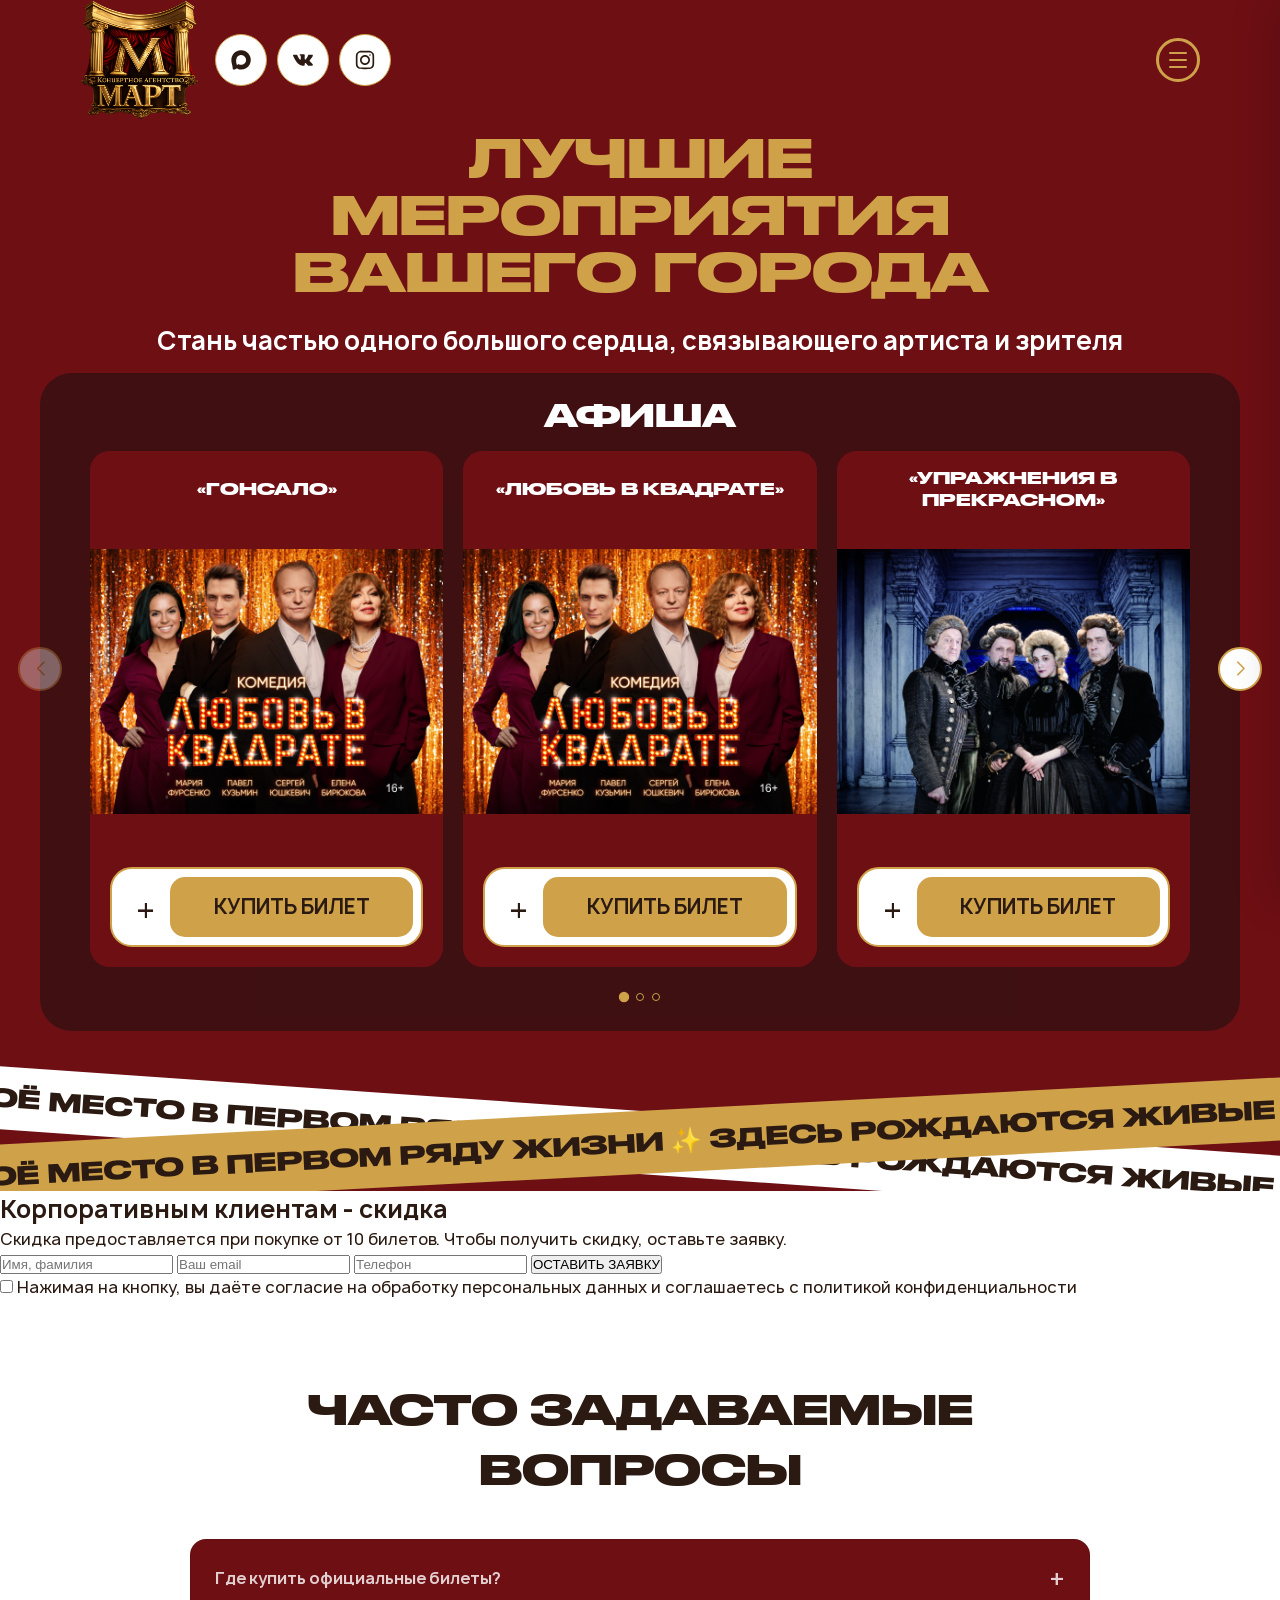
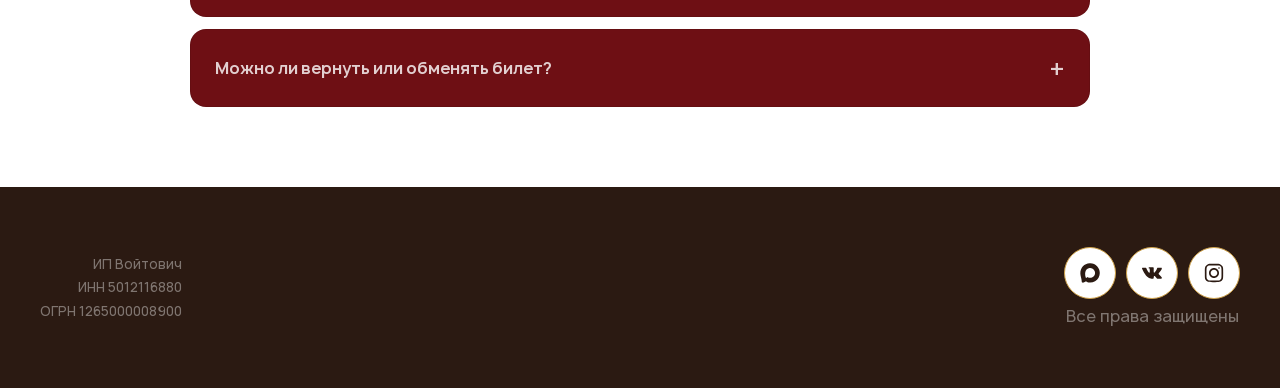
<file: index.html>
<!doctype html>
<html lang="ru">
  <head>
    <meta charset="utf-8" />
    <meta http-equiv="Content-Type" content="text/html; charset=utf-8" />
    <meta name="viewport" content="width=device-width, initial-scale=1.0" />
    <title>Концертное агентство "Март"</title>
    <link rel="shortcut icon" href="img/favicon.png" type="image/x-icon" />

    <!-- Стили -->
    <link
      rel="stylesheet"
      href="https://cdn.jsdelivr.net/npm/swiper@11/swiper-bundle.min.css"
    />
    <link rel="stylesheet" href="css/main.css" />
    <link rel="stylesheet" href="css/responsive.css" />

    <!-- jQuery (нужен для виджета билетов и Tilda-совместимых скриптов) -->
    <script src="js/jquery-1.10.2.min.js" charset="utf-8"></script>
    <script src="https://radario.ru/frontend/src/api/openapi/openapi.js"></script>

    <script>
      radario.Widgets.Afisha({
        params: { textBtnColor: "#FFFFFF" },
        standalone: false,
        createButton: false,
        key: "0749190c0da7c0a8adcceffeaf8fcfb56b714478377da2b",
      });
    </script>

     <link rel="stylesheet" href="//s3.intickets.ru/intickets.min.css" />

    <link
      rel="stylesheet"
      href="//s3.intickets.ru/intickets-button-simple.min.css"
    />

    <script src="//s3.intickets.ru/intickets.js"></script>
  </head>
  <body>
    <!-- ═══════════════════════════════════════════════════
       ШАПКА / НАВИГАЦИЯ
       Блок: page-header
  ═══════════════════════════════════════════════════ -->

    <header class="page-header" id="page-header">
      <nav class="page-nav">
        <!-- Левая колонка: логотип + соцсети -->
        <div class="page-nav__left">
          <a class="page-nav__logo" href="index.html" aria-label="На главную">
            <img
              class="page-nav__logo-img"
              src="img/logo.png"
              alt="Концертное агентство Март"
            />
          </a>
          <div class="hero__socials">
            <a class="hero__social-btn" href="#" aria-label="YouTube">
              <span
                class="hero__social-icon"
                style="--icon: url(&quot;../img/Max.svg&quot;)"
              ></span>
            </a>
            <a class="hero__social-btn" href="#" aria-label="TikTok">
              <span
                class="hero__social-icon"
                style="--icon: url(&quot;../img/vk.svg&quot;)"
              ></span>
            </a>
            <a
              class="hero__social-btn"
              href="https://l.likee.video/p/dLTc2j"
              aria-label="Likee"
            >
              <span
                class="hero__social-icon"
                style="--icon: url(&quot;../img/inst.svg&quot;)"
              ></span>
            </a>
          </div>
        </div>
        <!-- /page-nav__left -->

        <!-- Бургер -->
        <button class="burger" id="burger" aria-label="Меню">
          <span class="burger__line"></span>
          <span class="burger__line"></span>
          <span class="burger__line"></span>
        </button>
        <div class="mobile-menu" id="mobile-menu">
          <button
            class="mobile-menu__close"
            id="mobile-menu-close"
            aria-label="Закрыть"
          >
            ×
          </button>
          <nav class="mobile-menu__nav">
            <a class="mobile-menu__link" href="index.html">Главная</a>
            <a class="mobile-menu__link" href="event.html">Мероприятия</a>
            <a class="mobile-menu__link" href="archive.html">Архив</a>
          </nav>
        </div>
      </nav>

      <!-- Мобильное меню -->
      <div class="mobile-menu__overlay" id="mobile-menu-overlay"></div>
    </header>

    <!-- ═══════════════════════════════════════════════════
       HERO / ГЛАВНЫЙ ЭКРАН
       Блок: hero
  ═══════════════════════════════════════════════════ -->

    <section class="hero" id="hero">
      <div class="hero__bg">
        <video class="hero__bg-video" autoplay muted loop playsinline>
          <source src="img/hr_bg.mp4" type="video/mp4" />
        </video>
        <div class="hero__bg-overlay"></div>
      </div>
      <div class="hero__content">
        <p class="hero__tagline">Лучшие мероприятия вашего города</p>
        <div class="hero__meta">
          <span class="hero__venue"
            >Стань частью одного большого сердца, связывающего артиста и
            зрителя</span
          >
        </div>
        
        <section class="program" id="program">
          <div class="program__inner">
            <h2 class="program__title">Афиша</h2>
            <div class="swiper program-swiper">
              <div class="swiper-wrapper">

<div class="swiper-slide">
                  <div class="program__card">
                    <div class="program__card-info">
                      <p class="program__card-title">«Гонсало»</p>
                    </div>
                    <div
                      class="program__card-photo"
                      style="
                        background-image: url(&quot;img/lubov_v_kvadrate.jpg&quot;);
                      "
                    ></div>
                    <div class="program__card-info">
                      <div class="page-nav__btn-wrapper">
                        <div class="page-nav__btn-bg">
                          <span class="page-nav__btn-icon">+</span>
                          <a
                            class="page-nav__buy-btn"
                             href="https://iframeab-pre12322.intickets.ru/seance/73468919#abiframe"
                            >КУПИТЬ БИЛЕТ</a
                          >
                        </div>
                      </div>
                    </div>
                  </div>
                </div>
                
                <div class="swiper-slide">
                  <div class="program__card">
                    <div class="program__card-info">
                      <p class="program__card-title">«Любовь в квадрате»</p>
                    </div>
                    <div
                      class="program__card-photo"
                      style="
                        background-image: url(&quot;img/lubov_v_kvadrate.jpg&quot;);
                      "
                    ></div>
                    <div class="program__card-info">
                      <div class="page-nav__btn-wrapper">
                        <div class="page-nav__btn-bg">
                          <span class="page-nav__btn-icon">+</span>
                          <a class="page-nav__buy-btn" href="single.html"
                            >КУПИТЬ БИЛЕТ</a
                          >
                        </div>
                        
                        <div class="page-nav__dropdown">
                          <p class="page-nav__dropdown-title">Выберите город</p>
                          <div class="page-nav__dropdown-cities">
                            <a
                              class="page-nav__dropdown-item"
                              href="single.html?city=sochi"
                            >
                              <span class="page-nav__dropdown-item-icon">
                                <svg
                                  xmlns="http://www.w3.org/2000/svg"
                                  viewBox="0 0 24 24"
                                  fill="none"
                                  stroke="currentColor"
                                  stroke-width="2"
                                  stroke-linecap="round"
                                  stroke-linejoin="round"
                                >
                                  <path
                                    d="M12 21s-8-7.5-8-12a8 8 0 1 1 16 0c0 4.5-8 12-8 12z"
                                  />
                                  <circle cx="12" cy="9" r="2.5" />
                                </svg>
                              </span>
                              <span class="page-nav__dropdown-item-name"
                                >Сочи</span
                              >
                              <span class="page-nav__dropdown-item-arrow"
                                >→</span
                              >
                            </a>
                            <a
                              class="page-nav__dropdown-item"
                              href="single.html?city=gelendzhik"
                            >
                              <span class="page-nav__dropdown-item-icon">
                                <svg
                                  xmlns="http://www.w3.org/2000/svg"
                                  viewBox="0 0 24 24"
                                  fill="none"
                                  stroke="currentColor"
                                  stroke-width="2"
                                  stroke-linecap="round"
                                  stroke-linejoin="round"
                                >
                                  <path
                                    d="M12 21s-8-7.5-8-12a8 8 0 1 1 16 0c0 4.5-8 12-8 12z"
                                  />
                                  <circle cx="12" cy="9" r="2.5" />
                                </svg>
                              </span>
                              <span class="page-nav__dropdown-item-name"
                                >Геленджик</span
                              >
                              <span class="page-nav__dropdown-item-arrow"
                                >→</span
                              >
                            </a>
                            <a
                              class="page-nav__dropdown-item"
                              href="single.html?city=novorossiysk"
                            >
                              <span class="page-nav__dropdown-item-icon">
                                <svg
                                  xmlns="http://www.w3.org/2000/svg"
                                  viewBox="0 0 24 24"
                                  fill="none"
                                  stroke="currentColor"
                                  stroke-width="2"
                                  stroke-linecap="round"
                                  stroke-linejoin="round"
                                >
                                  <path
                                    d="M12 21s-8-7.5-8-12a8 8 0 1 1 16 0c0 4.5-8 12-8 12z"
                                  />
                                  <circle cx="12" cy="9" r="2.5" />
                                </svg>
                              </span>
                              <span class="page-nav__dropdown-item-name"
                                >Новороссийск</span
                              >
                              <span class="page-nav__dropdown-item-arrow"
                                >→</span
                              >
                            </a>
                          </div>
                          <p class="page-nav__dropdown-note">
                            Успей купить билеты заранее
                          </p>
                        </div>
                      </div>
                    </div>
                  </div>
                </div>

                <div class="swiper-slide">
                  <div class="program__card">
                    <div class="program__card-info">
                      <p class="program__card-title">
                        «Упражнения в прекрасном»
                      </p>
                    </div>
                    <div
                      class="program__card-photo"
                      style="
                        background-image: url(&quot;img/uptachneniya_v_prekrasnom.jpg&quot;);
                      "
                    ></div>
                    <div class="program__card-info">
                      <div class="page-nav__btn-wrapper">
                        <div class="page-nav__btn-bg">
                          <span class="page-nav__btn-icon">+</span>
                          <a class="page-nav__buy-btn" href="single.html"
                            >КУПИТЬ БИЛЕТ</a
                          >
                        </div>
                        <div class="page-nav__dropdown">
                          <p class="page-nav__dropdown-title">Выберите город</p>
                          <div class="page-nav__dropdown-cities">
                            <a
                              class="page-nav__dropdown-item"
                              href="single_2.html?city=sochi"
                            >
                              <span class="page-nav__dropdown-item-icon">
                                <svg
                                  xmlns="http://www.w3.org/2000/svg"
                                  viewBox="0 0 24 24"
                                  fill="none"
                                  stroke="currentColor"
                                  stroke-width="2"
                                  stroke-linecap="round"
                                  stroke-linejoin="round"
                                >
                                  <path
                                    d="M12 21s-8-7.5-8-12a8 8 0 1 1 16 0c0 4.5-8 12-8 12z"
                                  />
                                  <circle cx="12" cy="9" r="2.5" />
                                </svg>
                              </span>
                              <span class="page-nav__dropdown-item-name"
                                >Сочи</span
                              >
                              <span class="page-nav__dropdown-item-arrow"
                                >→</span
                              >
                            </a>
                          </div>
                          <p class="page-nav__dropdown-note">
                            Успей купить билеты заранее
                          </p>
                        </div>
                      </div>
                    </div>
                  </div>
                </div>

                <div class="swiper-slide">
                  <div class="program__card">
                    <div class="program__card-info">
                      <p class="program__card-title">«Любовь в квадрате»</p>
                    </div>
                    <div
                      class="program__card-photo"
                      style="
                        background-image: url(&quot;img/lubov_v_kvadrate.jpg&quot;);
                      "
                    ></div>
                    <div class="program__card-info">
                      <div class="page-nav__btn-wrapper">
                        <div class="page-nav__btn-bg">
                          <span class="page-nav__btn-icon">+</span>
                          <a class="page-nav__buy-btn" href="single.html"
                            >КУПИТЬ БИЛЕТ</a
                          >
                        </div>
                        
                        <div class="page-nav__dropdown">
                          <p class="page-nav__dropdown-title">Выберите город</p>
                          <div class="page-nav__dropdown-cities">
                            <a
                              class="page-nav__dropdown-item"
                              href="single.html?city=sochi"
                            >
                              <span class="page-nav__dropdown-item-icon">
                                <svg
                                  xmlns="http://www.w3.org/2000/svg"
                                  viewBox="0 0 24 24"
                                  fill="none"
                                  stroke="currentColor"
                                  stroke-width="2"
                                  stroke-linecap="round"
                                  stroke-linejoin="round"
                                >
                                  <path
                                    d="M12 21s-8-7.5-8-12a8 8 0 1 1 16 0c0 4.5-8 12-8 12z"
                                  />
                                  <circle cx="12" cy="9" r="2.5" />
                                </svg>
                              </span>
                              <span class="page-nav__dropdown-item-name"
                                >Сочи</span
                              >
                              <span class="page-nav__dropdown-item-arrow"
                                >→</span
                              >
                            </a>
                            <a
                              class="page-nav__dropdown-item"
                              href="single.html?city=gelendzhik"
                            >
                              <span class="page-nav__dropdown-item-icon">
                                <svg
                                  xmlns="http://www.w3.org/2000/svg"
                                  viewBox="0 0 24 24"
                                  fill="none"
                                  stroke="currentColor"
                                  stroke-width="2"
                                  stroke-linecap="round"
                                  stroke-linejoin="round"
                                >
                                  <path
                                    d="M12 21s-8-7.5-8-12a8 8 0 1 1 16 0c0 4.5-8 12-8 12z"
                                  />
                                  <circle cx="12" cy="9" r="2.5" />
                                </svg>
                              </span>
                              <span class="page-nav__dropdown-item-name"
                                >Геленджик</span
                              >
                              <span class="page-nav__dropdown-item-arrow"
                                >→</span
                              >
                            </a>
                            <a
                              class="page-nav__dropdown-item"
                              href="single.html?city=novorossiysk"
                            >
                              <span class="page-nav__dropdown-item-icon">
                                <svg
                                  xmlns="http://www.w3.org/2000/svg"
                                  viewBox="0 0 24 24"
                                  fill="none"
                                  stroke="currentColor"
                                  stroke-width="2"
                                  stroke-linecap="round"
                                  stroke-linejoin="round"
                                >
                                  <path
                                    d="M12 21s-8-7.5-8-12a8 8 0 1 1 16 0c0 4.5-8 12-8 12z"
                                  />
                                  <circle cx="12" cy="9" r="2.5" />
                                </svg>
                              </span>
                              <span class="page-nav__dropdown-item-name"
                                >Новороссийск</span
                              >
                              <span class="page-nav__dropdown-item-arrow"
                                >→</span
                              >
                            </a>
                          </div>
                          <p class="page-nav__dropdown-note">
                            Успей купить билеты заранее
                          </p>
                        </div>
                      </div>
                    </div>
                  </div>
                </div>

                <div class="swiper-slide">
                  <div class="program__card">
                    <div class="program__card-info">
                      <p class="program__card-title">
                        «Упражнения в прекрасном»
                      </p>
                    </div>
                    <div
                      class="program__card-photo"
                      style="
                        background-image: url(&quot;img/uptachneniya_v_prekrasnom.jpg&quot;);
                      "
                    ></div>
                    <div class="program__card-info">
                      <div class="page-nav__btn-wrapper">
                        <div class="page-nav__btn-bg">
                          <span class="page-nav__btn-icon">+</span>
                          <a class="page-nav__buy-btn" href="single.html"
                            >КУПИТЬ БИЛЕТ</a
                          >
                        </div>
                        <div class="page-nav__dropdown">
                          <p class="page-nav__dropdown-title">Выберите город</p>
                          <div class="page-nav__dropdown-cities">
                            <a
                              class="page-nav__dropdown-item"
                              href="single_2.html?city=sochi"
                            >
                              <span class="page-nav__dropdown-item-icon">
                                <svg
                                  xmlns="http://www.w3.org/2000/svg"
                                  viewBox="0 0 24 24"
                                  fill="none"
                                  stroke="currentColor"
                                  stroke-width="2"
                                  stroke-linecap="round"
                                  stroke-linejoin="round"
                                >
                                  <path
                                    d="M12 21s-8-7.5-8-12a8 8 0 1 1 16 0c0 4.5-8 12-8 12z"
                                  />
                                  <circle cx="12" cy="9" r="2.5" />
                                </svg>
                              </span>
                              <span class="page-nav__dropdown-item-name"
                                >Сочи</span
                              >
                              <span class="page-nav__dropdown-item-arrow"
                                >→</span
                              >
                            </a>
                          </div>
                          <p class="page-nav__dropdown-note">
                            Успей купить билеты заранее
                          </p>
                        </div>
                      </div>
                    </div>
                  </div>
                </div>
              </div>
              <!-- Пагинация -->
              <div class="swiper-pagination program-swiper__pagination"></div>
            </div>
            <!-- Стрелки -->
            <div
              class="swiper-button-prev program-swiper__btn program-swiper__btn--prev"
            ></div>
            <div
              class="swiper-button-next program-swiper__btn program-swiper__btn--next"
            ></div>
          </div>
        </section>
      </div>
      <div class="hero__ticker-wrapper">
        <div class="hero__ticker-track hero__ticker-track--white">
          <div class="hero__ticker-text" id="ticker1">
            Твоё место в первом ряду жизни ✨ Здесь рождаются живые эмоции ❤
            Сцена ждёт. Ты готов? 🎭 Успей купить билеты! 🎫
          </div>
        </div>
        <div class="hero__ticker-track hero__ticker-track--green">
          <div
            class="hero__ticker-text hero__ticker-text--reverse"
            id="ticker2"
          >
            Твоё место в первом ряду жизни ✨ Здесь рождаются живые эмоции ❤
            Сцена ждёт. Ты готов? 🎭 Успей купить билеты! 🎫
          </div>
        </div>
      </div>
    </section>

    <!-- ═══════════════════════════════════════════════════
       АРТИСТЫ
       Блок: artists
  ═══════════════════════════════════════════════════ -->

    <section class="artists" id="artists">
      <div class="artists__inner">
        <h2 class="artists__title">АРТИСТЫ</h2>
        <div class="artists__grid">
          <div class="artists__card">
            <div
              class="artists__card-bg"
              style="background-image: url(&quot;img/program_1.JPG&quot;)"
            ></div>
            <div class="artists__card-info">
              <p class="artists__card-name">Янгер</p>
              <p class="artists__card-desc">Блогер-миллионник, музыкант</p>
            </div>
          </div>

          <div class="artists__card">
            <div
              class="artists__card-bg"
              style="background-image: url(&quot;img/program_2.JPG&quot;)"
            ></div>
            <div class="artists__card-info">
              <p class="artists__card-name">Скоморохова Тая</p>
              <p class="artists__card-desc">Певица, автор хитов</p>
            </div>
          </div>

          <div class="artists__card">
            <div
              class="artists__card-bg"
              style="background-image: url(&quot;img/program_5.JPG&quot;)"
            ></div>
            <div class="artists__card-info">
              <p class="artists__card-name">Быковы Злата и Стёпа</p>
              <p class="artists__card-desc">Семейный дуэт блогеров</p>
            </div>
          </div>

          <div class="artists__card">
            <div
              class="artists__card-bg"
              style="background-image: url(&quot;img/program_2.JPG&quot;)"
            ></div>
            <div class="artists__card-info">
              <p class="artists__card-name">LIDA</p>
              <p class="artists__card-desc">Музыкант, стримерша</p>
            </div>
          </div>

          <div class="artists__card">
            <div
              class="artists__card-bg"
              style="background-image: url(&quot;img/program_4.JPG&quot;)"
            ></div>
            <div class="artists__card-info">
              <p class="artists__card-name">Ксения Дружинина</p>
              <p class="artists__card-desc">Блогер, актриса</p>
            </div>
          </div>
          <div class="artists__card">
            <div
              class="artists__card-bg"
              style="background-image: url(&quot;img/program_1.JPG&quot;)"
            ></div>
            <div class="artists__card-info">
              <p class="artists__card-name">Янгер</p>
              <p class="artists__card-desc">Блогер-миллионник, музыкант</p>
            </div>
          </div>

          <div class="artists__card">
            <div
              class="artists__card-bg"
              style="background-image: url(&quot;img/program_2.JPG&quot;)"
            ></div>
            <div class="artists__card-info">
              <p class="artists__card-name">Скоморохова Тая</p>
              <p class="artists__card-desc">Певица, автор хитов</p>
            </div>
          </div>

          <div class="artists__card">
            <div
              class="artists__card-bg"
              style="background-image: url(&quot;img/program_5.JPG&quot;)"
            ></div>
            <div class="artists__card-info">
              <p class="artists__card-name">Быковы Злата и Стёпа</p>
              <p class="artists__card-desc">Семейный дуэт блогеров</p>
            </div>
          </div>

          <div class="artists__card">
            <div
              class="artists__card-bg"
              style="background-image: url(&quot;img/program_2.JPG&quot;)"
            ></div>
            <div class="artists__card-info">
              <p class="artists__card-name">LIDA</p>
              <p class="artists__card-desc">Музыкант, стримерша</p>
            </div>
          </div>

          <div class="artists__card">
            <div
              class="artists__card-bg"
              style="background-image: url(&quot;img/program_4.JPG&quot;)"
            ></div>
            <div class="artists__card-info">
              <p class="artists__card-name">Ксения Дружинина</p>
              <p class="artists__card-desc">Блогер, актриса</p>
            </div>
          </div>
        </div>
      </div>
    </section>

    <!-- ═══════════════════════════════════════════════════
       Форма заявок
       Блок: corporate
  ═══════════════════════════════════════════════════ -->
    <section class="corporate" id="corporate">
      <div class="corporate__inner">
        <h2 class="corporate__title">
          Корпоративным клиентам -
          <span class="corporate__title-accent">скидка</span>
        </h2>
        <p class="corporate__desc">
          Скидка предоставляется при покупке от 10 билетов. Чтобы получить
          скидку, оставьте заявку.
        </p>
        <form class="corporate__form" id="corporate-form">
          <div class="corporate__form-fields">
            <input
              class="corporate__input"
              type="text"
              name="name"
              placeholder="Имя, фамилия"
              required
            />
            <input
              class="corporate__input"
              type="email"
              name="email"
              placeholder="Ваш email"
              required
            />
            <input
              class="corporate__input"
              type="tel"
              name="phone"
              placeholder="Телефон"
              required
            />
            <button class="corporate__btn" type="submit">
              ОСТАВИТЬ ЗАЯВКУ
            </button>
          </div>
          <label class="corporate__acceptance">
            <input
              class="corporate__checkbox"
              type="checkbox"
              name="acceptance"
              required
            />
            <span class="corporate__acceptance-text">
              Нажимая на кнопку, вы даёте согласие на
              <a class="corporate__acceptance-link" href="#"
                >обработку персональных данных</a
              >
              и соглашаетесь с
              <a class="corporate__acceptance-link" href="#"
                >политикой конфиденциальности</a
              >
            </span>
          </label>
        </form>
      </div>
    </section>

    <!-- ═══════════════════════════════════════════════════
       ЧАСТО ЗАДАВАЕМЫЕ ВОПРОСЫ
       Блок: faq
  ═══════════════════════════════════════════════════ -->

    <section class="faq" id="faq">
      <div class="faq__inner">
        <h2 class="faq__title">ЧАСТО ЗАДАВАЕМЫЕ ВОПРОСЫ</h2>
        <div class="faq__list">
          <details class="faq__item">
            <summary class="faq__question">
              Где купить официальные билеты?
            </summary>
            <div class="faq__answer">
              <p>
                Официальные билеты доступны на сайте мероприятия через виджет
                оператора RADARIO. Подробная информация о платежной системе по
                <a href="https://business.radario.ru/support" class="faq__link"
                  >ссылке.</a
                >
              </p>
            </div>
          </details>
          <details class="faq__item">
            <summary class="faq__question">
              Можно ли вернуть или обменять билет?
            </summary>
            <div class="faq__answer">
              <p>
                Условия возврата и обмена указаны в договоре оферты.
                Ознакомьтесь с
                <a href="https://business.radario.ru/support" class="faq__link"
                  >правилами</a
                >
                на сайте оператора продажи.
              </p>
            </div>
          </details>
        </div>
      </div>
    </section>
    <!-- ═══════════════════════════════════════════════════
       ФУТЕР
       Блок: page-footer
  ═══════════════════════════════════════════════════ -->

    <footer class="page-footer" id="page-footer">
      <div class="page-footer__inner">
        <div class="page-footer__requisites">
          <p class="page-footer__requisite">ИП Войтович</p>
          <p class="page-footer__requisite">ИНН 5012116880</p>
          <p class="page-footer__requisite">ОГРН 1265000008900</p>
        </div>
        <div class="page-footer__brand">
          <div class="hero__socials">
            <a class="hero__social-btn" href="#" aria-label="YouTube">
              <span
                class="hero__social-icon"
                style="--icon: url(&quot;../img/Max.svg&quot;)"
              ></span>
            </a>
            <a class="hero__social-btn" href="#" aria-label="TikTok">
              <span
                class="hero__social-icon"
                style="--icon: url(&quot;../img/vk.svg&quot;)"
              ></span>
            </a>
            <a
              class="hero__social-btn"
              href="https://l.likee.video/p/dLTc2j"
              aria-label="Likee"
            >
              <span
                class="hero__social-icon"
                style="--icon: url(&quot;../img/inst.svg&quot;)"
              ></span>
            </a>
          </div>
          Все права защищены
        </div>
      </div>
    </footer>

    <!-- ═══════════════════════════════════════════════════
       СКРИПТЫ
  ═══════════════════════════════════════════════════ -->

    <!-- Smooth Scroll -->
    <script src="js/SmoothScroll.min.js"></script>
    <script>
      SmoothScroll({
        animationTime: 800,
        stepSize: 75,
        accelerationDelta: 30,
        accelerationMax: 2,
        keyboardSupport: true,
        arrowScroll: 50,
        pulseAlgorithm: true,
        pulseScale: 4,
        pulseNormalize: 1,
        touchpadSupport: true,
      });
    </script>

    <!-- Основной JS Концертное агентство "Март" -->
    <script src="https://cdn.jsdelivr.net/npm/swiper@11/swiper-bundle.min.js"></script>
    <script src="js/burger.js"></script>
    <script src="js/swiper.js"></script>
    <script src="js/main.js"></script>
  </body>
</html>
</file>
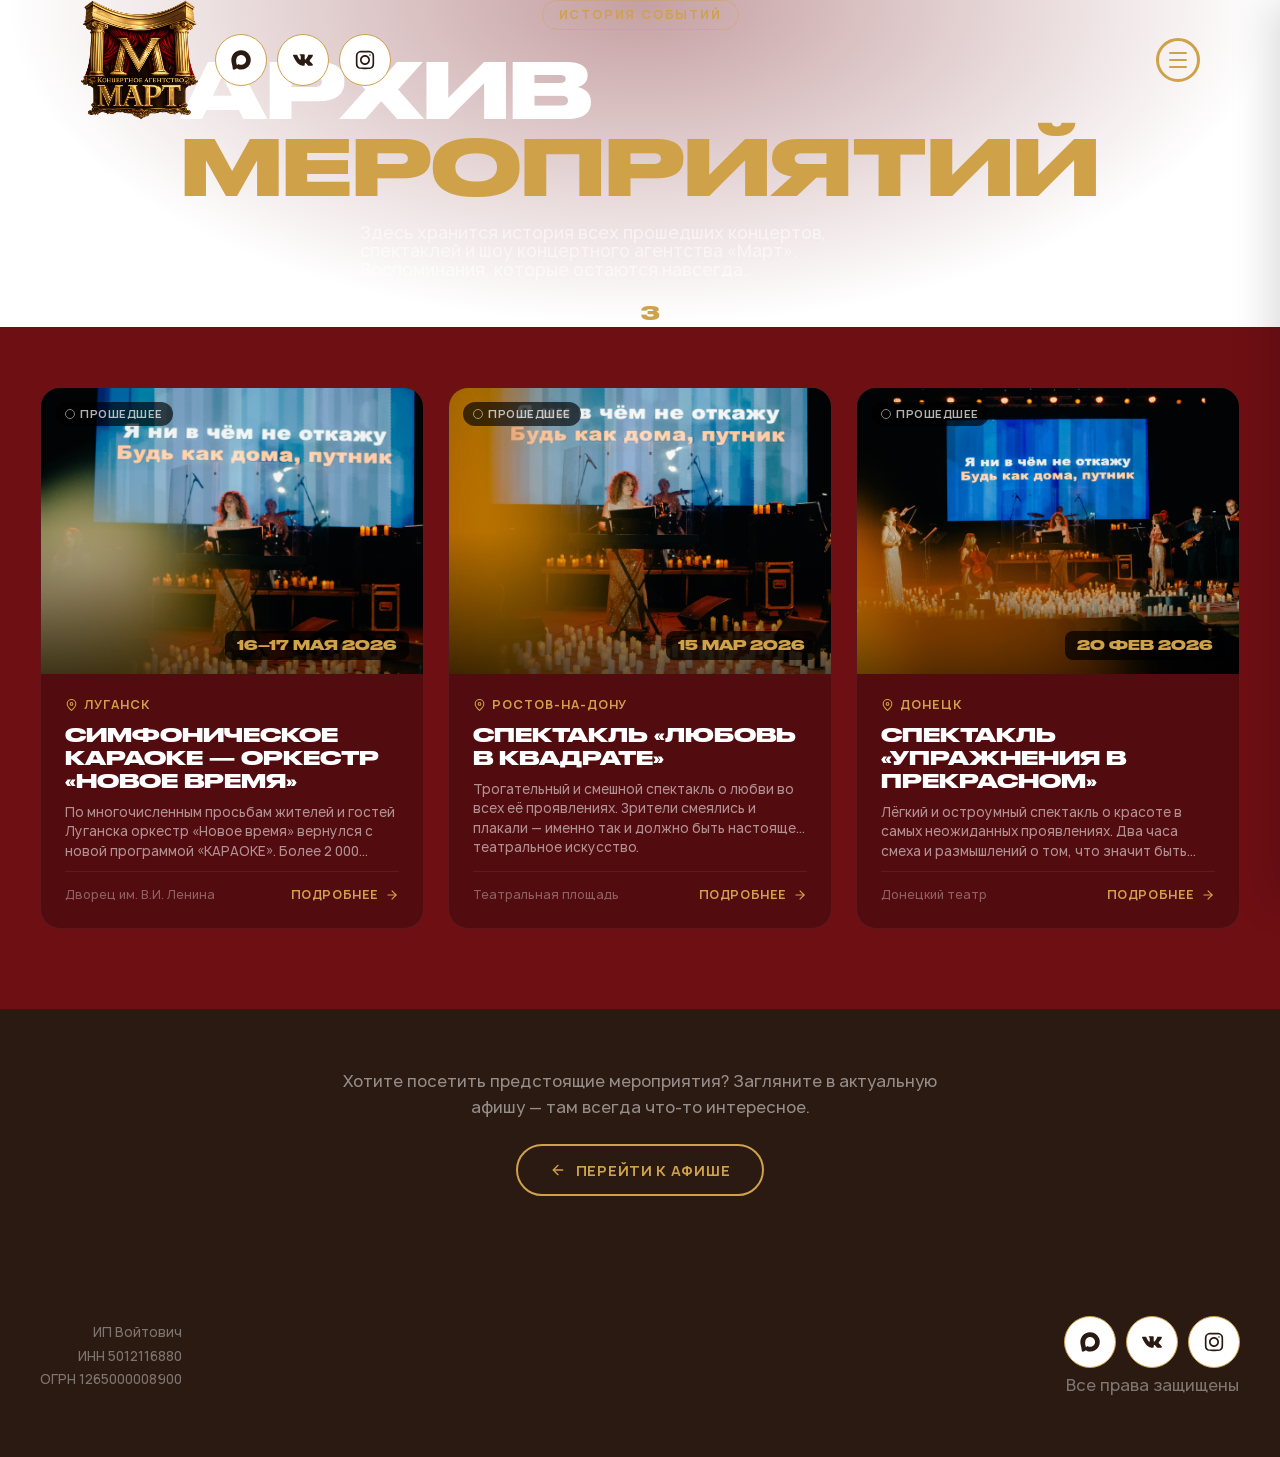
<file: archive.html>
<!doctype html>
<html lang="ru">
  <head>
    <meta charset="utf-8" />
    <meta http-equiv="Content-Type" content="text/html; charset=utf-8" />
    <meta name="viewport" content="width=device-width, initial-scale=1.0" />
    <title>Концертное агентство "Март"</title>
    <link rel="shortcut icon" href="img/favicon.png" type="image/x-icon" />

    <!-- Стили -->
    <link rel="stylesheet" href="css/main.css" />
    <link rel="stylesheet" href="css/archive.css" />
    <link rel="stylesheet" href="css/responsive.css" />

    <!-- jQuery (нужен для виджета билетов и Tilda-совместимых скриптов) -->
    <script src="js/jquery-1.10.2.min.js" charset="utf-8"></script>
    <script src="https://radario.ru/frontend/src/api/openapi/openapi.js"></script>
    <script>
      radario.Widgets.Afisha({
        params: { textBtnColor: "#FFFFFF" },
        standalone: false,
        createButton: false,
        key: "0749190c0da7c0a8adcceffeaf8fcfb56b714478377da2b",
      });
    </script>
  </head>
  <body>
    <!-- ═══════════════════════════════════════════════════
       ШАПКА / НАВИГАЦИЯ
       Блок: page-header
  ═══════════════════════════════════════════════════ -->

    <header class="page-header" id="page-header">
      <nav class="page-nav">
        <!-- Левая колонка: логотип + соцсети -->
        <div class="page-nav__left">
          <a class="page-nav__logo" href="index.html" aria-label="На главную">
            <img
              class="page-nav__logo-img"
              src="img/logo.png"
              alt="Концертное агентство Март"
            />
          </a>
          <div class="hero__socials">
            <a class="hero__social-btn" href="#" aria-label="YouTube">
              <span
                class="hero__social-icon"
                style="--icon: url(&quot;../img/Max.svg&quot;)"
              ></span>
            </a>
            <a class="hero__social-btn" href="#" aria-label="TikTok">
              <span
                class="hero__social-icon"
                style="--icon: url(&quot;../img/vk.svg&quot;)"
              ></span>
            </a>
            <a
              class="hero__social-btn"
              href="https://l.likee.video/p/dLTc2j"
              aria-label="Likee"
            >
              <span
                class="hero__social-icon"
                style="--icon: url(&quot;../img/inst.svg&quot;)"
              ></span>
            </a>
          </div>
        </div>
        <!-- /page-nav__left -->

        <!-- Бургер -->
        <button class="burger" id="burger" aria-label="Меню">
          <span class="burger__line"></span>
          <span class="burger__line"></span>
          <span class="burger__line"></span>
        </button>
        <div class="mobile-menu" id="mobile-menu">
          <button
            class="mobile-menu__close"
            id="mobile-menu-close"
            aria-label="Закрыть"
          >
            ×
          </button>
          <nav class="mobile-menu__nav">
            <a class="mobile-menu__link" href="index.html">Главная</a>
            <a class="mobile-menu__link" href="event.html">Мероприятия</a>
            <a class="mobile-menu__link" href="archive.html">Архив</a>
          </nav>
        </div>
      </nav>

      <!-- Мобильное меню -->
      <div class="mobile-menu__overlay" id="mobile-menu-overlay"></div>
    </header>

    <!-- ═══════════════════════════════════════════
       HERO
  ═══════════════════════════════════════════ -->
    <section class="archive-hero">
      <div class="archive-hero__inner">
        <span class="archive-hero__label">История событий</span>
        <h1 class="archive-hero__title">Архив <span>мероприятий</span></h1>
        <p class="archive-hero__desc">
          Здесь хранится история всех прошедших концертов, спектаклей и шоу
          концертного агентства «Март». Воспоминания, которые остаются навсегда.
        </p>
        <p class="archive-hero__count">
          Всего в архиве: <span>3</span> мероприятия
        </p>
      </div>
    </section>

    <!-- ═══════════════════════════════════════════
       СЕТКА КАРТОЧЕК АРХИВА
  ═══════════════════════════════════════════ -->
    <section class="archive-grid-section">
      <div class="archive-grid-section__inner">
        <div class="archive-grid">
          <!--
          ════════════════════════════════════════════
          КАРТОЧКА АРХИВА
          ════════════════════════════════════════════
          При натяжке на WordPress каждая карточка
          генерируется через шаблон WP_Query из записей
          где ACF поле is_archived = true.
          Данные подтягиваются из полей записи:
          - Фото: get_the_post_thumbnail_url()
          - Название: get_the_title()
          - Описание: get_the_excerpt()
          - Город: get_field('city')
          - Дата: get_field('event_date')
          - Площадка: get_field('venue')
          - Ссылка: get_permalink()
          ════════════════════════════════════════════
        -->

          <!-- Карточка 1 -->
          <article class="archive-card">
            <div
              class="archive-card__photo"
              style="background-image: url(&quot;img/program_5.JPG&quot;)"
            >
              <div class="archive-card__photo-overlay"></div>
              <span class="archive-card__badge">Прошедшее</span>
              <span class="archive-card__date-badge">16–17 МАЯ 2026</span>
            </div>
            <div class="archive-card__body">
              <p class="archive-card__city">
                <svg
                  xmlns="http://www.w3.org/2000/svg"
                  viewBox="0 0 24 24"
                  fill="none"
                  stroke="currentColor"
                  stroke-width="2"
                  stroke-linecap="round"
                  stroke-linejoin="round"
                >
                  <path
                    d="M12 21s-8-7.5-8-12a8 8 0 1 1 16 0c0 4.5-8 12-8 12z"
                  />
                  <circle cx="12" cy="9" r="2.5" />
                </svg>
                Луганск
              </p>
              <h2 class="archive-card__title">
                Симфоническое Караоке — Оркестр «Новое время»
              </h2>
              <p class="archive-card__desc">
                По многочисленным просьбам жителей и гостей Луганска оркестр
                «Новое время» вернулся с новой программой «КАРАОКЕ». Более 2 000
                свечей, живой оркестр и любимые хиты — незабываемый вечер.
              </p>
              <div class="archive-card__meta">
                <span class="archive-card__venue">Дворец им. В.И. Ленина</span>
                <a class="archive-card__link" href="single.html?city=lugansk">
                  Подробнее
                  <svg
                    xmlns="http://www.w3.org/2000/svg"
                    viewBox="0 0 24 24"
                    fill="none"
                    stroke="currentColor"
                    stroke-width="2"
                    stroke-linecap="round"
                    stroke-linejoin="round"
                  >
                    <line x1="5" y1="12" x2="19" y2="12" />
                    <polyline points="12 5 19 12 12 19" />
                  </svg>
                </a>
              </div>
            </div>
          </article>

          <!-- Карточка 2 -->
          <article class="archive-card">
            <div
              class="archive-card__photo"
              style="background-image: url(&quot;img/program_1.JPG&quot;)"
            >
              <div class="archive-card__photo-overlay"></div>
              <span class="archive-card__badge">Прошедшее</span>
              <span class="archive-card__date-badge">15 МАР 2026</span>
            </div>
            <div class="archive-card__body">
              <p class="archive-card__city">
                <svg
                  xmlns="http://www.w3.org/2000/svg"
                  viewBox="0 0 24 24"
                  fill="none"
                  stroke="currentColor"
                  stroke-width="2"
                  stroke-linecap="round"
                  stroke-linejoin="round"
                >
                  <path
                    d="M12 21s-8-7.5-8-12a8 8 0 1 1 16 0c0 4.5-8 12-8 12z"
                  />
                  <circle cx="12" cy="9" r="2.5" />
                </svg>
                Ростов-на-Дону
              </p>
              <h2 class="archive-card__title">Спектакль «Любовь в квадрате»</h2>
              <p class="archive-card__desc">
                Трогательный и смешной спектакль о любви во всех её проявлениях.
                Зрители смеялись и плакали — именно так и должно быть настоящее
                театральное искусство.
              </p>
              <div class="archive-card__meta">
                <span class="archive-card__venue">Театральная площадь</span>
                <a class="archive-card__link" href="single.html">
                  Подробнее
                  <svg
                    xmlns="http://www.w3.org/2000/svg"
                    viewBox="0 0 24 24"
                    fill="none"
                    stroke="currentColor"
                    stroke-width="2"
                    stroke-linecap="round"
                    stroke-linejoin="round"
                  >
                    <line x1="5" y1="12" x2="19" y2="12" />
                    <polyline points="12 5 19 12 12 19" />
                  </svg>
                </a>
              </div>
            </div>
          </article>

          <!-- Карточка 3 -->
          <article class="archive-card">
            <div
              class="archive-card__photo"
              style="background-image: url(&quot;img/program_2.JPG&quot;)"
            >
              <div class="archive-card__photo-overlay"></div>
              <span class="archive-card__badge">Прошедшее</span>
              <span class="archive-card__date-badge">20 ФЕВ 2026</span>
            </div>
            <div class="archive-card__body">
              <p class="archive-card__city">
                <svg
                  xmlns="http://www.w3.org/2000/svg"
                  viewBox="0 0 24 24"
                  fill="none"
                  stroke="currentColor"
                  stroke-width="2"
                  stroke-linecap="round"
                  stroke-linejoin="round"
                >
                  <path
                    d="M12 21s-8-7.5-8-12a8 8 0 1 1 16 0c0 4.5-8 12-8 12z"
                  />
                  <circle cx="12" cy="9" r="2.5" />
                </svg>
                Донецк
              </p>
              <h2 class="archive-card__title">
                Спектакль «Упражнения в прекрасном»
              </h2>
              <p class="archive-card__desc">
                Лёгкий и остроумный спектакль о красоте в самых неожиданных
                проявлениях. Два часа смеха и размышлений о том, что значит быть
                собой.
              </p>
              <div class="archive-card__meta">
                <span class="archive-card__venue">Донецкий театр</span>
                <a class="archive-card__link" href="single.html">
                  Подробнее
                  <svg
                    xmlns="http://www.w3.org/2000/svg"
                    viewBox="0 0 24 24"
                    fill="none"
                    stroke="currentColor"
                    stroke-width="2"
                    stroke-linecap="round"
                    stroke-linejoin="round"
                  >
                    <line x1="5" y1="12" x2="19" y2="12" />
                    <polyline points="12 5 19 12 12 19" />
                  </svg>
                </a>
              </div>
            </div>
          </article>
        </div>

        <!-- Пустое состояние (показывается если нет карточек) -->
        <div class="archive-empty">
          <div class="archive-empty__icon">📭</div>
          <p class="archive-empty__text">В архиве пока нет мероприятий</p>
        </div>
      </div>
    </section>

    <!-- ═══════════════════════════════════════════
       CTA — вернуться к афише
  ═══════════════════════════════════════════ -->
    <section class="archive-cta">
      <div class="archive-cta__inner">
        <p class="archive-cta__text">
          Хотите посетить предстоящие мероприятия? Загляните в актуальную афишу
          — там всегда что-то интересное.
        </p>
        <a class="archive-cta__btn" href="index.html">
          <svg
            xmlns="http://www.w3.org/2000/svg"
            viewBox="0 0 24 24"
            fill="none"
            stroke="currentColor"
            stroke-width="2"
            stroke-linecap="round"
            stroke-linejoin="round"
          >
            <line x1="19" y1="12" x2="5" y2="12" />
            <polyline points="12 19 5 12 12 5" />
          </svg>
          Перейти к афише
        </a>
      </div>
    </section>

    <!-- ═══════════════════════════════════════════════════
       ФУТЕР
       Блок: page-footer
  ═══════════════════════════════════════════════════ -->

    <footer class="page-footer" id="page-footer">
      <div class="page-footer__inner">
        <div class="page-footer__requisites">
          <p class="page-footer__requisite">ИП Войтович</p>
          <p class="page-footer__requisite">ИНН 5012116880</p>
          <p class="page-footer__requisite">ОГРН 1265000008900</p>
        </div>
        <div class="page-footer__brand">
          <div class="hero__socials">
            <a class="hero__social-btn" href="#" aria-label="YouTube">
              <span
                class="hero__social-icon"
                style="--icon: url(&quot;../img/Max.svg&quot;)"
              ></span>
            </a>
            <a class="hero__social-btn" href="#" aria-label="TikTok">
              <span
                class="hero__social-icon"
                style="--icon: url(&quot;../img/vk.svg&quot;)"
              ></span>
            </a>
            <a
              class="hero__social-btn"
              href="https://l.likee.video/p/dLTc2j"
              aria-label="Likee"
            >
              <span
                class="hero__social-icon"
                style="--icon: url(&quot;../img/inst.svg&quot;)"
              ></span>
            </a>
          </div>
          Все права защищены
        </div>
      </div>
    </footer>

    <!-- ═══════════════════════════════════════════════════
       СКРИПТЫ
  ═══════════════════════════════════════════════════ -->

    <!-- Smooth Scroll -->
    <script src="js/SmoothScroll.min.js"></script>
    <script>
      SmoothScroll({
        animationTime: 800,
        stepSize: 75,
        accelerationDelta: 30,
        accelerationMax: 2,
        keyboardSupport: true,
        arrowScroll: 50,
        pulseAlgorithm: true,
        pulseScale: 4,
        pulseNormalize: 1,
        touchpadSupport: true,
      });
    </script>

    <!-- Основной JS Концертное агентство "Март" -->
    <script src="js/main.js"></script>
    <script src="js/burger.js"></script>
    <script src="js/archive.js"></script>
  </body>
</html>
</file>
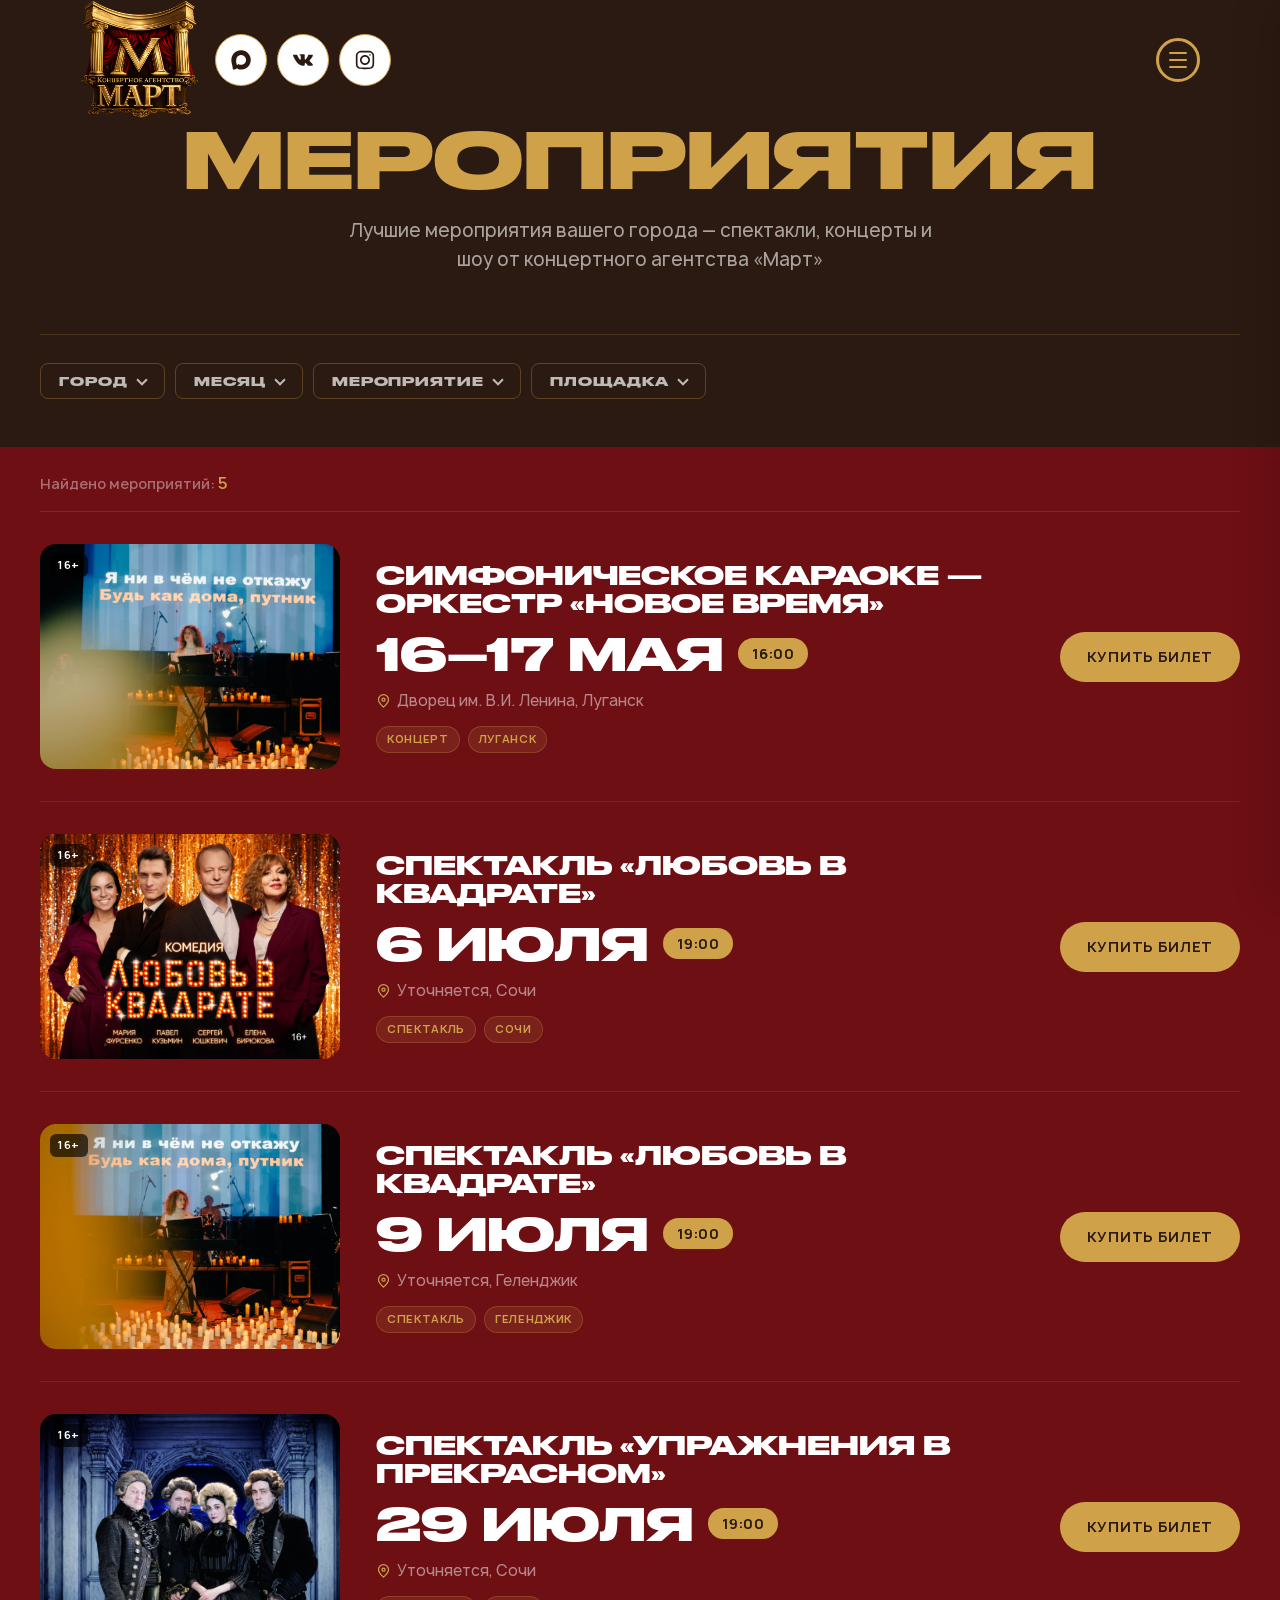
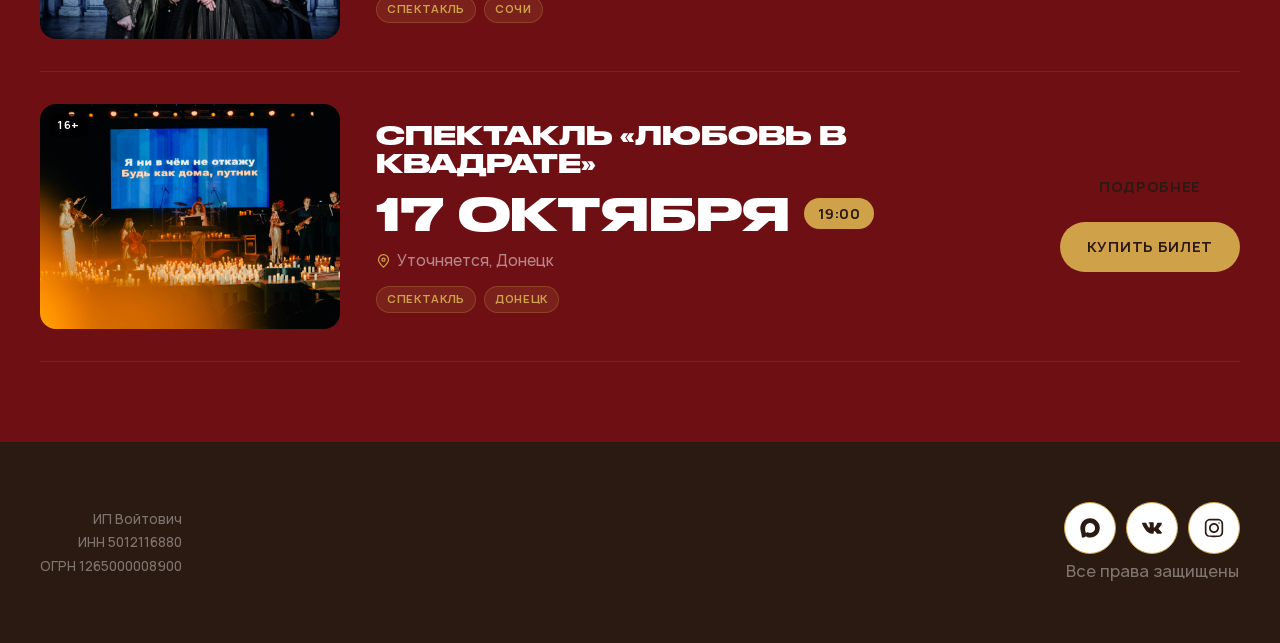
<file: event.html>
<!doctype html>
<html lang="ru">
  <head>
    <meta charset="utf-8" />
    <meta http-equiv="Content-Type" content="text/html; charset=utf-8" />
    <meta name="viewport" content="width=device-width, initial-scale=1.0" />
    <title>Концертное агентство "Март"</title>
    <link rel="shortcut icon" href="img/favicon.png" type="image/x-icon" />

    <!-- Стили -->
    <link rel="stylesheet" href="css/main.css" />
    <link rel="stylesheet" href="css/event.css" />
    <link rel="stylesheet" href="css/responsive.css" />

    <!-- jQuery (нужен для виджета билетов и Tilda-совместимых скриптов) -->
    <script src="js/jquery-1.10.2.min.js" charset="utf-8"></script>
    <script src="https://radario.ru/frontend/src/api/openapi/openapi.js"></script>
    <script>
      radario.Widgets.Afisha({
        params: { textBtnColor: "#FFFFFF" },
        standalone: false,
        createButton: false,
        key: "0749190c0da7c0a8adcceffeaf8fcfb56b714478377da2b",
      });
    </script>
  </head>
  <body>
    <!-- ═══════════════════════════════════════════════════
       ШАПКА / НАВИГАЦИЯ
       Блок: page-header
  ═══════════════════════════════════════════════════ -->

    <header class="page-header" id="page-header">
      <nav class="page-nav">
        <!-- Левая колонка: логотип + соцсети -->
        <div class="page-nav__left">
          <a class="page-nav__logo" href="index.html" aria-label="На главную">
            <img
              class="page-nav__logo-img"
              src="img/logo.png"
              alt="Концертное агентство Март"
            />
          </a>
          <div class="hero__socials">
            <a class="hero__social-btn" href="#" aria-label="YouTube">
              <span
                class="hero__social-icon"
                style="--icon: url(&quot;../img/Max.svg&quot;)"
              ></span>
            </a>
            <a class="hero__social-btn" href="#" aria-label="TikTok">
              <span
                class="hero__social-icon"
                style="--icon: url(&quot;../img/vk.svg&quot;)"
              ></span>
            </a>
            <a
              class="hero__social-btn"
              href="https://l.likee.video/p/dLTc2j"
              aria-label="Likee"
            >
              <span
                class="hero__social-icon"
                style="--icon: url(&quot;../img/inst.svg&quot;)"
              ></span>
            </a>
          </div>
        </div>
        <!-- /page-nav__left -->

        <!-- Бургер -->
        <button class="burger" id="burger" aria-label="Меню">
          <span class="burger__line"></span>
          <span class="burger__line"></span>
          <span class="burger__line"></span>
        </button>
        <div class="mobile-menu" id="mobile-menu">
          <button
            class="mobile-menu__close"
            id="mobile-menu-close"
            aria-label="Закрыть"
          >
            ×
          </button>
          <nav class="mobile-menu__nav">
            <a class="mobile-menu__link" href="index.html">Главная</a>
            <a class="mobile-menu__link" href="event.html">Мероприятия</a>
            <a class="mobile-menu__link" href="archive.html">Архив</a>
          </nav>
        </div>
      </nav>

      <!-- Мобильное меню -->
      <div class="mobile-menu__overlay" id="mobile-menu-overlay"></div>
    </header>
    <!-- ═══════════════════════════════════════════
       HERO
  ═══════════════════════════════════════════ -->
    <section class="events-hero">
      <div class="events-hero__inner">
        <h1 class="events-hero__title">МЕРОПРИЯТИЯ</h1>
        <p class="events-hero__subtitle">
          Лучшие мероприятия вашего города — спектакли, концерты и шоу от
          концертного агентства «Март»
        </p>
      </div>
    </section>

    <!-- ═══════════════════════════════════════════
       ФИЛЬТРЫ
  ═══════════════════════════════════════════ -->
    <div class="events-filters" id="events-filters">
      <div class="events-filters__inner">
        <div class="events-filters__row">
          <div class="events-filter" data-filter="city" data-label="Город">
            <button class="events-filter__btn" type="button">
              ГОРОД
              <span class="events-filter__arrow"></span>
            </button>
            <div class="events-filter__dropdown">
              <div class="events-filter__option" data-value="lugansk">
                Луганск
              </div>
              <div class="events-filter__option" data-value="sochi">Сочи</div>
              <div class="events-filter__option" data-value="gelendzhik">
                Геленджик
              </div>
              <div class="events-filter__option" data-value="novorossiysk">
                Новороссийск
              </div>
              <div class="events-filter__option" data-value="donetsk">
                Донецк
              </div>
            </div>
          </div>

          <div class="events-filter" data-filter="month" data-label="Месяц">
            <button class="events-filter__btn" type="button">
              МЕСЯЦ
              <span class="events-filter__arrow"></span>
            </button>
            <div class="events-filter__dropdown">
              <div class="events-filter__option" data-value="05">Май</div>
              <div class="events-filter__option" data-value="07">Июль</div>
              <div class="events-filter__option" data-value="10">Октябрь</div>
            </div>
          </div>

          <div
            class="events-filter"
            data-filter="event"
            data-label="Мероприятие"
          >
            <button class="events-filter__btn" type="button">
              МЕРОПРИЯТИЕ
              <span class="events-filter__arrow"></span>
            </button>
            <div class="events-filter__dropdown">
              <div class="events-filter__option" data-value="karaoke">
                Симфоническое Караоке
              </div>
              <div class="events-filter__option" data-value="lyubov">
                Любовь в квадрате
              </div>
              <div class="events-filter__option" data-value="uprazhneniya">
                Упражнения в прекрасном
              </div>
            </div>
          </div>

          <div class="events-filter" data-filter="venue" data-label="Площадка">
            <button class="events-filter__btn" type="button">
              ПЛОЩАДКА
              <span class="events-filter__arrow"></span>
            </button>
            <div class="events-filter__dropdown">
              <div class="events-filter__option" data-value="dvorets">
                Дворец им. В.И. Ленина
              </div>
              <div class="events-filter__option" data-value="other">
                Уточняется
              </div>
            </div>
          </div>

          <!-- Кнопка очистки всех фильтров (скрыта по умолчанию через JS) -->
          <button class="events-filters__clear-all" type="button">
            <svg
              xmlns="http://www.w3.org/2000/svg"
              viewBox="0 0 24 24"
              fill="none"
              stroke="currentColor"
              stroke-width="2.5"
              stroke-linecap="round"
              stroke-linejoin="round"
            >
              <line x1="18" y1="6" x2="6" y2="18" />
              <line x1="6" y1="6" x2="18" y2="18" />
            </svg>
            Очистить фильтры
          </button>
        </div>
      </div>
    </div>

    <!-- ═══════════════════════════════════════════
       СПИСОК МЕРОПРИЯТИЙ
  ═══════════════════════════════════════════ -->
    <section class="events-list">
      <div class="events-list__inner">
        <p class="events-list__count">Найдено мероприятий: <span>5</span></p>

        <!-- ── Карточка 1: Симфоническое Караоке, Луганск ── -->
        <article
          class="event-card"
          data-city="lugansk"
          data-month="05"
          data-event="karaoke"
          data-venue="dvorets"
          data-hidden="false"
        >
          <div
            class="event-card__photo"
            style="background-image: url(&quot;img/program_5.JPG&quot;)"
            role="img"
            aria-label="Симфоническое Караоке"
          >
            <span class="event-card__age">16+</span>
          </div>

          <div class="event-card__body">
            <h2 class="event-card__title">
              Симфоническое Караоке — Оркестр «Новое время»
            </h2>
            <div class="event-card__date-row">
              <span class="event-card__date">16–17 МАЯ</span>
              <span class="event-card__time">16:00</span>
            </div>
            <p class="event-card__meta">
              <svg
                xmlns="http://www.w3.org/2000/svg"
                viewBox="0 0 24 24"
                fill="none"
                stroke="currentColor"
                stroke-width="2"
                stroke-linecap="round"
                stroke-linejoin="round"
              >
                <path d="M12 21s-8-7.5-8-12a8 8 0 1 1 16 0c0 4.5-8 12-8 12z" />
                <circle cx="12" cy="9" r="2.5" />
              </svg>
              Дворец им. В.И. Ленина, Луганск
            </p>
            <div class="event-card__tags">
              <span class="event-card__tag">Концерт</span>
              <span class="event-card__tag">Луганск</span>
            </div>
          </div>

          <div class="event-card__actions">
            <a
              class="event-card__btn event-card__btn--primary"
              href="#afisha/0749190c0da7c0a8adcceffeaf8fcfb56b714478377da2b"
              >Купить билет</a
            >
          </div>
        </article>

        <!-- ── Карточка 2: Любовь в квадрате, Сочи ── -->
        <article
          class="event-card"
          data-city="sochi"
          data-month="07"
          data-event="lyubov"
          data-venue="other"
          data-hidden="false"
        >
          <div
            class="event-card__photo"
            style="background-image: url(&quot;img/lubov_v_kvadrate.jpg&quot;)"
            role="img"
            aria-label="Любовь в квадрате"
          >
            <span class="event-card__age">16+</span>
          </div>

          <div class="event-card__body">
            <h2 class="event-card__title">Спектакль «Любовь в квадрате»</h2>
            <div class="event-card__date-row">
              <span class="event-card__date">6 ИЮЛЯ</span>
              <span class="event-card__time">19:00</span>
            </div>
            <p class="event-card__meta">
              <svg
                xmlns="http://www.w3.org/2000/svg"
                viewBox="0 0 24 24"
                fill="none"
                stroke="currentColor"
                stroke-width="2"
                stroke-linecap="round"
                stroke-linejoin="round"
              >
                <path d="M12 21s-8-7.5-8-12a8 8 0 1 1 16 0c0 4.5-8 12-8 12z" />
                <circle cx="12" cy="9" r="2.5" />
              </svg>
              Уточняется, Сочи
            </p>
            <div class="event-card__tags">
              <span class="event-card__tag">Спектакль</span>
              <span class="event-card__tag">Сочи</span>
            </div>
          </div>

          <div class="event-card__actions">
            <a
              class="event-card__btn event-card__btn--primary"
              href="#afisha/0749190c0da7c0a8adcceffeaf8fcfb56b714478377da2b"
              >Купить билет</a
            >
          </div>
        </article>

        <!-- ── Карточка 3: Любовь в квадрате, Геленджик ── -->
        <article
          class="event-card"
          data-city="gelendzhik"
          data-month="07"
          data-event="lyubov"
          data-venue="other"
          data-hidden="false"
        >
          <div
            class="event-card__photo"
            style="background-image: url(&quot;img/program_1.JPG&quot;)"
            role="img"
            aria-label="Любовь в квадрате Геленджик"
          >
            <span class="event-card__age">16+</span>
          </div>

          <div class="event-card__body">
            <h2 class="event-card__title">Спектакль «Любовь в квадрате»</h2>
            <div class="event-card__date-row">
              <span class="event-card__date">9 ИЮЛЯ</span>
              <span class="event-card__time">19:00</span>
            </div>
            <p class="event-card__meta">
              <svg
                xmlns="http://www.w3.org/2000/svg"
                viewBox="0 0 24 24"
                fill="none"
                stroke="currentColor"
                stroke-width="2"
                stroke-linecap="round"
                stroke-linejoin="round"
              >
                <path d="M12 21s-8-7.5-8-12a8 8 0 1 1 16 0c0 4.5-8 12-8 12z" />
                <circle cx="12" cy="9" r="2.5" />
              </svg>
              Уточняется, Геленджик
            </p>
            <div class="event-card__tags">
              <span class="event-card__tag">Спектакль</span>
              <span class="event-card__tag">Геленджик</span>
            </div>
          </div>

          <div class="event-card__actions">
            <a
              class="event-card__btn event-card__btn--primary"
              href="#afisha/0749190c0da7c0a8adcceffeaf8fcfb56b714478377da2b"
              >Купить билет</a
            >
          </div>
        </article>

        <!-- ── Карточка 4: Упражнения в прекрасном, Сочи ── -->
        <article
          class="event-card"
          data-city="sochi"
          data-month="07"
          data-event="uprazhneniya"
          data-venue="other"
          data-hidden="false"
        >
          <div
            class="event-card__photo"
            style="
              background-image: url(&quot;img/uptachneniya_v_prekrasnom.jpg&quot;);
            "
            role="img"
            aria-label="Упражнения в прекрасном"
          >
            <span class="event-card__age">16+</span>
          </div>

          <div class="event-card__body">
            <h2 class="event-card__title">
              Спектакль «Упражнения в прекрасном»
            </h2>
            <div class="event-card__date-row">
              <span class="event-card__date">29 ИЮЛЯ</span>
              <span class="event-card__time">19:00</span>
            </div>
            <p class="event-card__meta">
              <svg
                xmlns="http://www.w3.org/2000/svg"
                viewBox="0 0 24 24"
                fill="none"
                stroke="currentColor"
                stroke-width="2"
                stroke-linecap="round"
                stroke-linejoin="round"
              >
                <path d="M12 21s-8-7.5-8-12a8 8 0 1 1 16 0c0 4.5-8 12-8 12z" />
                <circle cx="12" cy="9" r="2.5" />
              </svg>
              Уточняется, Сочи
            </p>
            <div class="event-card__tags">
              <span class="event-card__tag">Спектакль</span>
              <span class="event-card__tag">Сочи</span>
            </div>
          </div>

          <div class="event-card__actions">
            <a
              class="event-card__btn event-card__btn--primary"
              href="#afisha/0749190c0da7c0a8adcceffeaf8fcfb56b714478377da2b"
              >Купить билет</a
            >
          </div>
        </article>

        <!-- ── Карточка 5: Любовь в квадрате, Донецк ── -->
        <article
          class="event-card"
          data-city="donetsk"
          data-month="10"
          data-event="lyubov"
          data-venue="other"
          data-hidden="false"
        >
          <div
            class="event-card__photo"
            style="background-image: url(&quot;img/program_2.JPG&quot;)"
            role="img"
            aria-label="Любовь в квадрате Донецк"
          >
            <span class="event-card__age">16+</span>
          </div>

          <div class="event-card__body">
            <h2 class="event-card__title">Спектакль «Любовь в квадрате»</h2>
            <div class="event-card__date-row">
              <span class="event-card__date">17 ОКТЯБРЯ</span>
              <span class="event-card__time">19:00</span>
            </div>
            <p class="event-card__meta">
              <svg
                xmlns="http://www.w3.org/2000/svg"
                viewBox="0 0 24 24"
                fill="none"
                stroke="currentColor"
                stroke-width="2"
                stroke-linecap="round"
                stroke-linejoin="round"
              >
                <path d="M12 21s-8-7.5-8-12a8 8 0 1 1 16 0c0 4.5-8 12-8 12z" />
                <circle cx="12" cy="9" r="2.5" />
              </svg>
              Уточняется, Донецк
            </p>
            <div class="event-card__tags">
              <span class="event-card__tag">Спектакль</span>
              <span class="event-card__tag">Донецк</span>
            </div>
          </div>

          <div class="event-card__actions">
            <a
              class="event-card__btn event-card__btn--secondary"
              href="single.html?city=donetsk"
              >Подробнее</a
            >
            <a
              class="event-card__btn event-card__btn--primary"
              href="#afisha/0749190c0da7c0a8adcceffeaf8fcfb56b714478377da2b"
              >Купить билет</a
            >
          </div>
        </article>

        <!-- Пустое состояние -->
        <div class="events-list__empty">
          <p class="events-list__empty-text">
            По выбранным фильтрам мероприятий не найдено
          </p>
        </div>
      </div>
    </section>

    <!-- ═══════════════════════════════════════════════════
       ФУТЕР
       Блок: page-footer
  ═══════════════════════════════════════════════════ -->

    <footer class="page-footer" id="page-footer">
      <div class="page-footer__inner">
        <div class="page-footer__requisites">
          <p class="page-footer__requisite">ИП Войтович</p>
          <p class="page-footer__requisite">ИНН 5012116880</p>
          <p class="page-footer__requisite">ОГРН 1265000008900</p>
        </div>
        <div class="page-footer__brand">
          <div class="hero__socials">
            <a class="hero__social-btn" href="#" aria-label="YouTube">
              <span
                class="hero__social-icon"
                style="--icon: url(&quot;../img/Max.svg&quot;)"
              ></span>
            </a>
            <a class="hero__social-btn" href="#" aria-label="TikTok">
              <span
                class="hero__social-icon"
                style="--icon: url(&quot;../img/vk.svg&quot;)"
              ></span>
            </a>
            <a
              class="hero__social-btn"
              href="https://l.likee.video/p/dLTc2j"
              aria-label="Likee"
            >
              <span
                class="hero__social-icon"
                style="--icon: url(&quot;../img/inst.svg&quot;)"
              ></span>
            </a>
          </div>
          Все права защищены
        </div>
      </div>
    </footer>

    <!-- ═══════════════════════════════════════════════════
       СКРИПТЫ
  ═══════════════════════════════════════════════════ -->

    <!-- Smooth Scroll -->
    <script src="js/SmoothScroll.min.js"></script>
    <script>
      SmoothScroll({
        animationTime: 800,
        stepSize: 75,
        accelerationDelta: 30,
        accelerationMax: 2,
        keyboardSupport: true,
        arrowScroll: 50,
        pulseAlgorithm: true,
        pulseScale: 4,
        pulseNormalize: 1,
        touchpadSupport: true,
      });
    </script>

    <!-- Основной JS Концертное агентство "Март" -->
    <script src="js/main.js"></script>
    <script src="js/burger.js"></script>
    <script src="js/events.js"></script>
  </body>
</html>
</file>
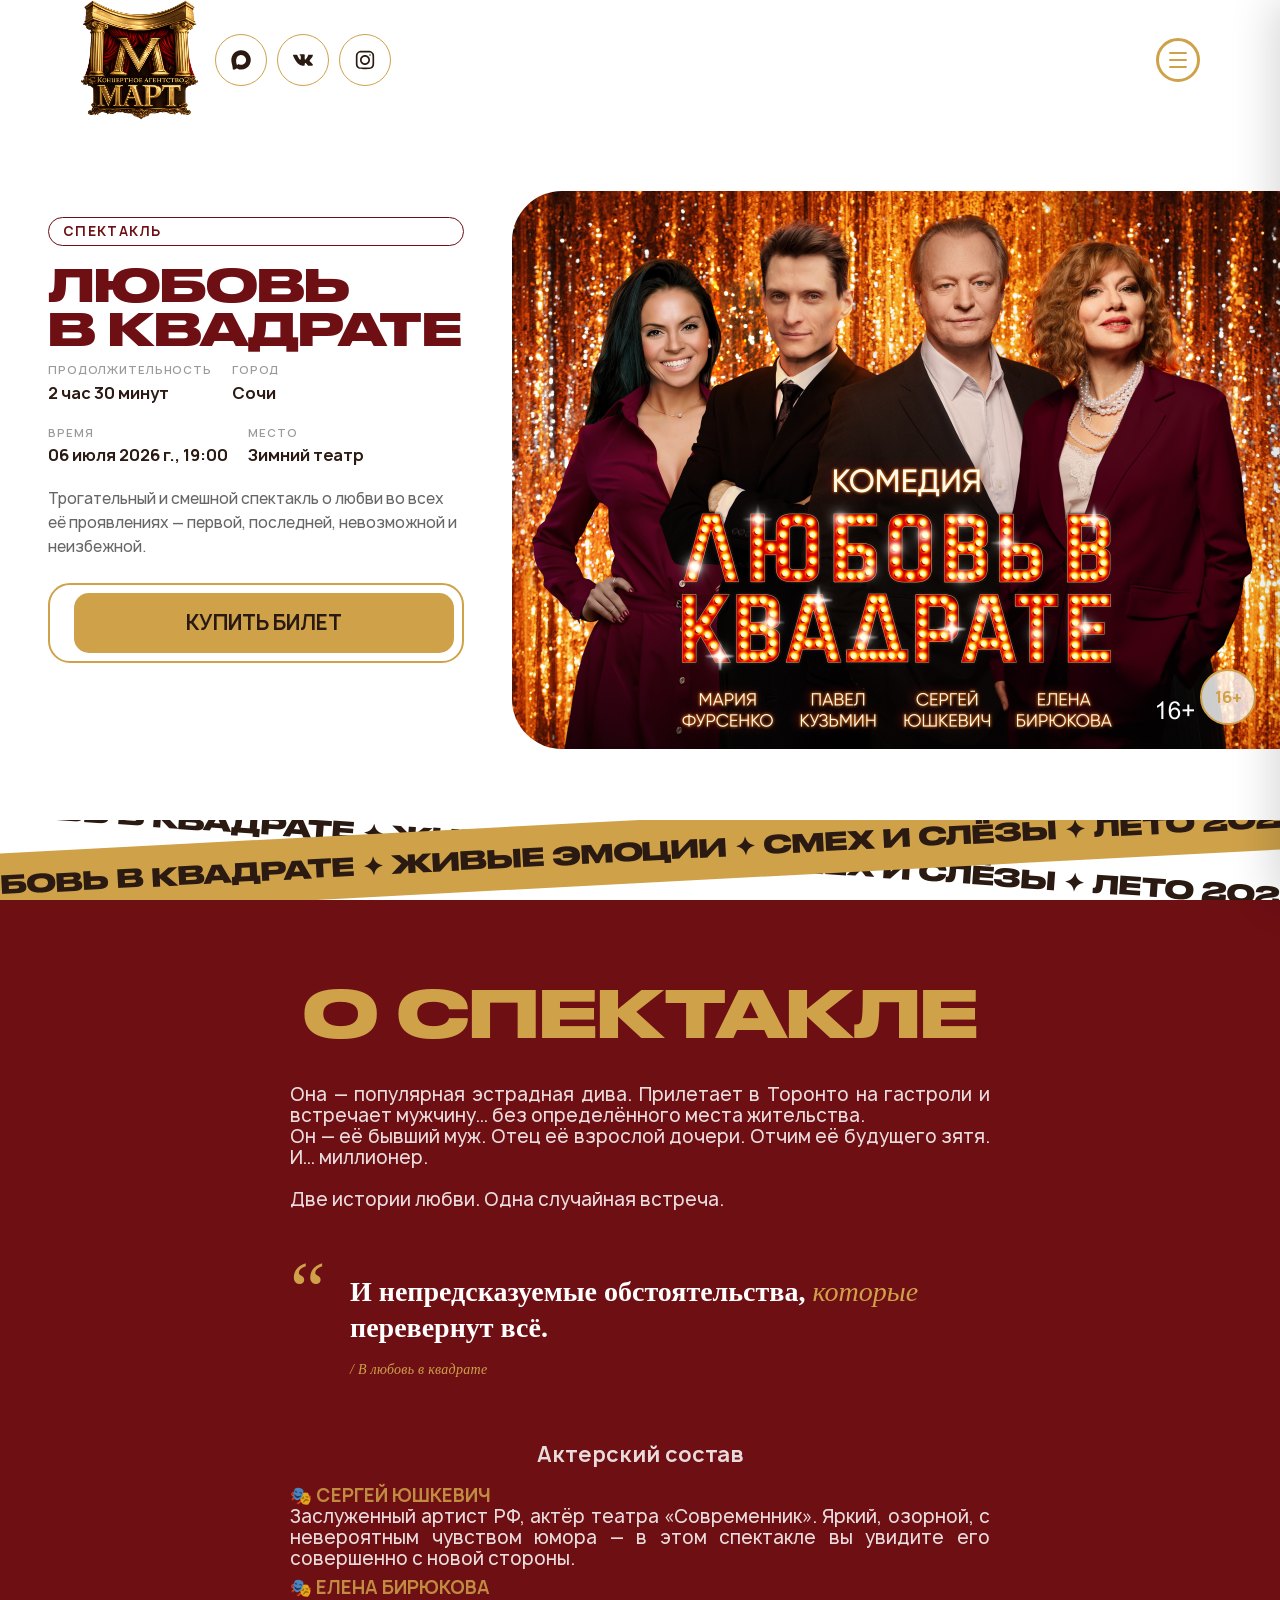
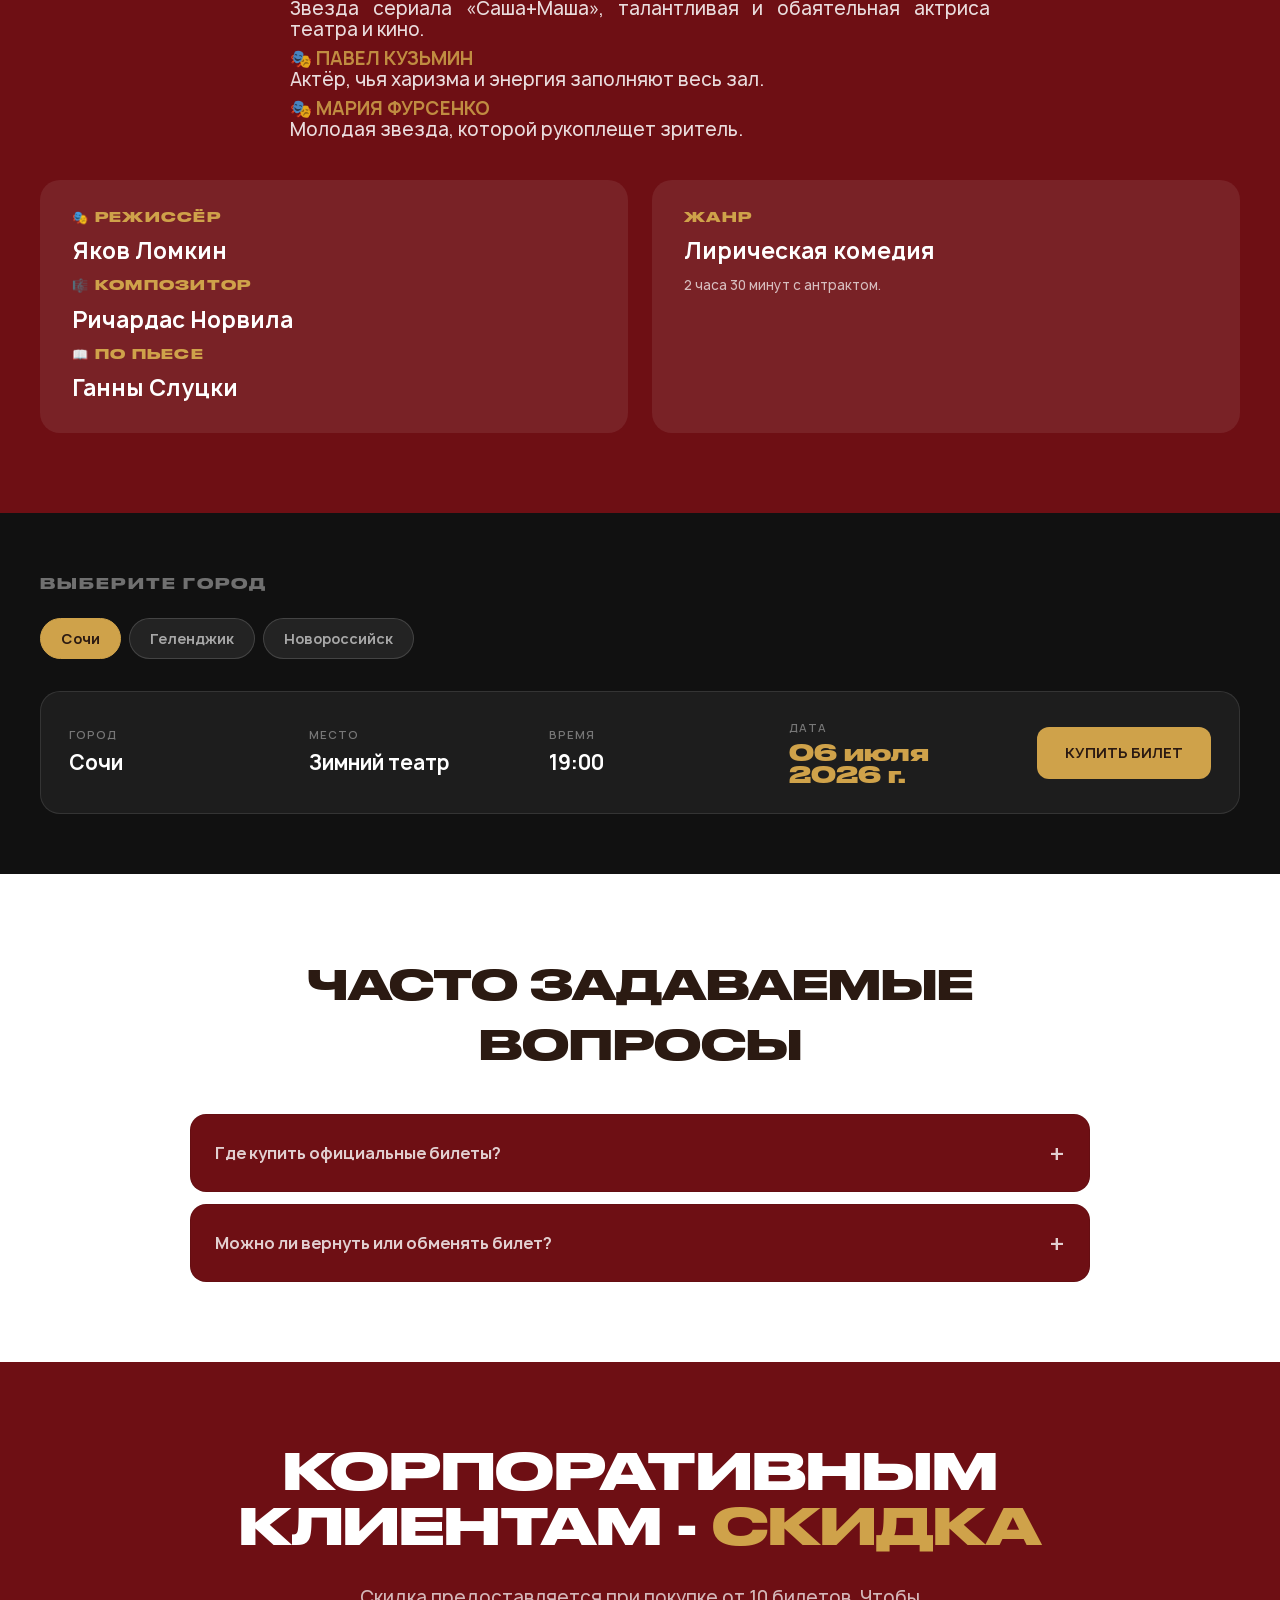
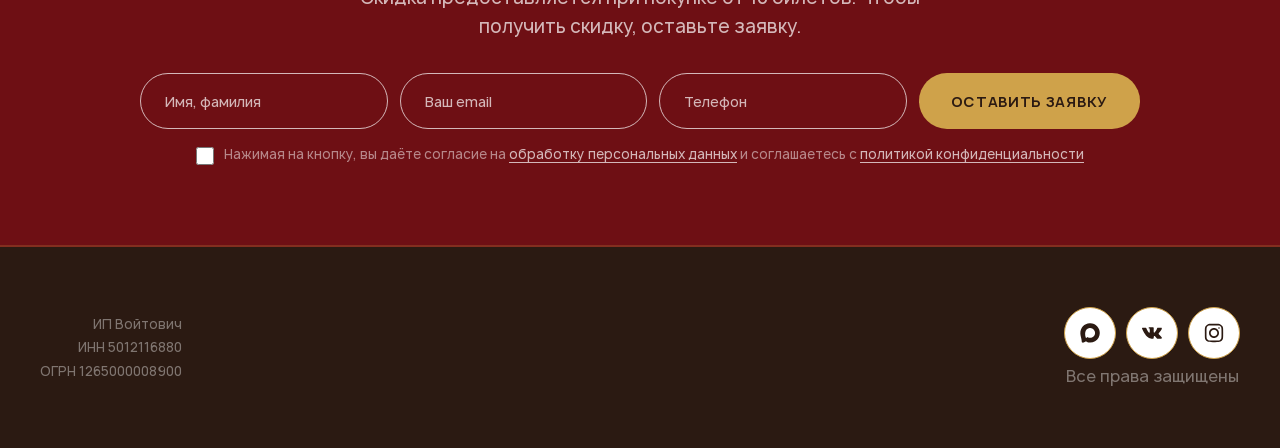
<file: single.html>
<!doctype html>
<html lang="ru">
  <head>
    <meta charset="utf-8" />
    <meta http-equiv="Content-Type" content="text/html; charset=utf-8" />
    <meta name="viewport" content="width=device-width, initial-scale=1.0" />
    <title>Концертное агентство "Март"</title>
    <link rel="shortcut icon" href="img/favicon.png" type="image/x-icon" />

    <!-- Стили -->
    <link rel="stylesheet" href="css/main.css" />
    <link rel="stylesheet" href="css/single.css" />
    <link rel="stylesheet" href="css/responsive.css" />

    <!-- jQuery (нужен для виджета билетов и Tilda-совместимых скриптов) -->
    <script src="js/jquery-1.10.2.min.js" charset="utf-8"></script>
    <script src="https://radario.ru/frontend/src/api/openapi/openapi.js"></script>
    <!-- Виджет Radario инициализируется динамически через main.js в зависимости от города -->
  </head>
  <body>
    <!-- ═══════════════════════════════════════════════════
       ШАПКА / НАВИГАЦИЯ
       Блок: page-header
  ═══════════════════════════════════════════════════ -->

    <header class="page-header" id="page-header">
      <nav class="page-nav">
        <!-- Левая колонка: логотип + соцсети -->
        <div class="page-nav__left">
          <a class="page-nav__logo" href="index.html" aria-label="На главную">
            <img
              class="page-nav__logo-img"
              src="img/logo.png"
              alt="Концертное агентство Март"
            />
          </a>
          <div class="hero__socials">
            <a class="hero__social-btn" href="#" aria-label="YouTube">
              <span
                class="hero__social-icon"
                style="--icon: url(&quot;../img/Max.svg&quot;)"
              ></span>
            </a>
            <a class="hero__social-btn" href="#" aria-label="TikTok">
              <span
                class="hero__social-icon"
                style="--icon: url(&quot;../img/vk.svg&quot;)"
              ></span>
            </a>
            <a
              class="hero__social-btn"
              href="https://l.likee.video/p/dLTc2j"
              aria-label="Likee"
            >
              <span
                class="hero__social-icon"
                style="--icon: url(&quot;../img/inst.svg&quot;)"
              ></span>
            </a>
          </div>
        </div>
        <!-- /page-nav__left -->

        <!-- Бургер -->
        <button class="burger" id="burger" aria-label="Меню">
          <span class="burger__line"></span>
          <span class="burger__line"></span>
          <span class="burger__line"></span>
        </button>
        <div class="mobile-menu" id="mobile-menu">
          <button
            class="mobile-menu__close"
            id="mobile-menu-close"
            aria-label="Закрыть"
          >
            ×
          </button>
          <nav class="mobile-menu__nav">
            <a class="mobile-menu__link" href="index.html">Главная</a>
            <a class="mobile-menu__link" href="event.html">Мероприятия</a>
            <a class="mobile-menu__link" href="archive.html">Архив</a>
          </nav>
        </div>
      </nav>

      <!-- Мобильное меню -->
      <div class="mobile-menu__overlay" id="mobile-menu-overlay"></div>
    </header>

    <!-- ═══════════════════════════════════════════════
       HERO — ПЕРВЫЙ ЭКРАН
  ═══════════════════════════════════════════════ -->
    <section class="event-hero" id="hero">
      <div class="event-hero__content">
        <div class="event-hero__left">
          <span class="event-hero__label">Спектакль</span>
          <h1 class="event-hero__title">Любовь<br />в квадрате</h1>
          <p class="event-hero__city-tag" id="hero-city-tag"></p>
          <div class="event-hero__meta">
            <div class="event-hero__meta-item">
              <span class="event-hero__meta-label">Продолжительность</span>
              <span class="event-hero__meta-value">2 час 30 минут</span>
            </div>
            <div class="event-hero__meta-item">
              <span class="event-hero__meta-label">Город</span>
              <span class="event-hero__meta-value"></span>
            </div>
            <div class="event-hero__meta-item">
              <span class="event-hero__meta-label">Время</span>
              <span class="event-hero__meta-value"></span>
            </div>
            <div class="event-hero__meta-item">
              <span class="event-hero__meta-label">Место</span>
              <span class="event-hero__meta-value"></span>
            </div>
          </div>
          <p class="event-hero__desc">
            Трогательный и смешной спектакль о любви во всех её проявлениях —
            первой, последней, невозможной и неизбежной.
          </p>
          <div class="page-nav__btn-wrapper">
            <div class="page-nav__btn-bg" id="nav-btn">
              <div id="radario-btn-container" style="display: none"></div>
              <a class="page-nav__buy-btn buy-btn-event" id="buy-btn"
                >КУПИТЬ БИЛЕТ</a
              >
            </div>
          </div>
        </div>
        <div
          class="event-hero__right"
          style="background-image: url(&quot;img/lubov_v_kvadrate.jpg&quot;)"
        >
          <span class="event-hero__age">16+</span>
        </div>
      </div>
      <div class="hero__ticker-wrapper">
        <div class="hero__ticker-track hero__ticker-track--white">
          <div class="hero__ticker-text" id="ticker1">
            Любовь в квадрате ✦ Живые эмоции ✦ Смех и слёзы ✦ Лето 2026 ✦ Сочи ✦
            Геленджик ✦ Новороссийск ✦ Любовь в квадрате ✦ Живые эмоции ✦ Смех и
            слёзы ✦ Лето 2026 ✦ Сочи ✦ Геленджик ✦ Новороссийск ✦
          </div>
        </div>
        <div class="hero__ticker-track hero__ticker-track--green">
          <div
            class="hero__ticker-text hero__ticker-text--reverse"
            id="ticker2"
          >
            Любовь в квадрате ✦ Живые эмоции ✦ Смех и слёзы ✦ Лето 2026 ✦ Сочи ✦
            Геленджик ✦ Новороссийск ✦ Любовь в квадрате ✦ Живые эмоции ✦ Смех и
            слёзы ✦ Лето 2026 ✦ Сочи ✦ Геленджик ✦ Новороссийск ✦
          </div>
        </div>
      </div>
    </section>

    <!-- Бегущие строки -->
    <!-- Блок  О СПЕКТАКЛЕ-->
    <section class="about section--hidden section--visible" id="about">
      <div class="about__inner">
        <h2 class="about__title">О СПЕКТАКЛЕ</h2>

        <p class="about__description">
          Она — популярная эстрадная дива. Прилетает в Торонто на гастроли и
          встречает мужчину… без определённого места жительства. <br />Он — её
          бывший муж. Отец её взрослой дочери. Отчим её будущего зятя. И…
          миллионер. <br />
          <br />
          Две истории любви. Одна случайная встреча.
        </p>

        <blockquote class="about__quote">
          <p class="about__quote-text">
            И непредсказуемые обстоятельства, <em>которые</em> перевернут всё.
          </p>
          <cite class="about__quote-author">/ В любовь в квадрате</cite>
        </blockquote>

        <div class="about__utp">
          <h3 class="about__utp-title">Актерский состав</h3>
          <ul class="about__utp-list">
            <li class="about__utp-item">
              🎭 <strong>СЕРГЕЙ ЮШКЕВИЧ</strong> <br />
              Заслуженный артист РФ, актёр театра «Современник». Яркий, озорной,
              с невероятным чувством юмора — в этом спектакле вы увидите его
              совершенно с новой стороны.
            </li>
            <li class="about__utp-item">
              🎭 <strong>ЕЛЕНА БИРЮКОВА</strong><br />
              Звезда сериала «Саша+Маша», талантливая и обаятельная актриса
              театра и кино.
            </li>
            <li class="about__utp-item">
              🎭 <strong>ПАВЕЛ КУЗЬМИН</strong> <br />
              Актёр, чья харизма и энергия заполняют весь зал.
            </li>
            <li class="about__utp-item">
              🎭 <strong>МАРИЯ ФУРСЕНКО</strong> <br />
              Молодая звезда, которой рукоплещет зритель.
            </li>
          </ul>
        </div>

        <div class="about__people">
          <div class="about__person">
            <span class="about__person-role">🎭 Режиссёр</span>
            <p class="about__person-name">Яков Ломкин</p>
            <span class="about__person-role">🎼 Композитор</span>
            <p class="about__person-name">Ричардас Норвила</p>
            <span class="about__person-role">📖 По пьесе</span>
            <p class="about__person-name">Ганны Слуцки</p>
          </div>
          <div class="about__person">
            <span class="about__person-role">Жанр</span>
            <p class="about__person-name">Лирическая комедия</p>
            <p class="about__person-desc">2 часа 30 минут с антрактом.</p>
          </div>
        </div>
      </div>
    </section>

    <!-- ═══════════════════════════════════════════════
       БЛОК С ГОРОДАМИ И ПЛОЩАДКАМИ
  ═══════════════════════════════════════════════ -->
    <section class="city-switcher" id="cities">
      <div class="city-switcher__inner">
        <p class="city-switcher__title">Выберите город</p>
        <div class="city-switcher__tabs">
          <button
            class="city-switcher__tab city-switcher__tab--active"
            data-city="sochi"
          >
            Сочи
          </button>
          <button class="city-switcher__tab" data-city="gelendzhik">
            Геленджик
          </button>
          <button class="city-switcher__tab" data-city="novorossiysk">
            Новороссийск
          </button>
        </div>
        <div class="city-cards">
          <div
            class="city-card city-card--active"
            data-city="sochi"
            data-event-id="2718589"
          >
            <div class="city-card__info">
              <div class="city-card__field">
                <span class="city-card__label">Город</span>
                <span class="city-card__value">Сочи</span>
              </div>
              <div class="city-card__field">
                <span class="city-card__label">Место</span>
                <span class="city-card__value">Зимний театр</span>
              </div>
              <div class="city-card__field">
                <span class="city-card__label">Время</span>
                <span class="city-card__value">19:00</span>
              </div>
              <div class="city-card__field">
                <span class="city-card__label">Дата</span>
                <span class="city-card__date">06 июля 2026 г.</span>
              </div>
            </div>
            <a class="city-card__btn">КУПИТЬ БИЛЕТ</a>
          </div>

          <div class="city-card" data-city="gelendzhik" data-event-id="2691902">
            <div class="city-card__info">
              <div class="city-card__field">
                <span class="city-card__label">Город</span>
                <span class="city-card__value">Геленджик</span>
              </div>
              <div class="city-card__field">
                <span class="city-card__label">Место</span>
                <span class="city-card__value">Геленджик Арена</span>
              </div>
              <div class="city-card__field">
                <span class="city-card__label">Время</span>
                <span class="city-card__value">20:00</span>
              </div>
              <div class="city-card__field">
                <span class="city-card__label">Дата</span>
                <span class="city-card__date">09 июля 2026 г.</span>
              </div>
            </div>
            <a class="city-card__btn">КУПИТЬ БИЛЕТ</a>
          </div>

          <div
            class="city-card"
            data-city="novorossiysk"
            data-event-id="2684417"
          >
            <div class="city-card__info">
              <div class="city-card__field">
                <span class="city-card__label">Город</span>
                <span class="city-card__value">Новороссийск</span>
              </div>
              <div class="city-card__field">
                <span class="city-card__label">Место</span>
                <span class="city-card__value"
                  >Новороссийский городской театр
                </span>
              </div>
              <div class="city-card__field">
                <span class="city-card__label">Время</span>
                <span class="city-card__value">20:00</span>
              </div>
              <div class="city-card__field">
                <span class="city-card__label">Дата</span>
                <span class="city-card__date">08 июня 2026 г.</span>
              </div>
            </div>
            <a class="city-card__btn">КУПИТЬ БИЛЕТ</a>
          </div>
        </div>
      </div>
    </section>

    <!-- ═══════════════════════════════════════════════════
       ЧАСТО ЗАДАВАЕМЫЕ ВОПРОСЫ
       Блок: faq
  ═══════════════════════════════════════════════════ -->

    <section class="faq" id="faq">
      <div class="faq__inner">
        <h2 class="faq__title">ЧАСТО ЗАДАВАЕМЫЕ ВОПРОСЫ</h2>
        <div class="faq__list">
          <details class="faq__item">
            <summary class="faq__question">
              Где купить официальные билеты?
            </summary>
            <div class="faq__answer">
              <p>
                Официальные билеты доступны на сайте мероприятия через виджет
                оператора RADARIO. Подробная информация о платежной системе по
                <a href="https://business.radario.ru/support" class="faq__link"
                  >ссылке.</a
                >
              </p>
            </div>
          </details>
          <details class="faq__item">
            <summary class="faq__question">
              Можно ли вернуть или обменять билет?
            </summary>
            <div class="faq__answer">
              <p>
                Условия возврата и обмена указаны в договоре оферты.
                Ознакомьтесь с
                <a href="https://business.radario.ru/support" class="faq__link"
                  >правилами</a
                >
                на сайте оператора продажи.
              </p>
            </div>
          </details>
        </div>
      </div>
    </section>

    <!-- ═══════════════════════════════════════════════════
       Форма заявок
       Блок: corporate
  ═══════════════════════════════════════════════════ -->
    <section class="corporate" id="corporate">
      <div class="corporate__inner">
        <h2 class="corporate__title">
          Корпоративным клиентам -
          <span class="corporate__title-accent">скидка</span>
        </h2>
        <p class="corporate__desc">
          Скидка предоставляется при покупке от 10 билетов. Чтобы получить
          скидку, оставьте заявку.
        </p>
        <form class="corporate__form" id="corporate-form">
          <div class="corporate__form-fields">
            <input
              class="corporate__input"
              type="text"
              name="name"
              placeholder="Имя, фамилия"
              required
            />
            <input
              class="corporate__input"
              type="email"
              name="email"
              placeholder="Ваш email"
              required
            />
            <input
              class="corporate__input"
              type="tel"
              name="phone"
              placeholder="Телефон"
              required
            />
            <button class="corporate__btn" type="submit">
              ОСТАВИТЬ ЗАЯВКУ
            </button>
          </div>
          <label class="corporate__acceptance">
            <input
              class="corporate__checkbox"
              type="checkbox"
              name="acceptance"
              required
            />
            <span class="corporate__acceptance-text">
              Нажимая на кнопку, вы даёте согласие на
              <a class="corporate__acceptance-link" href="#"
                >обработку персональных данных</a
              >
              и соглашаетесь с
              <a class="corporate__acceptance-link" href="#"
                >политикой конфиденциальности</a
              >
            </span>
          </label>
        </form>
      </div>
    </section>

    <!-- ═══════════════════════════════════════════════
       ФУТЕР
  ═══════════════════════════════════════════════ -->

    <footer class="page-footer" id="page-footer">
      <div class="page-footer__inner">
        <div class="page-footer__requisites">
          <p class="page-footer__requisite">ИП Войтович</p>
          <p class="page-footer__requisite">ИНН 5012116880</p>
          <p class="page-footer__requisite">ОГРН 1265000008900</p>
        </div>
        <div class="page-footer__brand">
          <div class="hero__socials">
            <a class="hero__social-btn" href="#" aria-label="YouTube">
              <span
                class="hero__social-icon"
                style="--icon: url(&quot;../img/Max.svg&quot;)"
              ></span>
            </a>
            <a class="hero__social-btn" href="#" aria-label="TikTok">
              <span
                class="hero__social-icon"
                style="--icon: url(&quot;../img/vk.svg&quot;)"
              ></span>
            </a>
            <a
              class="hero__social-btn"
              href="https://l.likee.video/p/dLTc2j"
              aria-label="Likee"
            >
              <span
                class="hero__social-icon"
                style="--icon: url(&quot;../img/inst.svg&quot;)"
              ></span>
            </a>
          </div>
          Все права защищены
        </div>
      </div>
    </footer>

    <!-- ═══════════════════════════════════════════════════
       СКРИПТЫ
  ═══════════════════════════════════════════════════ -->

    <!-- Smooth Scroll -->
    <script src="js/SmoothScroll.min.js"></script>
    <script>
      SmoothScroll({
        animationTime: 800,
        stepSize: 75,
        accelerationDelta: 30,
        accelerationMax: 2,
        keyboardSupport: true,
        arrowScroll: 50,
        pulseAlgorithm: true,
        pulseScale: 4,
        pulseNormalize: 1,
        touchpadSupport: true,
      });
    </script>

    <!-- Подстановка города в hero из URL-параметра ?city= -->
    <script>
      (function () {
        var cityNames = {
          sochi: "Сочи",
          gelendzhik: "Геленджик",
          novorossiysk: "Новороссийск",
          lugansk: "Луганск",
          donetsk: "Донецк",
        };

        function updateHeroCityTag(city) {
          var tag = document.getElementById("hero-city-tag");
          if (!tag) return;
          tag.textContent = cityNames[city] || "";
        }

        /* ── Синхронизация мета-данных hero из city-card ── */
        window.updateHeroMeta = function (city) {
          var cityCard = document.querySelector(
            '.city-card[data-city="' + city + '"]',
          );
          if (!cityCard) return;

          var values = cityCard.querySelectorAll(".city-card__value");
          var dateEl = cityCard.querySelector(".city-card__date");

          var cityName = values[0] ? values[0].textContent.trim() : "";
          var venue = values[1] ? values[1].textContent.trim() : "";
          var dayTime = values[2] ? values[2].textContent.trim() : "";
          var date = dateEl ? dateEl.textContent.trim() : "";

          var metaItems = document.querySelectorAll(".event-hero__meta-item");
          // metaItems[0] — Продолжительность, не трогаем
          if (metaItems[1])
            metaItems[1].querySelector(".event-hero__meta-value").textContent =
              cityName;
          if (metaItems[2])
            metaItems[2].querySelector(".event-hero__meta-value").textContent =
              date ? date + ", " + dayTime : dayTime;
          if (metaItems[3])
            metaItems[3].querySelector(".event-hero__meta-value").textContent =
              venue;

          updateHeroCityTag(city);
        };

        // Читаем из URL при загрузке
        var urlParams = new URLSearchParams(window.location.search);
        var cityFromUrl = urlParams.get("city");
        if (cityFromUrl) updateHeroCityTag(cityFromUrl);

        // Следим за кликами по табам города
        document.addEventListener("DOMContentLoaded", function () {
          // Инициализация мета при загрузке
          if (cityFromUrl) {
            window.updateHeroMeta(cityFromUrl);
          } else {
            // дефолтный город — первый доступный
            var firstTab = document.querySelector(".city-switcher__tab");
            if (firstTab && firstTab.dataset.city) {
              window.updateHeroMeta(firstTab.dataset.city);
            }
          }

          document
            .querySelectorAll(".city-switcher__tab")
            .forEach(function (tab) {
              tab.addEventListener("click", function () {
                updateHeroCityTag(tab.dataset.city);
              });
            });
        });
      })();
    </script>

    <!-- Основной JS Концертное агентство "Март" -->
    <script src="js/burger.js"></script>
    <script src="js/main.js"></script>
    <script src="js/single.js"></script>
  </body>
</html>
</file>
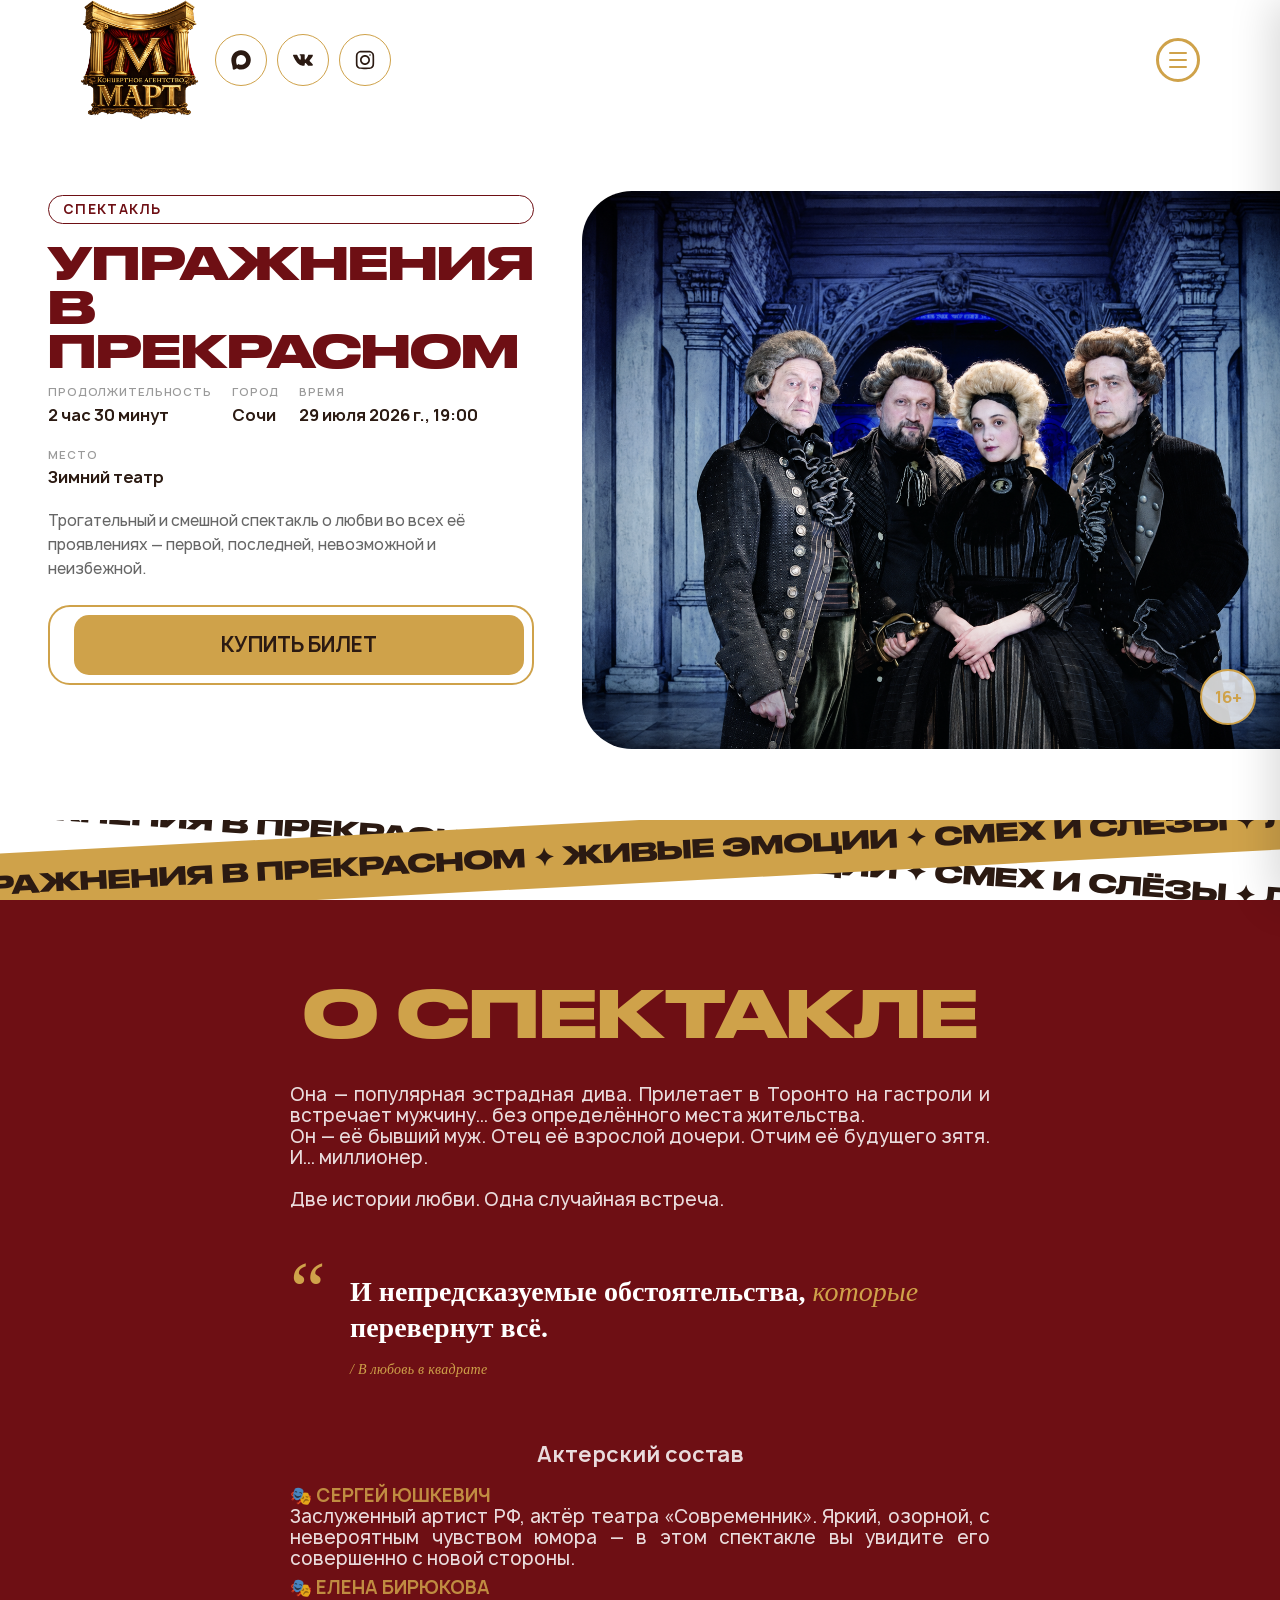
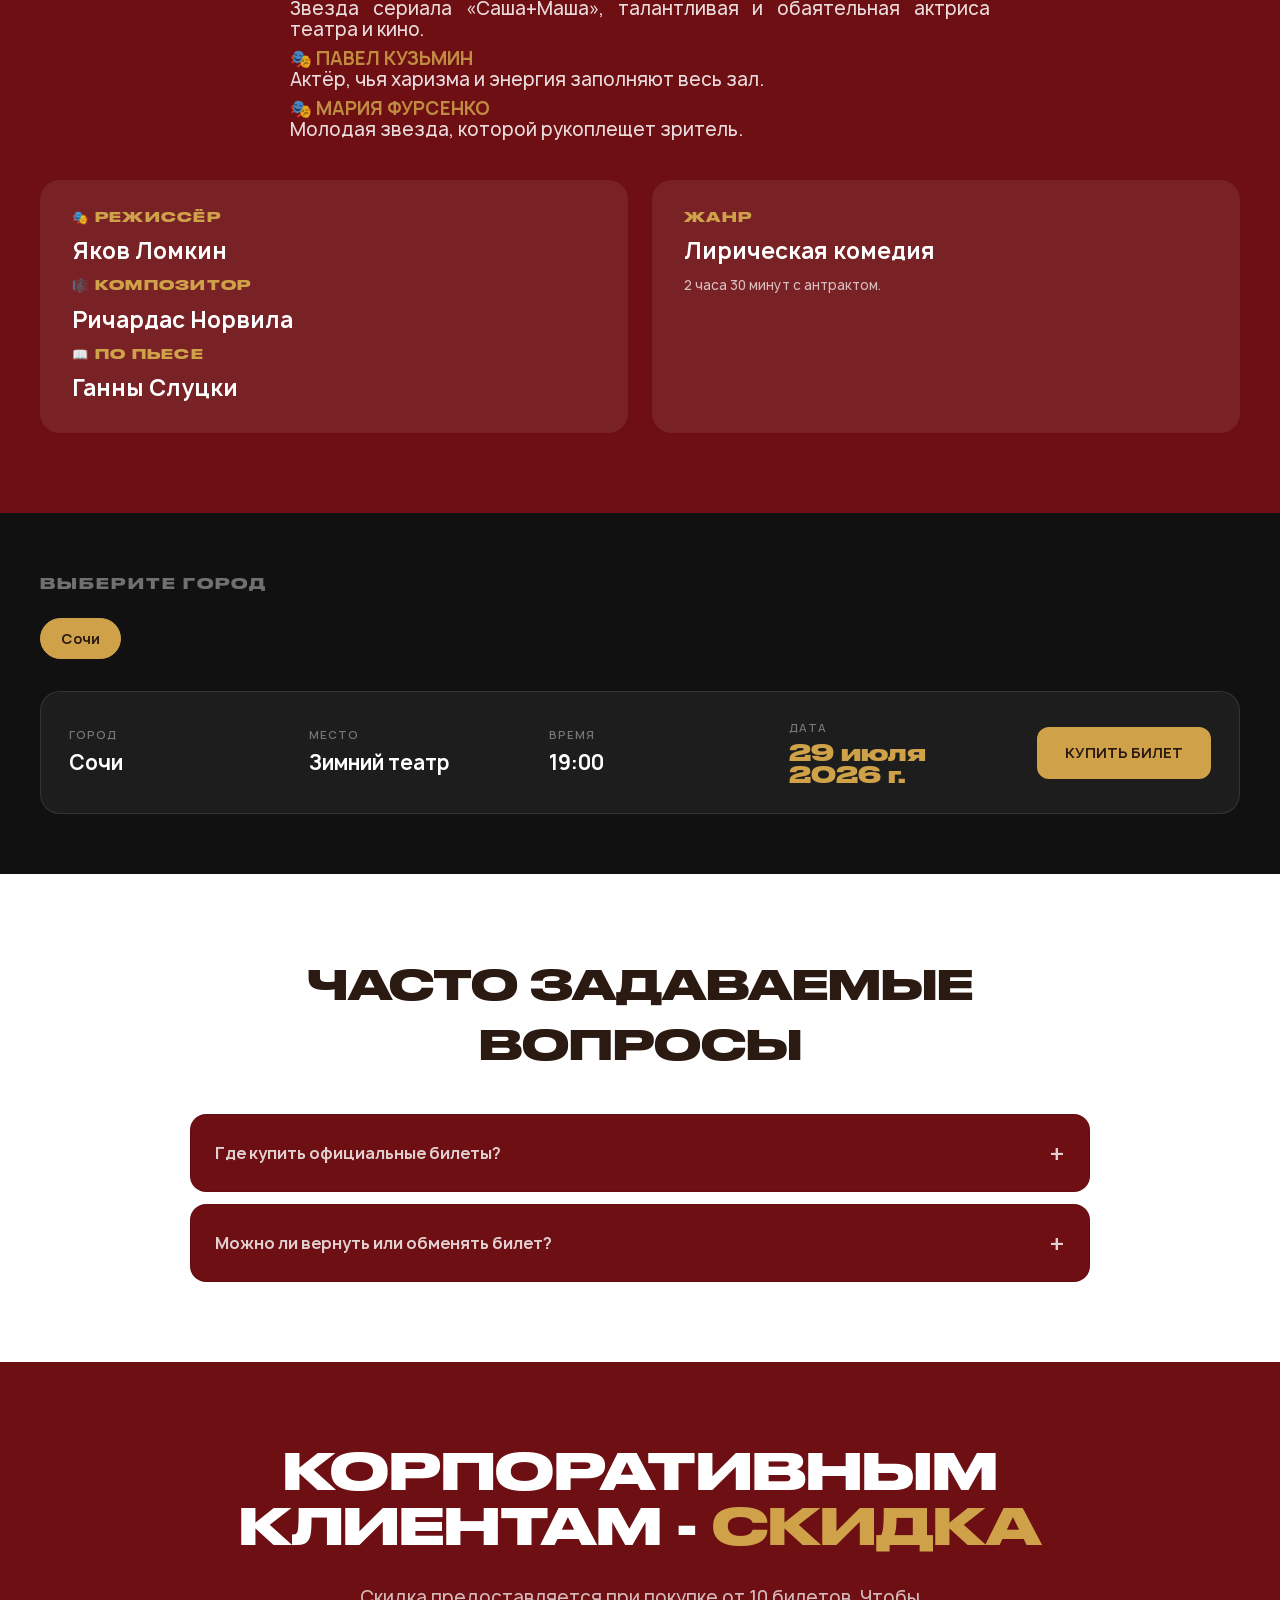
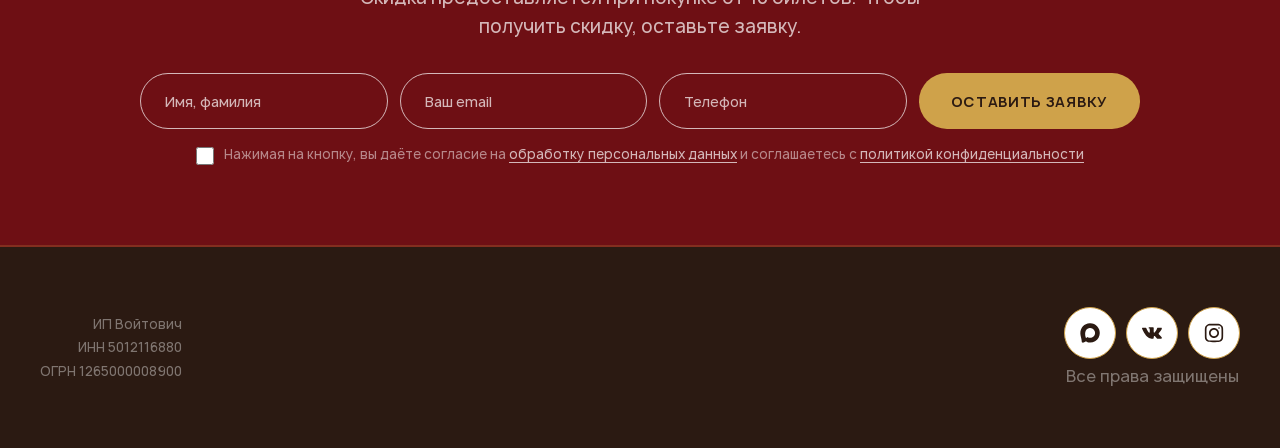
<file: single_2.html>
<!doctype html>
<html lang="ru">
  <head>
    <meta charset="utf-8" />
    <meta http-equiv="Content-Type" content="text/html; charset=utf-8" />
    <meta name="viewport" content="width=device-width, initial-scale=1.0" />
    <title>Концертное агентство "Март"</title>
    <link rel="shortcut icon" href="img/favicon.png" type="image/x-icon" />

    <!-- Стили -->
    <link rel="stylesheet" href="css/main.css" />
    <link rel="stylesheet" href="css/single.css" />
    <link rel="stylesheet" href="css/responsive.css" />

    <!-- jQuery (нужен для виджета билетов и Tilda-совместимых скриптов) -->
    <script src="js/jquery-1.10.2.min.js" charset="utf-8"></script>
    <script src="https://radario.ru/frontend/src/api/openapi/openapi.js"></script>
    <!-- Виджет Radario инициализируется динамически через main.js в зависимости от города -->
  </head>
  <body>
    <!-- ═══════════════════════════════════════════════════
       ШАПКА / НАВИГАЦИЯ
       Блок: page-header
  ═══════════════════════════════════════════════════ -->

    <header class="page-header" id="page-header">
      <nav class="page-nav">
        <!-- Левая колонка: логотип + соцсети -->
        <div class="page-nav__left">
          <a class="page-nav__logo" href="index.html" aria-label="На главную">
            <img
              class="page-nav__logo-img"
              src="img/logo.png"
              alt="Концертное агентство Март"
            />
          </a>
          <div class="hero__socials">
            <a class="hero__social-btn" href="#" aria-label="YouTube">
              <span
                class="hero__social-icon"
                style="--icon: url(&quot;../img/Max.svg&quot;)"
              ></span>
            </a>
            <a class="hero__social-btn" href="#" aria-label="TikTok">
              <span
                class="hero__social-icon"
                style="--icon: url(&quot;../img/vk.svg&quot;)"
              ></span>
            </a>
            <a
              class="hero__social-btn"
              href="https://l.likee.video/p/dLTc2j"
              aria-label="Likee"
            >
              <span
                class="hero__social-icon"
                style="--icon: url(&quot;../img/inst.svg&quot;)"
              ></span>
            </a>
          </div>
        </div>
        <!-- /page-nav__left -->

        <!-- Бургер -->
        <button class="burger" id="burger" aria-label="Меню">
          <span class="burger__line"></span>
          <span class="burger__line"></span>
          <span class="burger__line"></span>
        </button>
        <div class="mobile-menu" id="mobile-menu">
          <button
            class="mobile-menu__close"
            id="mobile-menu-close"
            aria-label="Закрыть"
          >
            ×
          </button>
          <nav class="mobile-menu__nav">
            <a class="mobile-menu__link" href="index.html">Главная</a>
            <a class="mobile-menu__link" href="event.html">Мероприятия</a>
            <a class="mobile-menu__link" href="archive.html">Архив</a>
          </nav>
        </div>
      </nav>

      <!-- Мобильное меню -->
      <div class="mobile-menu__overlay" id="mobile-menu-overlay"></div>
    </header>

    <!-- ═══════════════════════════════════════════════
       HERO — ПЕРВЫЙ ЭКРАН
  ═══════════════════════════════════════════════ -->
    <section class="event-hero" id="hero">
      <div class="event-hero__content">
        <div class="event-hero__left">
          <span class="event-hero__label">Спектакль</span>
          <h1 class="event-hero__title">Упражнения <br />в прекрасном</h1>
          <p class="event-hero__city-tag" id="hero-city-tag"></p>
          <div class="event-hero__meta">
            <div class="event-hero__meta-item">
              <span class="event-hero__meta-label">Продолжительность</span>
              <span class="event-hero__meta-value">2 час 30 минут</span>
            </div>
            <div class="event-hero__meta-item">
              <span class="event-hero__meta-label">Город</span>
              <span class="event-hero__meta-value"></span>
            </div>
            <div class="event-hero__meta-item">
              <span class="event-hero__meta-label">Время</span>
              <span class="event-hero__meta-value"></span>
            </div>
            <div class="event-hero__meta-item">
              <span class="event-hero__meta-label">Место</span>
              <span class="event-hero__meta-value"></span>
            </div>
          </div>
          <p class="event-hero__desc">
            Трогательный и смешной спектакль о любви во всех её проявлениях —
            первой, последней, невозможной и неизбежной.
          </p>
          <div class="page-nav__btn-wrapper">
            <div class="page-nav__btn-bg" id="nav-btn">
              <div id="radario-btn-container" style="display: none"></div>
              <a class="page-nav__buy-btn buy-btn-event" id="buy-btn"
                >КУПИТЬ БИЛЕТ</a
              >
            </div>
          </div>
        </div>
        <div
          class="event-hero__right"
          style="
            background-image: url(&quot;img/uptachneniya_v_prekrasnom.jpg&quot;);
          "
        >
          <span class="event-hero__age">16+</span>
        </div>
      </div>
      <div class="hero__ticker-wrapper">
        <div class="hero__ticker-track hero__ticker-track--white">
          <div class="hero__ticker-text" id="ticker1">
            Упражнения в прекрасном ✦ Живые эмоции ✦ Смех и слёзы ✦ Лето 2026 ✦
            Сочи ✦ Упражнения в прекрасном ✦ Живые эмоции ✦ Смех и слёзы ✦ Лето
            2026 ✦ Сочи ✦
          </div>
        </div>
        <div class="hero__ticker-track hero__ticker-track--green">
          <div
            class="hero__ticker-text hero__ticker-text--reverse"
            id="ticker2"
          >
            Упражнения в прекрасном ✦ Живые эмоции ✦ Смех и слёзы ✦ Лето 2026 ✦
            Сочи ✦ Упражнения в прекрасном ✦ Живые эмоции ✦ Смех и слёзы ✦ Лето
            2026 ✦ Сочи ✦
          </div>
        </div>
      </div>
    </section>

    <!-- Бегущие строки -->

    <!-- Блок О СПЕКТАКЛЕ -->
    <section class="about section--hidden section--visible" id="about">
      <div class="about__inner">
        <h2 class="about__title">О СПЕКТАКЛЕ</h2>

        <p class="about__description">
          Она — популярная эстрадная дива. Прилетает в Торонто на гастроли и
          встречает мужчину… без определённого места жительства. <br />Он — её
          бывший муж. Отец её взрослой дочери. Отчим её будущего зятя. И…
          миллионер. <br />
          <br />
          Две истории любви. Одна случайная встреча.
        </p>

        <blockquote class="about__quote">
          <p class="about__quote-text">
            И непредсказуемые обстоятельства, <em>которые</em> перевернут всё.
          </p>
          <cite class="about__quote-author">/ В любовь в квадрате</cite>
        </blockquote>

        <div class="about__utp">
          <h3 class="about__utp-title">Актерский состав</h3>
          <ul class="about__utp-list">
            <li class="about__utp-item">
              🎭 <strong>СЕРГЕЙ ЮШКЕВИЧ</strong> <br />
              Заслуженный артист РФ, актёр театра «Современник». Яркий, озорной,
              с невероятным чувством юмора — в этом спектакле вы увидите его
              совершенно с новой стороны.
            </li>
            <li class="about__utp-item">
              🎭 <strong>ЕЛЕНА БИРЮКОВА</strong><br />
              Звезда сериала «Саша+Маша», талантливая и обаятельная актриса
              театра и кино.
            </li>
            <li class="about__utp-item">
              🎭 <strong>ПАВЕЛ КУЗЬМИН</strong> <br />
              Актёр, чья харизма и энергия заполняют весь зал.
            </li>
            <li class="about__utp-item">
              🎭 <strong>МАРИЯ ФУРСЕНКО</strong> <br />
              Молодая звезда, которой рукоплещет зритель.
            </li>
          </ul>
        </div>

        <div class="about__people">
          <div class="about__person">
            <span class="about__person-role">🎭 Режиссёр</span>
            <p class="about__person-name">Яков Ломкин</p>
            <span class="about__person-role">🎼 Композитор</span>
            <p class="about__person-name">Ричардас Норвила</p>
            <span class="about__person-role">📖 По пьесе</span>
            <p class="about__person-name">Ганны Слуцки</p>
          </div>
          <div class="about__person">
            <span class="about__person-role">Жанр</span>
            <p class="about__person-name">Лирическая комедия</p>
            <p class="about__person-desc">2 часа 30 минут с антрактом.</p>
          </div>
        </div>
      </div>
    </section>

    <!-- ═══════════════════════════════════════════════
       БЛОК С ГОРОДАМИ И ПЛОЩАДКАМИ
  ═══════════════════════════════════════════════ -->
    <section class="city-switcher" id="cities">
      <div class="city-switcher__inner">
        <p class="city-switcher__title">Выберите город</p>
        <div class="city-switcher__tabs">
          <button
            class="city-switcher__tab city-switcher__tab--active"
            data-city="sochi"
          >
            Сочи
          </button>
        </div>
        <div class="city-cards">
          <div
            class="city-card city-card--active"
            data-city="sochi"
            data-event-id="2718837"
          >
            <div class="city-card__info">
              <div class="city-card__field">
                <span class="city-card__label">Город</span>
                <span class="city-card__value">Сочи</span>
              </div>
              <div class="city-card__field">
                <span class="city-card__label">Место</span>
                <span class="city-card__value">Зимний театр</span>
              </div>
              <div class="city-card__field">
                <span class="city-card__label">Время</span>
                <span class="city-card__value">19:00</span>
              </div>
              <div class="city-card__field">
                <span class="city-card__label">Дата</span>
                <span class="city-card__date">29 июля 2026 г.</span>
              </div>
            </div>
            <a class="city-card__btn">КУПИТЬ БИЛЕТ</a>
          </div>
        </div>
      </div>
    </section>

    <!-- ═══════════════════════════════════════════════════
       ЧАСТО ЗАДАВАЕМЫЕ ВОПРОСЫ
       Блок: faq
  ═══════════════════════════════════════════════════ -->

    <section class="faq" id="faq">
      <div class="faq__inner">
        <h2 class="faq__title">ЧАСТО ЗАДАВАЕМЫЕ ВОПРОСЫ</h2>
        <div class="faq__list">
          <details class="faq__item">
            <summary class="faq__question">
              Где купить официальные билеты?
            </summary>
            <div class="faq__answer">
              <p>
                Официальные билеты доступны на сайте мероприятия через виджет
                оператора RADARIO. Подробная информация о платежной системе по
                <a href="https://business.radario.ru/support" class="faq__link"
                  >ссылке.</a
                >
              </p>
            </div>
          </details>
          <details class="faq__item">
            <summary class="faq__question">
              Можно ли вернуть или обменять билет?
            </summary>
            <div class="faq__answer">
              <p>
                Условия возврата и обмена указаны в договоре оферты.
                Ознакомьтесь с
                <a href="https://business.radario.ru/support" class="faq__link"
                  >правилами</a
                >
                на сайте оператора продажи.
              </p>
            </div>
          </details>
        </div>
      </div>
    </section>

    <!-- ═══════════════════════════════════════════════════
       Форма заявок
       Блок: corporate
  ═══════════════════════════════════════════════════ -->
    <section class="corporate" id="corporate">
      <div class="corporate__inner">
        <h2 class="corporate__title">
          Корпоративным клиентам -
          <span class="corporate__title-accent">скидка</span>
        </h2>
        <p class="corporate__desc">
          Скидка предоставляется при покупке от 10 билетов. Чтобы получить
          скидку, оставьте заявку.
        </p>
        <form class="corporate__form" id="corporate-form">
          <div class="corporate__form-fields">
            <input
              class="corporate__input"
              type="text"
              name="name"
              placeholder="Имя, фамилия"
              required
            />
            <input
              class="corporate__input"
              type="email"
              name="email"
              placeholder="Ваш email"
              required
            />
            <input
              class="corporate__input"
              type="tel"
              name="phone"
              placeholder="Телефон"
              required
            />
            <button class="corporate__btn" type="submit">
              ОСТАВИТЬ ЗАЯВКУ
            </button>
          </div>
          <label class="corporate__acceptance">
            <input
              class="corporate__checkbox"
              type="checkbox"
              name="acceptance"
              required
            />
            <span class="corporate__acceptance-text">
              Нажимая на кнопку, вы даёте согласие на
              <a class="corporate__acceptance-link" href="#"
                >обработку персональных данных</a
              >
              и соглашаетесь с
              <a class="corporate__acceptance-link" href="#"
                >политикой конфиденциальности</a
              >
            </span>
          </label>
        </form>
      </div>
    </section>

    <!-- ═══════════════════════════════════════════════
       ФУТЕР
  ═══════════════════════════════════════════════ -->

    <footer class="page-footer" id="page-footer">
      <div class="page-footer__inner">
        <div class="page-footer__requisites">
          <p class="page-footer__requisite">ИП Войтович</p>
          <p class="page-footer__requisite">ИНН 5012116880</p>
          <p class="page-footer__requisite">ОГРН 1265000008900</p>
        </div>
        <div class="page-footer__brand">
          <div class="hero__socials">
            <a class="hero__social-btn" href="#" aria-label="YouTube">
              <span
                class="hero__social-icon"
                style="--icon: url(&quot;../img/Max.svg&quot;)"
              ></span>
            </a>
            <a class="hero__social-btn" href="#" aria-label="TikTok">
              <span
                class="hero__social-icon"
                style="--icon: url(&quot;../img/vk.svg&quot;)"
              ></span>
            </a>
            <a
              class="hero__social-btn"
              href="https://l.likee.video/p/dLTc2j"
              aria-label="Likee"
            >
              <span
                class="hero__social-icon"
                style="--icon: url(&quot;../img/inst.svg&quot;)"
              ></span>
            </a>
          </div>
          Все права защищены
        </div>
      </div>
    </footer>

    <!-- ═══════════════════════════════════════════════════
       СКРИПТЫ
  ═══════════════════════════════════════════════════ -->

    <!-- Smooth Scroll -->
    <script src="js/SmoothScroll.min.js"></script>
    <script>
      SmoothScroll({
        animationTime: 800,
        stepSize: 75,
        accelerationDelta: 30,
        accelerationMax: 2,
        keyboardSupport: true,
        arrowScroll: 50,
        pulseAlgorithm: true,
        pulseScale: 4,
        pulseNormalize: 1,
        touchpadSupport: true,
      });
    </script>

    <!-- Подстановка города в hero из URL-параметра ?city= -->
    <script>
      (function () {
        var cityNames = {
          sochi: "Сочи",
          gelendzhik: "Геленджик",
          novorossiysk: "Новороссийск",
          lugansk: "Луганск",
          donetsk: "Донецк",
        };

        function updateHeroCityTag(city) {
          var tag = document.getElementById("hero-city-tag");
          if (!tag) return;
          tag.textContent = cityNames[city] || "";
        }

        /* ── Синхронизация мета-данных hero из city-card ── */
        window.updateHeroMeta = function (city) {
          var cityCard = document.querySelector(
            '.city-card[data-city="' + city + '"]',
          );
          if (!cityCard) return;

          var values = cityCard.querySelectorAll(".city-card__value");
          var dateEl = cityCard.querySelector(".city-card__date");

          var cityName = values[0] ? values[0].textContent.trim() : "";
          var venue = values[1] ? values[1].textContent.trim() : "";
          var dayTime = values[2] ? values[2].textContent.trim() : "";
          var date = dateEl ? dateEl.textContent.trim() : "";

          var metaItems = document.querySelectorAll(".event-hero__meta-item");
          // metaItems[0] — Продолжительность, не трогаем
          if (metaItems[1])
            metaItems[1].querySelector(".event-hero__meta-value").textContent =
              cityName;
          if (metaItems[2])
            metaItems[2].querySelector(".event-hero__meta-value").textContent =
              date ? date + ", " + dayTime : dayTime;
          if (metaItems[3])
            metaItems[3].querySelector(".event-hero__meta-value").textContent =
              venue;

          updateHeroCityTag(city);
        };

        // Читаем из URL при загрузке
        var urlParams = new URLSearchParams(window.location.search);
        var cityFromUrl = urlParams.get("city");
        if (cityFromUrl) updateHeroCityTag(cityFromUrl);

        // Следим за кликами по табам города
        document.addEventListener("DOMContentLoaded", function () {
          // Инициализация мета при загрузке
          if (cityFromUrl) {
            window.updateHeroMeta(cityFromUrl);
          } else {
            // дефолтный город — первый доступный
            var firstTab = document.querySelector(".city-switcher__tab");
            if (firstTab && firstTab.dataset.city) {
              window.updateHeroMeta(firstTab.dataset.city);
            }
          }

          document
            .querySelectorAll(".city-switcher__tab")
            .forEach(function (tab) {
              tab.addEventListener("click", function () {
                updateHeroCityTag(tab.dataset.city);
              });
            });
        });
      })();
    </script>

    <!-- Основной JS Концертное агентство "Март" -->
    <script src="js/burger.js"></script>
    <script src="js/main.js"></script>
    <script src="js/single.js"></script>
  </body>
</html>
</file>
<file: css/main.css>
/* ═══════════════════════════════════════════════════════
   Шоу КРУЧЕ — главный файл стилей (БЭМ методология)
   Автор: преобразовано из Tilda
═══════════════════════════════════════════════════════ */

/* ── ПЕРЕМЕННЫЕ ─────────────────────────────────────── */
:root {
  --color-blue: #6e0f14;
  --color-green: #cfa24a;
  --color-dark: #2b1a12;
  --color-white: #ffffff;
  --color-light-bg: #f7f7f7;
  --font-main: "Manrope", Arial, sans-serif;
  --font-main-hero: Arial, sans-serif;
  --font-display: "DrukWideCyr", Arial Black, sans-serif;
  --transition-base: 0.2s ease-in-out;
  --border-radius-btn: 15px;
  --color-accent: #6e0f14;
  --color-gold: #cfa24a;
  --color-black: #111111;
}

/* ── FONTS ──────────────────────────────────────────── */
@font-face {
  font-family: "Manrope";
  src: url("../fonts/Manrope-Bold.woff") format("woff");
  font-weight: 700;
  font-style: normal;
  font-display: swap;
}
@font-face {
  font-family: "Manrope";
  src: url("../fonts/Manrope-Semibold.woff") format("woff");
  font-weight: 600;
  font-style: normal;
  font-display: swap;
}
@font-face {
  font-family: "Manrope";
  src: url("../fonts/Manrope-Medium.woff") format("woff");
  font-weight: 500;
  font-style: normal;
  font-display: swap;
}
@font-face {
  font-family: "DrukWideCyr";
  src: url("../fonts/drukwidecyr-bold.woff") format("woff");
  font-weight: 700;
  font-style: normal;
  font-display: swap;
}

/* ── RESET & BASE ───────────────────────────────────── */
*,
*::before,
*::after {
  box-sizing: border-box;
  margin: 0;
  padding: 0;
}

html {
  scroll-behavior: smooth;
}

body {
  font-family: var(--font-main);
  color: var(--color-dark);
  background: var(--color-white);
  overflow-x: hidden;
  line-height: 1.5;
}

img {
  display: block;
  max-width: 100%;
}

a {
  text-decoration: none;
  color: inherit;
}

ul {
  list-style: none;
}
/* ── PAGE-HEADER ────────────────────────────────────── */
.page-header {
  /* position: fixed; */
  position: absolute;
  top: 0;
  left: 0;
  width: 100%;
  z-index: 100;
  display: flex;
  align-items: center;
  justify-content: center;
  pointer-events: none;
}

.page-nav {
  width: 100%;
  max-width: 1200px;
  padding: 0 40px;
  display: grid;
  grid-template-columns: 1fr auto 1fr;
  align-items: center;
  pointer-events: auto;
  position: relative;
}

/* Левая колонка: логотип + соцсети */
.page-nav__left {
  grid-column: 1;
  justify-self: start;
  display: flex;
  align-items: center;
  gap: 16px;
}

.page-nav__logo {
  display: flex;
  align-items: center;
  flex-shrink: 0;
  pointer-events: auto;
}

.page-nav__logo-img {
  height: 120px;
  width: auto;
  display: block;
  object-fit: contain;
  /* border-radius: 50%;
  border: 1px solid var(--color-gold); */
}

.page-nav__btn-wrapper {
  grid-column: 2;
  justify-self: center;
  position: relative;
}

.burger {
  grid-column: 3;
  justify-self: end;
  display: flex;
  flex-direction: column;
  justify-content: center;
  gap: 5px;
  width: 44px;
  height: 44px;
  background: transparent;
  border: 3px solid #cfa24a;
  border-radius: 50%;
  cursor: pointer;
  padding: 10px;
  pointer-events: auto;
  transition: background var(--transition-base);
  flex-shrink: 0;
}
.burger:hover {
  background: #fff8ee;
}

.burger__line {
  display: block;
  width: 100%;
  height: 2px;
  background: #cfa24a;
  border-radius: 2px;
  transition:
    transform 0.3s ease,
    opacity 0.3s ease;
  transform-origin: center;
}
.burger--open .burger__line:nth-child(1) {
  transform: translateY(7px) rotate(45deg);
}
.burger--open .burger__line:nth-child(2) {
  opacity: 0;
}
.burger--open .burger__line:nth-child(3) {
  transform: translateY(-7px) rotate(-45deg);
}

/* ── Мобильное меню ── */
.mobile-menu {
  position: fixed;
  top: 0;
  right: 0;
  width: 40%;
  height: 100vh;
  background: var(--color-white);
  padding: 80px 40px 40px;
  box-shadow: -8px 0 40px rgba(0, 0, 0, 0.15);
  z-index: 1000;
  display: flex;
  flex-direction: column;
  transform: translateX(100%);
  transition: transform 0.4s cubic-bezier(0.4, 0, 0.2, 1);
  pointer-events: auto;
}

.mobile-menu--open {
  transform: translateX(0);
}

.mobile-menu__close {
  position: absolute;
  top: 20px;
  right: 20px;
  background: none;
  border: none;
  font-size: 32px;
  color: #cfa24a;
  cursor: pointer;
  line-height: 1;
  pointer-events: auto;
}

.mobile-menu__nav {
  display: flex;
  flex-direction: column;
  gap: 24px;
  margin-top: 20px;
}

.mobile-menu__link {
  font-family: var(--font-display);
  font-size: 24px;
  font-weight: 700;
  color: #cfa24a;
  text-transform: uppercase;
  transition:
    opacity var(--transition-base),
    padding-left var(--transition-base);
}
.mobile-menu__link:hover {
  opacity: 0.7;
  padding-left: 8px;
}

/* ── Overlay ── */
.mobile-menu__overlay {
  position: fixed;
  inset: 0;
  background: rgba(0, 0, 0, 0.5);
  z-index: 999;
  opacity: 0;
  pointer-events: none;
  transition: opacity 0.4s ease;
}
.mobile-menu__overlay--open {
  opacity: 1;
  pointer-events: auto;
}

.page-nav__btn-wrapper {
  position: relative;
  margin-top: 20px;
  /* transform убран — он создавал контекст наложения и ломал z-index дропдауна */
}

.page-nav__btn-bg {
  display: inline-flex;
  align-items: center;
  background: var(--color-white);
  border-radius: 22px;
  border: 2px solid #cfa24a;
  padding: 8px 8px 8px 24px;
  cursor: pointer;
  width: 100%;
}

.page-nav__btn-icon {
  font-size: 30px;
  font-weight: 300;
  color: var(--color-dark);
  margin-right: 15px;
  transition: transform 0.3s ease;
  flex-shrink: 0;
}

.page-nav__buy-btn {
  display: inline-flex;
  align-items: center;
  justify-content: center;
  background: var(--color-green);
  color: var(--color-dark);
  font-family: var(--font-main);
  font-weight: 800;
  font-size: 20px;
  text-transform: uppercase;
  padding: 0 30px;
  height: 60px;
  border-radius: 15px;
  white-space: nowrap;
  width: 100%;
}

.page-nav__buy-btn {
  position: relative;
  overflow: hidden;
}

.page-nav__buy-btn::after {
  content: "";
  position: absolute;
  top: 0;
  left: -100%;
  width: 75px;
  height: 100%;
  background: linear-gradient(
    90deg,
    rgba(255, 255, 255, 0) 0%,
    rgba(255, 255, 255, 0.4) 50%,
    rgba(255, 255, 255, 0) 100%
  );
  transform: skewX(-20deg);
  animation: btn-flash 4000ms infinite;
  pointer-events: none;
}

@keyframes btn-flash {
  0% {
    left: -100%;
  }
  80% {
    left: 200%;
  }
  100% {
    left: 200%;
  }
}

.page-nav__dropdown {
  position: absolute;
  top: 100%;
  left: 0;
  right: 0;
  background: rgba(110, 15, 20, 0.8);
  border: 1px solid rgba(207, 162, 74, 0.3);
  border-top: none;
  border-radius: 0 0 16px 16px;
  padding: 12px 12px 16px;
  box-shadow: 0 20px 50px rgba(0, 0, 0, 0.5);
  opacity: 0;
  pointer-events: none;
  transform: translateY(-8px);
  transition:
    opacity 0.25s ease,
    transform 0.25s ease;
  z-index: 200;
  min-width: 220px;
}

.page-nav__btn-wrapper.nav--open .page-nav__dropdown,
.page-nav__btn-wrapper:hover .page-nav__dropdown {
  opacity: 1;
  pointer-events: auto;
  transform: translateY(0);
  width: 100%;
}

.page-nav__btn-wrapper:hover .page-nav__btn-icon {
  transform: rotate(45deg);
}

.page-nav__btn-wrapper:hover .page-nav__btn-bg {
  border: 1px solid rgb(207, 162, 20);
}

.page-nav__dropdown-title {
  font-family: var(--font-main);
  font-size: 10px;
  font-weight: 700;
  color: rgba(255, 255, 255);
  text-transform: uppercase;
  letter-spacing: 0.12em;
  padding: 4px 8px 10px;
  border-bottom: 1px solid rgba(207, 162, 74, 0.15);
  margin-bottom: 8px;
}

.page-nav__dropdown-cities {
  display: flex;
  flex-direction: column;
  gap: 4px;
}

.page-nav__dropdown-item {
  display: flex;
  align-items: center;
  gap: 10px;
  padding: 10px 12px;
  border-radius: 10px;
  background: rgba(255, 255, 255, 0.04);
  border: 1px solid transparent;
  transition:
    background var(--transition-base),
    border-color var(--transition-base),
    transform var(--transition-base);
  text-decoration: none;
  width: 100%;
}
.page-nav__dropdown-item:hover {
  background: rgba(207, 162, 74, 0.12);
  border-color: rgba(207, 162, 74, 0.3);
  transform: translateX(3px);
}

.page-nav__dropdown-item::after {
  display: none;
}

.page-nav__dropdown-item-icon {
  display: flex;
  align-items: center;
  flex-shrink: 0;
  color: var(--color-gold);
}
.page-nav__dropdown-item-icon svg {
  width: 15px;
  height: 15px;
}

.page-nav__dropdown-item-name {
  font-family: var(--font-main);
  font-weight: 700;
  font-size: 15px;
  color: var(--color-white);
  flex: 1;
}

.page-nav__dropdown-item-arrow {
  font-size: 16px;
  color: rgba(207, 162, 74, 0.4);
  transition:
    color var(--transition-base),
    transform var(--transition-base);
}
.page-nav__dropdown-item:hover .page-nav__dropdown-item-arrow {
  color: var(--color-gold);
  transform: translateX(3px);
}

.page-nav__dropdown-note {
  font-family: var(--font-main);
  font-size: 11px;
  font-weight: 500;
  color: var(--color-white);
  text-align: center;
  margin-top: 12px;
  padding-top: 10px;
  border-top: 1px solid rgba(207, 162, 74, 0.1);
  line-height: 1.4;
}

.page-nav__dropdown-sub {
  display: none;
}

.hero__ticker-wrapper {
  position: relative;
  width: 100%;
  overflow: hidden;
  isolation: isolate;
  z-index: 2;
  margin-top: auto;
  padding-top: 40px;
}

.hero__ticker-track--white {
  transform: rotate(4deg);
  transform-origin: center center;
  width: 100%;
}

.hero__ticker-track--green {
  position: absolute;
  top: 40px;
  left: 0;
  right: 0;
  transform: rotate(-2deg);
  transform-origin: center center;
  margin: 0;
}

/* ── HERO ───────────────────────────────────────────── */
.hero {
  position: relative;
  height: 100%;
  background-color: var(--color-blue);
  overflow: hidden;
  display: flex;
  flex-direction: column;
}

.hero__bg {
  position: absolute;
  inset: 0;
  overflow: hidden;
  z-index: 0;
}

.hero__bg-video {
  position: absolute;
  inset: 0;
  width: 100%;
  height: 100%;
  object-fit: cover;
}

.hero__bg-overlay {
  position: absolute;
  inset: 0;
  /* background: rgba(255, 255, 255, 0.3); */
}

/* ── HERO CONTENT ───────────────────────────────────── */
.hero__content {
  position: relative;
  z-index: 2;
  display: flex;
  flex-direction: column;
  align-items: center;
  justify-content: center;
  gap: 20px;
  flex: 1;
  overflow: hidden;
  padding: 120px 0 80px;
}

.hero__tagline {
  color: var(--color-green);
  font-family: var(--font-display);
  font-weight: 800;
  font-size: 52px;
  text-align: center;
  line-height: 1.1;
  margin-top: 8px;
  word-break: break-word;
  overflow-wrap: break-word;
  max-width: 960px;
  width: 100%;
  padding: 0 20px;
  text-transform: uppercase;
}

.hero__meta {
  display: flex;
  justify-content: center;
  text-align: center;
  gap: 40px;
  margin-top: 8px;
  max-width: 1100px;
  width: 100%;
  padding: 0 20px;
}

.hero__venue {
  color: var(--color-white);
  font-family: var(--font-main);
  font-weight: 800;
  font-size: 25px;
  line-height: 1;
}

.hero__socials {
  display: flex;
  gap: 10px;
}

.hero__social-btn {
  display: flex;
  align-items: center;
  justify-content: center;
  width: 52px;
  height: 52px;
  background: var(--color-white);
  border-radius: 50%;
  border: 1px solid var(--color-gold);
  transition: all var(--transition-base);
}
.hero__social-btn:hover {
  background: var(--color-green);
}

.hero__social-icon {
  display: block;
  width: 20px;
  height: 20px;
  background-color: var(--color-dark);
  mask-image: var(--icon);
  mask-size: contain;
  mask-repeat: no-repeat;
  mask-position: center;
  -webkit-mask-image: var(--icon);
  -webkit-mask-size: contain;
  -webkit-mask-repeat: no-repeat;
  -webkit-mask-position: center;
}

/* ── TICKER ─────────────────────────────────────────── */
.hero__ticker-wrapper {
  position: relative;
  z-index: 10;
  width: 100%;
  height: 80px;
  margin-top: auto;
  overflow: visible;
}

.hero__ticker-track {
  position: absolute;
  left: -5%;
  right: -5%;
  width: 110%;
  height: 63px;
  display: flex;
  align-items: center;
  overflow: hidden;
  transform-origin: center center;
}

.hero__ticker-track--white {
  background: var(--color-white);
  transform: rotate(4deg);
  top: 0;
  z-index: 1;
}

.hero__ticker-track--green {
  background: var(--color-green);
  transform: rotate(-3deg);
  top: 0;
  z-index: 2;
}

.hero__ticker-text {
  display: inline-block;
  white-space: nowrap;
  color: var(--color-dark);
  font-family: var(--font-display);
  font-weight: 800;
  font-size: 25px;
  text-transform: uppercase;
  line-height: 1;
  animation: ticker-scroll 50s linear infinite;
  padding-right: 60px;
}

.hero__ticker-text--reverse {
  animation-direction: reverse;
}

@keyframes ticker-scroll {
  0% {
    transform: translateX(0);
  }
  100% {
    transform: translateX(-50%);
  }
}

/* ── RESPONSIVE ─────────────────────────────────────── */

/* ── ABOUT ──────────────────────────────────────────── */

.about {
  background: var(--color-blue);
  padding: 80px 40px;
}

.about__inner {
  max-width: 1200px;
  margin: 0 auto;
  display: flex;
  flex-direction: column;
  align-items: center;
  gap: 40px;
}

.about__title {
  font-family: var(--font-display);
  font-size: 64px;
  font-weight: 700;
  color: var(--color-green);
  text-transform: uppercase;
  text-align: center;
  line-height: 1;
}

.about__description,
.about__utp,
.about__facts {
  font-family: var(--font-main);
  font-size: 18px;
  font-weight: 500;
  color: var(--color-white);
  opacity: 0.85;
  text-align: justify;
  line-height: 21px;
  max-width: 700px;
}

.about__quote {
  border-left: none;
  padding: 24px 0;
  margin: 0;
  max-width: 700px;
  text-align: left;
  position: relative;
  padding-left: 60px;
}

.about__quote::before {
  content: "\201C";
  position: absolute;
  left: 0;
  top: 0;
  font-family: Georgia, serif;
  font-size: 80px;
  line-height: 1;
  color: var(--color-green);
}

.about__quote-text {
  font-family: Georgia, serif;
  font-size: 28px;
  font-weight: 600;
  color: var(--color-white);
  line-height: 1.3;
  font-style: normal;
  margin-bottom: 12px;
}

/* последнее слово выделить цветом и курсивом */
.about__quote-text em {
  font-family: Georgia, serif;
  font-style: italic;
  color: var(--color-green);
  font-weight: 400;
}

.about__quote-author {
  display: block;
  font-family: Georgia, serif;
  font-size: 14px;
  font-weight: 400;
  color: var(--color-green);
  letter-spacing: 0.02em;
  font-style: italic;
  text-transform: none;
}
.about__gallery {
  display: grid;
  grid-template-columns: repeat(3, 1fr);
  gap: 16px;
  width: 100%;
}

.about__gallery-item {
  aspect-ratio: 3/4;
  background-size: cover;
  background-position: center;
  border-radius: 20px;
}

.about__utp-title {
  text-align: center;
  margin-bottom: 20px;
}

.about__utp-list {
  display: flex;
  flex-direction: column;
  align-items: flex-start;
  gap: 8px;
}

.about__fact-text strong,
.about__utp-item strong {
  font-weight: 800;
  color: var(--color-green);
}

.about__people {
  display: grid;
  grid-template-columns: 1fr 1fr;
  gap: 24px;
  width: 100%;
}

.about__person {
  background: rgba(255, 255, 255, 0.08);
  border-radius: 20px;
  padding: 28px 32px;
  display: flex;
  flex-direction: column;
  gap: 8px;
}

.about__person-role {
  font-family: var(--font-display);
  font-size: 13px;
  font-weight: 700;
  color: var(--color-gold);
  text-transform: uppercase;
  letter-spacing: 0.1em;
}

.about__person-name {
  font-family: var(--font-main);
  font-weight: 800;
  font-size: 22px;
  color: var(--color-white);
}

.about__person-desc {
  font-family: var(--font-main);
  font-size: 13px;
  font-weight: 500;
  color: rgba(255, 255, 255, 0.7);
  line-height: 1.5;
}

/* ── PROGRAM ────────────────────────────────────────── */
.program {
  background: rgba(17, 17, 17, 0.5);
  padding: 19px 19px 16px;
  border-radius: 32px;
  width: calc(100% - 64px);
  max-width: 1200px;
  flex-shrink: 0;
}

.program__inner {
  max-width: 1100px;
  margin: 0 auto;
}

.program__title {
  font-family: var(--font-display);
  font-size: clamp(19px, 2.4vw, 32px);
  font-weight: 700;
  text-transform: uppercase;
  color: var(--color-white);
  margin-bottom: 13px;
  text-align: center;
}
/* 
.program__grid {
  display: flex;
  gap: 16px;
  overflow-x: auto;
  overflow-y: hidden;
  cursor: grab;
  -webkit-overflow-scrolling: touch;
  scrollbar-width: none;
  padding-bottom: 13px;
  justify-content: center;
}
.program__grid::-webkit-scrollbar {
  display: none;
}
.program__grid:active {
  cursor: grabbing;
} */
.program-swiper-wrapper {
  position: relative;
  padding: 0 32px 40px;
}

.program-swiper {
  width: 100%;
  padding-bottom: 48px !important; /* место для пагинации */
  overflow: hidden;
}

.swiper-slide {
  height: auto;
}

/* Стрелки */
.program-swiper__btn {
  width: 44px !important;
  height: 44px !important;
  background: var(--color-white);
  border: 2px solid var(--color-gold);
  border-radius: 50%;
  color: var(--color-gold) !important;
  top: 45% !important;
}
.program-swiper__btn::after {
  font-size: 14px !important;
  font-weight: 700;
  color: var(--color-gold);
}
.program-swiper__btn--prev {
  left: -22px !important;
}
.program-swiper__btn--next {
  right: -22px !important;
  top: 50%;
}

/* Пагинация */
.program-swiper__pagination {
  bottom: 8px !important;
}
.program-swiper__pagination .swiper-pagination-bullet {
  background: rgba(0, 0, 0, 0.2);
  border: 1px solid var(--color-gold);
  opacity: 1;
  width: 8px;
  height: 8px;
}
.program-swiper__pagination .swiper-pagination-bullet-active {
  background: var(--color-gold);
  transform: scale(1.3);
}

.program__card {
  background: #6e0f14;
  border-radius: 20px;
  overflow: hidden;
  display: flex;
  flex-direction: column;
  height: 100%;
}

.program__card-cities {
  padding: 20px 20px 16px;
  display: flex;
  justify-content: center;
  height: 120px;
  align-items: center;
}

.program__card-city-list {
  display: flex;
  flex-direction: column;
  gap: 5px;
  align-items: center;
}

.program__card-city-link {
  display: flex;
  align-items: center;
  gap: 8px;
  font-family: var(--font-display);
  font-weight: 700;
  font-size: 16px;
  color: var(--color-white);
  text-transform: uppercase;
  text-decoration: none;
  transition: color var(--transition-base);
}
.program__card-city-link:hover {
  color: var(--color-gold);
}

.program__card-geo-icon {
  width: 10px;
  height: 10px;
  color: var(--color-gold);
  flex-shrink: 0;
}

.program__card-info {
  flex: 1;
  display: flex;
  flex-direction: column;
  justify-content: center;
  padding: 16px 20px 20px;
  gap: 12px;
  background: #6e0f14;
}

.program__card-photo {
  height: 300px;
  background-size: 100%;
  background-position: center;
  background-repeat: no-repeat;
}

.program__card-title {
  font-family: var(--font-display);
  font-weight: 700;
  font-size: 16px;
  color: var(--color-white);
  text-transform: uppercase;
  line-height: 1.4;
  text-align: center;
}

.program__card-btn {
  display: flex;
  align-items: center;
  justify-content: center;
  background: var(--color-gold);
  color: var(--color-dark);
  font-family: var(--font-main);
  font-weight: 800;
  font-size: 14px;
  text-transform: uppercase;
  height: 48px;
  border-radius: 12px;
  width: 100%;
  transition:
    background var(--transition-base),
    transform var(--transition-base);
  position: relative;
  overflow: hidden;
  letter-spacing: 0.05em;
}
.program__card-btn::after {
  content: "";
  position: absolute;
  top: 0;
  left: -100%;
  width: 60px;
  height: 100%;
  background: linear-gradient(
    90deg,
    rgba(255, 255, 255, 0) 0%,
    rgba(255, 255, 255, 0.4) 50%,
    rgba(255, 255, 255, 0) 100%
  );
  transform: skewX(-20deg);
  animation: btn-flash 4000ms infinite;
  pointer-events: none;
}
.program__card-btn:hover {
  background: #e0b85a;
  transform: scale(1.02);
}

.carousel__dots {
  display: flex;
  justify-content: center;
  gap: 6px;
  margin-top: 16px;
}

.carousel__dot {
  width: 6px;
  height: 6px;
  border-radius: 50%;
  background: rgba(255, 255, 255, 0.3);
  border: 1px solid #cfa24a;
  cursor: pointer;
  padding: 0;
  transition:
    background var(--transition-base),
    transform var(--transition-base);
}

.carousel__dot--active {
  background: var(--color-green);
  transform: scale(1.4);
}
/* ── ARTISTS ────────────────────────────────────────── */
.artists {
  background: var(--color-blue);
  padding: 80px 40px;
  border-radius: 40px;
  display: none;
}

.artists__inner {
  max-width: 1200px;
  margin: 0 auto;
}

.artists__intro {
  color: var(--color-white);
  font-size: 18px;
  font-weight: 500;
  line-height: 1.6;
  max-width: 800px;
  margin-bottom: 32px;
}

.artists__title {
  font-family: var(--font-display);
  font-size: 64px;
  font-weight: 700;
  color: var(--color-green);
  text-transform: uppercase;
  margin-bottom: 48px;
  text-align: center;
}

.artists__grid {
  display: grid;
  grid-template-columns: repeat(auto-fill, minmax(220px, 1fr));
  gap: 16px;
}

.artists__card {
  position: relative;
  border-radius: 20px;
  overflow: hidden;
  aspect-ratio: 3/4;
  cursor: pointer;
}

.artists__card-bg {
  position: absolute;
  inset: 0;
  background-size: cover;
  background-position: center;
  transition: transform 0.4s ease;
}
.artists__card:hover .artists__card-bg {
  transform: scale(1.05);
}

/* Градиент снизу для читаемости текста */
.artists__card::after {
  content: "";
  position: absolute;
  inset: 0;
  background: linear-gradient(
    to bottom,
    transparent 40%,
    rgba(0, 0, 0, 0.75) 100%
  );
  z-index: 1;
}

.artists__card-info {
  position: absolute;
  bottom: 0;
  left: 0;
  right: 0;
  padding: 20px;
  z-index: 2;
  display: flex;
  flex-direction: column;
  gap: 4px;
}

.artists__card-name {
  font-family: var(--font-main);
  font-weight: 800;
  font-size: 18px;
  color: var(--color-white);
  line-height: 1.2;
}

.artists__card-desc {
  font-family: var(--font-main);
  font-size: 13px;
  font-weight: 500;
  color: rgba(255, 255, 255, 0.7);
}

/* ── FAQ ────────────────────────────────────────────── */
.faq {
  background: var(--color-white);
  padding: 80px 40px;
}

.faq__inner {
  max-width: 900px;
  margin: 0 auto;
}

.faq__title {
  font-family: var(--font-display);
  font-size: 40px;
  font-weight: 700;
  color: var(--color-dark);
  text-transform: uppercase;
  margin-bottom: 40px;
  text-align: center;
}

.faq__list {
  display: flex;
  flex-direction: column;
  gap: 12px;
}

.faq__item {
  background: var(--color-blue);
  border-radius: 16px;
  overflow: hidden;
  border: 1px solid rgba(0, 0, 0, 0.08);
}

.faq__question {
  display: flex;
  align-items: center;
  justify-content: space-between;
  padding: 20px 24px;
  font-family: var(--font-main);
  font-weight: 700;
  font-size: 16px;
  color: var(--color-white);
  opacity: 0.8;
  cursor: pointer;
  list-style: none;
  user-select: none;
  transition: background var(--transition-base);
}
.faq__question::-webkit-details-marker {
  display: none;
}
.faq__question::after {
  content: "+";
  font-size: 24px;
  font-weight: 300;
  color: var(--color-white);
  flex-shrink: 0;
  transition: transform 0.3s ease;
}
.faq__item[open] .faq__question::after {
  transform: rotate(45deg);
}
.faq__item[open] .faq__question {
  background: var(--color-blue);
  color: var(--color-white);
}
.faq__item[open] .faq__question::after {
  color: var(--color-green);
}

.faq__answer {
  padding: 0 24px 20px;
  font-size: 15px;
  color: var(--color-white);
  opacity: 0.7;
  line-height: 1.6;
}

.faq__link {
  color: var(--color-white);
  opacity: 0.7;
  text-decoration: underline;
}

/* ── PAGE FOOTER ────────────────────────────────────── */

.page-footer {
  background: var(--color-dark);
  padding: 60px 40px;
}

.page-footer__inner {
  max-width: 1200px;
  margin: 0 auto;
  display: flex;
  align-items: center;
  justify-content: space-between;
  gap: 40px;
}

.page-footer__nav {
  display: flex;
  flex-direction: column;
  gap: 12px;
}

.page-footer__nav-link {
  color: rgba(255, 255, 255, 0.6);
  font-family: var(--font-main);
  font-size: 14px;
  font-weight: 500;
  text-decoration: underline;
  transition: color var(--transition-base);
}
.page-footer__nav-link:hover {
  color: var(--color-green);
}

.page-footer__brand {
  display: flex;
  flex-direction: column;
  align-items: center;
  gap: 5px;
  color: #ffffff66;
}

.page-footer__logo {
  width: 120px;
  height: 120px;
  background-size: cover !important;
  background-repeat: no-repeat;
  background-position: center;
}

.page-footer__requisites {
  display: flex;
  flex-direction: column;
  align-items: flex-end;
  gap: 4px;
}

.page-footer__requisite {
  font-family: var(--font-main);
  font-size: 13px;
  font-weight: 500;
  color: rgba(255, 255, 255, 0.4);
}

/* ── T-BGIMG (lazy load helper, keep for Tilda JS) ── */
.t-bgimg {
  background-size: contain;
  background-repeat: no-repeat;
  background-position: center;
}

/* ── UTILITIES ──────────────────────────────────────── */
.visually-hidden {
  position: absolute;
  width: 1px;
  height: 1px;
  padding: 0;
  margin: -1px;
  overflow: hidden;
  clip: rect(0, 0, 0, 0);
  white-space: nowrap;
  border: 0;
}

/* ── SCROLLBAR ──────────────────────────────────────── */
::-webkit-scrollbar {
  width: 8px;
}
::-webkit-scrollbar-track {
  background: var(--color-light-bg);
}
::-webkit-scrollbar-thumb {
  background: var(--color-blue);
  border-radius: 4px;
}
::-webkit-scrollbar-thumb:hover {
  background: #0250ff;
}

/* Section entrance animation */
.section--hidden {
  opacity: 0;
  transform: translateY(30px);
  transition:
    opacity 0.6s ease,
    transform 0.6s ease;
}
.section--visible {
  opacity: 1;
  transform: translateY(0);
}
</file>
<file: css/responsive.css>
/* ═══════════════════════════════════════════════════════
   АДАПТИВНЫЕ СТИЛИ — Концертное агентство «Март»
   Брейкпоинты: 1200 / 992 / 768 / 576 / 380
═══════════════════════════════════════════════════════ */

/* ── MINI-DESKTOP (max-width: 1200px) ───────────────── */
@media (max-width: 1200px) {
  /* Hero */
  .hero__logo {
    width: 480px;
    height: 210px;
    margin-top: 60px;
  }
  .hero__tagline {
    font-size: 36px;
  }
  .hero__date,
  .hero__venue {
    font-size: 20px;
  }

  /* About */
  .about {
    padding: 60px 24px;
  }
  .about__title {
    font-size: 52px;
  }

  /* Program */
  .program {
    padding: 42px 24px;
  }
  .program__title {
    font-size: 48px;
  }
  .program__card {
    flex: 0 0 260px;
  }

  /* Artists */
  .artists {
    padding: 60px 24px;
  }
  .artists__title {
    font-size: 52px;
  }

  /* FAQ */
  .faq {
    padding: 60px 24px;
  }

  /* Footer */
  .page-footer {
    padding: 48px 24px;
  }

  /* single */

  .event-hero__content {
    grid-template-columns: 1fr 1fr;
  }

  .event-hero__title {
    font-size: 31px;
  }

  .event-hero__left .page-nav__btn-wrapper {
    width: 100%;
  }
  /* event */
  .events-hero {
    padding: 120px 24px 50px;
  }
  .events-filters {
    padding: 0 24px 40px;
  }
  .events-list {
    padding: 0 24px 60px;
  }
  .event-card {
    grid-template-columns: 260px 1fr auto;
    gap: 24px;
  }
  .event-card__actions {
    min-width: 160px;
  }

  /* page archive */

  .archive-hero {
    padding: 120px 24px 50px;
  }
  .archive-grid-section {
    padding: 50px 24px 60px;
  }
  .archive-grid {
    grid-template-columns: repeat(3, 1fr);
    gap: 18px;
  }
  .archive-cta {
    padding: 50px 24px;
  }
}

/* ── TABLET (max-width: 992px) ──────────────────────── */
@media (max-width: 992px) {
  /* Header */

  .page-nav {
    padding: 0 20px;
  }
  .page-nav__left {
    gap: 12px;
  }
  .page-nav__buy-btn {
    font-size: 12px;
    height: 36px;
    padding: 0 14px;
  }
  .page-nav__btn-icon {
    font-size: 18px;
    margin-right: 8px;
  }

  .page-nav__dropdown-item {
    font-size: 18px;
  }

  .mobile-menu {
    width: 45%;
  }

  /* Hero */
  .hero {
    min-height: 100svh;
  }
  .hero__content {
    padding-top: 120px;
    padding-bottom: 60px;
  }
  .hero__logo {
    width: 380px;
    height: 168px;
    margin-top: 40px;
  }
  .hero__tagline {
    font-size: 28px;
    padding: 0 16px;
  }
  .hero__meta {
    gap: 20px;
    flex-wrap: wrap;
    justify-content: center;
  }
  .hero__date,
  .hero__venue {
    font-size: 16px;
  }
  .hero__ticker-text {
    font-size: 20px;
  }

  /* About */
  .about {
    padding: 50px 20px;
  }
  .about__title {
    font-size: 40px;
  }
  .about__description,
  .about__utp,
  .about__facts {
    font-size: 16px;
  }
  .about__gallery {
    grid-template-columns: repeat(3, 1fr);
    gap: 10px;
  }

  /* Program */
  .program {
    padding: 25px 20px;
  }
  .program__title {
    font-size: 40px;
  }
  .program__card {
    flex: 0 0 240px;
  }
  .program__card-photo {
    height: 210px;
  }
  .program__card-city {
    font-size: 18px;
  }
  .program__card-date {
    font-size: 22px;
  }
  .program__card-title {
    font-size: 15px;
    min-height: 60px;
  }

  /* Artists */
  .artists {
    padding: 50px 20px;
    border-radius: 24px;
  }
  .artists__title {
    font-size: 40px;
    margin-bottom: 32px;
  }

  .artists__card-name {
    font-size: 15px;
  }

  /* FAQ */
  .faq {
    padding: 50px 20px;
  }
  .faq__title {
    font-size: 32px;
  }
  .faq__question {
    font-size: 15px;
    padding: 16px 20px;
  }

  /* Footer */
  .page-footer {
    padding: 40px 20px;
  }
  .page-footer__inner {
    gap: 24px;
  }
  .page-footer__logo {
    width: 90px;
    height: 90px;
  }
  /* page event */
  .events-filters {
    top: 64px;
  }
  .event-card {
    grid-template-columns: 220px 1fr;
    gap: 20px;
  }
  .event-card__actions {
    grid-column: 1 / -1;
    flex-direction: row;
    min-width: unset;
  }
  .event-card__btn {
    flex: 1;
  }

  .event-hero__left {
    padding: 0 24px 0 24px;
  }

  .event-hero__right {
    max-height: 400px;
  }
  /* city-switcher */
  .city-card__info {
    gap: 16px;
    grid-template-columns: repeat(2, 1fr);
  }

  /* page archive */

  .archive-grid {
    grid-template-columns: repeat(2, 1fr);
    gap: 16px;
  }
}

/* ── SMALL-TABLET (max-width: 768px) ────────────────── */
@media (max-width: 768px) {
  /* Header */
  .page-nav__left {
    gap: 10px;
  }
  .page-nav__dropdown-item {
    font-size: 16px;
  }
  .page-nav__dropdown-note {
    font-size: 10px;
  }
  .mobile-menu {
    width: 60%;
  }

  /* Hero */
  .hero__logo {
    width: 280px;
    height: 124px;
    margin-top: 30px;
  }
  .hero__tagline {
    font-size: 22px;
  }
  .hero__date,
  .hero__venue {
    font-size: 14px;
  }
  .hero__socials {
    gap: 8px;
  }
  /* .hero__social-btn {
    width: 36px;
    height: 36px;
  } */
  .hero__ticker-track {
    height: 48px;
  }
  .hero__ticker-text {
    font-size: 16px;
  }

  /* About */
  .about__title {
    font-size: 32px;
  }
  .about__description,
  .about__utp,
  .about__facts {
    font-size: 15px;
  }
  .about__gallery {
    grid-template-columns: 1fr;
    gap: 10px;
  }
  .about__gallery-item {
    aspect-ratio: 16/9;
  }

  /* Program */
  .program__title {
    font-size: 32px;
    margin-bottom: 24px;
  }
  .program__card {
    flex: 0 0 220px;
  }
  .program__card-photo {
    height: 260px;
  }
  .program__card-info {
    padding: 16px;
    gap: 8px;
  }
  .program__card-city {
    font-size: 16px;
  }
  .program__card-date {
    font-size: 20px;
  }
  .program__card-title {
    font-size: 14px;
    min-height: auto;
  }
  .program__card-venue {
    font-size: 13px;
  }

  /* Artists */
  .artists__title {
    font-size: 32px;
  }
  .artists__grid {
    gap: 10px;
  }

  /* Scroll gallery */
  .scroll-gallery {
    padding: 24px 0;
  }

  .scroll-gallery__track {
    padding: 0 20px;
    gap: 12px;
  }

  /* FAQ */
  .faq__title {
    font-size: 26px;
    margin-bottom: 24px;
  }
  .faq__question {
    font-size: 14px;
    padding: 14px 16px;
  }
  .faq__answer {
    padding: 0 16px;
    font-size: 14px;
  }

  /* corporate  */

  .corporate {
    padding: 50px 20px;
  }
  .corporate__form-fields {
    flex-direction: column;
  }
  .corporate__title {
    max-width: 576px;
  }

  .corporate__desc {
    max-width: 380px;
  }

  .corporate__input {
    padding: 12px 24px;
  }

  .corporate__input,
  .corporate__btn {
    width: 100%;
    min-width: unset;
  }
  .corporate__btn {
    height: 52px;
  }

  /* Footer */
  .page-footer__inner {
    flex-direction: column;
    align-items: center;
    gap: 20px;
  }
  .page-footer__brand,
  .page-footer__nav,
  .page-footer__requisites {
    align-items: center;
  }
  .page-footer__logo {
    width: 80px;
    height: 80px;
  }

  /* page event */
  .events-hero {
    padding: 120px 20px 40px;
  }
  .event-hero__title {
    font-size: 40px;
  }
  .events-filters {
    padding: 0 20px 28px;
    top: 60px;
  }
  .events-list {
    padding: 0 20px 50px;
  }
  .events-filters__row {
    gap: 8px;
  }
  .events-filter__btn {
    font-size: 11px;
    padding: 8px 12px;
  }
  .event-card {
    grid-template-columns: 1fr;
    gap: 16px;
  }
  .event-card__photo {
    aspect-ratio: 16/9;
  }
  .event-card__actions {
    flex-direction: row;
  }
  .events-filters__clear-all {
    margin-left: 0;
    width: 100%;
    justify-content: center;
  }

  /* page single */
  .event-hero__bg {
    background-size: 150%;
  }

  .city-card {
    flex-direction: column;
    padding: 20px;
  }

  .city-card__btn {
    padding: 10px 20px;
    height: 100%;
    width: 100%;
  }

  /* page archive */
  .archive-hero {
    padding: 120px 20px 40px;
  }
  .archive-grid-section {
    padding: 40px 20px 50px;
  }
  .archive-grid {
    grid-template-columns: repeat(2, 1fr);
    gap: 12px;
  }
  .archive-card__body {
    padding: 16px 18px 18px;
  }
  .archive-card__title {
    font-size: 15px;
  }
  .archive-cta {
    padding: 40px 20px;
  }
}

/* ── MOBILE (max-width: 576px) ──────────────────────── */
@media (max-width: 576px) {
  /* Header */
  .page-nav__logo-img {
    max-width: 80px;
  }

  .page-nav {
    padding: 0 16px;
  }
  .page-nav__left {
    gap: 8px;
  }
  .page-nav__buy-btn {
    font-size: 18px;
    height: 48px;
    padding: 0 18px;
  }
  .page-nav__btn-bg {
    padding: 9px 9px 9px 27px;
    border-radius: 24px;
  }
  .page-nav__btn-icon {
    font-size: 16px;
    margin-right: 9px;
  }
  .page-nav__dropdown-item {
    font-size: 18px;
  }

  .page-nav__dropdown-sub {
    max-width: 95px;
    width: 100%;
    font-size: 10px;
  }

  .page-header {
    height: auto;
    padding: 8px 0;
  }
  .burger {
    transform: scale(1.2);
  }
  .mobile-menu {
    width: 100%;
    padding: 80px 24px 40px;
  }
  .mobile-menu__link {
    font-size: 22px;
  }

  /* Hero */
  .hero__content {
    padding-bottom: 40px;
  }
  .hero__logo {
    width: 220px;
    height: 97px;
    margin-top: 24px;
  }
  .hero__tagline {
    font-size: 18px;
    padding: 0 12px;
  }
  .hero__meta {
    gap: 12px;
    flex-direction: column;
    align-items: center;
  }
  .hero__date,
  .hero__venue {
    font-size: 13px;
  }
  .hero__ticker-track {
    height: 40px;
  }
  .hero__ticker-text {
    font-size: 13px;
    padding-right: 30px;
  }

  .program-swiper__btn {
    width: 34px !important;
    height: 34px !important;
  }

  .swiper-button-next:after,
  .swiper-rtl .swiper-button-prev:after {
    font-size: 12px;
  }

  /* About */
  .about {
    padding: 40px 16px;
  }
  .about__title {
    font-size: 26px;
  }
  .about__description,
  .about__utp,
  .about__facts {
    font-size: 14px;
    line-height: 1.6;
  }
  .about__utp-title,
  .about__person-name {
    font-size: 18px;
  }
  .about__utp-item {
    font-size: 16px;
  }
  .about__inner {
    gap: 24px;
  }

  .about__quote-text {
    font-size: 20px;
  }
  /* Program */
  .program {
    padding: 31px 13px;
  }
  .program__title {
    font-size: 26px;
    margin-bottom: 20px;
  }
  .program__card-cities {
    padding: 0;
    height: 90px;
  }
  .program__card {
    flex: 0 0 200px;
  }
  .program__card-photo {
    height: 240px;
  }
  .program__card-city {
    font-size: 15px;
  }
  .program__card-date {
    font-size: 18px;
  }
  .program__card-btn {
    height: 36px;
    font-size: 11px;
  }

  /* Artists */
  .artists {
    padding: 40px 16px;
    border-radius: 16px;
  }
  .artists__title {
    font-size: 26px;
    margin-bottom: 24px;
  }
  .artists__grid {
    grid-template-columns: repeat(2, 1fr);
    gap: 8px;
  }
  .artists__card-name {
    font-size: 13px;
  }
  .artists__card-desc {
    font-size: 11px;
  }
  .artists__card-info {
    padding: 12px;
  }

  /* Scroll gallery */
  .scroll-gallery__item {
    width: 320px;
    height: 400px;
  }
  /* corporate */
  .corporate__inner {
    gap: 16px;
  }
  .corporate__title {
    max-width: 430px;
  }

  /* FAQ */
  .faq {
    padding: 40px 16px;
  }
  .faq__title {
    font-size: 22px;
    margin-bottom: 20px;
  }
  .faq__list {
    gap: 8px;
  }
  .faq__question {
    font-size: 13px;
    padding: 12px 14px;
  }
  .faq__question::after {
    font-size: 20px;
    margin-left: 10px;
  }
  .faq__answer {
    font-size: 13px;
    padding: 0 14px;
  }

  /* Footer */
  .page-footer {
    padding: 32px 16px;
  }
  .page-footer__inner {
    gap: 16px;
  }
  .page-footer__nav-link,
  .page-footer__requisite,
  .page-footer__nav-link {
    font-size: 14px;
  }

  /* page event */
  .events-hero {
    padding: 120px 16px 32px;
  }
  .events-filters {
    padding: 0 16px 20px;
  }
  .events-list {
    padding: 0 16px 40px;
  }
  .event-card__btn {
    height: 44px;
    font-size: 12px;
    padding: 0 16px;
  }
  .event-card__date {
    font-size: 28px;
  }

  .events-filters__row {
    flex-direction: column;
    align-items: flex-start;
  }

  /* page single */
  .city-card__info {
    grid-template-columns: repeat(1, 1fr);
  }

  .about__people {
    grid-template-columns: 1fr;
  }

  .event-hero__content {
    grid-template-columns: 1fr;
    gap: 15px;
  }

  .event-hero__title {
    font-size: 24px;
  }

  .event-hero__meta-value,
  .event-hero__desc {
    font-size: 14px;
  }
  /* page archive */
  .archive-hero {
    padding: 120px 16px 32px;
  }
  .archive-grid-section {
    padding: 32px 16px 40px;
  }
  .archive-grid {
    grid-template-columns: 1fr;
    gap: 12px;
  }
  .archive-card__photo {
    aspect-ratio: 16/9;
  }
  .archive-cta {
    padding: 32px 16px;
  }
}

/* ── SMALL-MOBILE (max-width: 380px) ────────────────── */
@media (max-width: 380px) {
  /* Header */
  .page-nav__logo-img {
    /* height: 24px; */
  }
  .page-nav__left {
    gap: 6px;
  }
  .page-nav__buy-btn {
    font-size: 10px;
    height: 30px;
    padding: 0 10px;
  }
  .page-nav__btn-bg {
    padding: 4px;
  }

  .page-nav__dropdown {
    padding: 15px 10px;
  }

  .page-nav__dropdown-item::after {
    transform: scale(0.6);
  }

  /* Hero */
  .hero__logo {
    width: 180px;
    height: 80px;
  }
  .hero__tagline {
    font-size: 15px;
  }
  .hero__date,
  .hero__venue {
    font-size: 12px;
  }
  .hero__ticker-text {
    font-size: 11px;
  }

  .hero__content {
    gap: 8px;
    padding-bottom: 25px;
  }

  /* About */
  .about__title {
    font-size: 20px;
  }
  .about__description,
  .about__utp,
  .about__facts {
    font-size: 13px;
  }

  /* Program */
  .program {
    padding: 13px;
  }
  .program__title {
    font-size: 18px;
  }
  .program__card {
    flex: 0 0 180px;
  }
  .program__card-info {
    padding: 14px;
  }
  .program__card-city-link {
    font-size: 14px;
  }
  .program__card-date {
    font-size: 13px;
  }
  .program__card-city {
    font-size: 14px;
  }
  /* corporate */

  .corporate__input,
  .corporate__btn {
    font-size: 12px;
  }
  .corporate__btn {
    height: 42px;
  }

  /* Artists */
  .artists__title {
    font-size: 22px;
  }
  .artists__grid {
    grid-template-columns: repeat(1, 270px);
    gap: 6px;
    justify-content: center;
  }
  .artists__card-name {
    font-size: 18px;
  }
  .artists__card-desc {
    font-size: 16px;
  }

  /* Scroll gallery */
  .scroll-gallery__item {
    width: 270px;
    height: 360px;
  }

  /* FAQ */
  .faq__title {
    font-size: 18px;
  }
  .faq__question {
    font-size: 12px;
    padding: 10px 12px;
  }
}

/* ═══════════════════════════════════════════════════════
   ОБНОВЛЁННЫЙ EVENT-HERO (split layout)
   Текст слева, фото справа на белом фоне
═══════════════════════════════════════════════════════ */

/* ── 992px ── */
@media (max-width: 992px) {
  .event-hero__city-tag {
    font-size: 18px;
  }
  .event-hero__left .page-nav__btn-wrapper {
    width: 100%;
  }
  .event-hero__left .page-nav__btn-bg {
    width: 100%;
  }
  .event-hero__left .page-nav__buy-btn {
    flex: 1;
  }
}

/* ── 768px — складывается в колонку ── */
@media (max-width: 768px) {
  .event-hero {
    min-height: auto;
  }
  .event-hero__content {
    grid-template-columns: 1fr;
  }
  .event-hero__left {
    padding: 40px 20px 32px;
    order: 2;
  }
  .event-hero__right {
    min-height: 60vw;
    max-height: 60vw;
  }
  .event-hero__title {
    font-size: 36px;
  }
  .event-hero__city-tag {
    font-size: 16px;
    margin-bottom: 12px;
  }
  .event-hero__age {
    bottom: 12px;
    right: 12px;
    width: 44px;
    height: 44px;
    font-size: 13px;
  }
  .event-hero__left .page-nav__btn-wrapper {
    width: 100%;
  }
  .event-hero__left .page-nav__dropdown {
    width: 100%;
  }
}

/* ── 576px ── */
@media (max-width: 576px) {
  .event-hero__right {
    min-height: 80vw;
    max-height: 80vw;
  }
  .event-hero__left {
    padding: 28px 16px 24px;
  }
  .event-hero__title {
    font-size: 28px;
  }
  .event-hero__city-tag {
    font-size: 14px;
  }
  .event-hero__meta-value {
    font-size: 14px;
  }
  .event-hero__desc {
    font-size: 14px;
  }
  .event-hero__left .page-nav__btn-wrapper {
    width: 100%;
  }
  .event-hero__left .page-nav__buy-btn {
    font-size: 12px;
    height: 36px;
  }
  .event-hero__left .page-nav__dropdown-item {
    font-size: 16px;
  }
}
</file>
<file: css/archive.css>
/* ═══════════════════════════════════
   Стили страницы архива (archive.html)
═══════════════════════════════════ */

HERO АРХИВА
══════════════════════════════════════════════════════ */
.archive-hero {
  background: var(--color-dark);
  padding: 120px 40px 60px;
  text-align: center;
  position: relative;
  overflow: hidden;
}

/* Декоративный фон */
.archive-hero::before {
  content: "";
  position: absolute;
  inset: 0;
  background: radial-gradient(
    ellipse at center top,
    rgba(110, 15, 20, 0.4) 0%,
    transparent 70%
  );
  pointer-events: none;
}

.archive-hero__inner {
  max-width: 800px;
  margin: 0 auto;
  position: relative;
  z-index: 1;
  display: flex;
  flex-direction: column;
  align-items: center;
  gap: 20px;
}

.archive-hero__label {
  display: inline-block;
  font-family: var(--font-main);
  font-size: 12px;
  font-weight: 700;
  color: var(--color-gold);
  text-transform: uppercase;
  letter-spacing: 0.15em;
  border: 1px solid rgba(207, 162, 74, 0.4);
  border-radius: 20px;
  padding: 5px 16px;
}

.archive-hero__title {
  font-family: var(--font-display);
  font-size: clamp(16px, 6vw, 80px);
  font-weight: 700;
  color: var(--color-white);
  text-transform: uppercase;
  line-height: 1;
}

.archive-hero__title span {
  color: var(--color-gold);
}

.archive-hero__desc {
  font-family: var(--font-main);
  font-size: clamp(14px, 1.5vw, 17px);
  font-weight: 500;
  color: rgba(255, 255, 255, 0.55);
  line-height: 1.1;
  max-width: 560px;
}

.archive-hero__count {
  font-family: var(--font-display);
  font-size: 12px;
  font-weight: 700;
  color: rgba(255, 255, 255, 0.3);
  text-transform: uppercase;
  letter-spacing: 0.1em;
}

.archive-hero__count span {
  color: var(--color-gold);
  font-size: 18px;
}

/* ══════════════════════════════════════════════════════
   СЕТКА КАРТОЧЕК АРХИВА
══════════════════════════════════════════════════════ */
.archive-grid-section {
  background: var(--color-accent, #6e0f14);
  padding: 60px 40px 80px;
}

.archive-grid-section__inner {
  max-width: 1200px;
  margin: 0 auto;
}

.archive-grid {
  display: grid;
  grid-template-columns: repeat(3, 1fr);
  gap: 24px;
}

/* ══════════════════════════════════════════════════════
   КАРТОЧКА АРХИВА
══════════════════════════════════════════════════════ */
.archive-card {
  background: rgba(0, 0, 0, 0.25);
  border-radius: 20px;
  overflow: hidden;
  display: flex;
  flex-direction: column;
  border: 1px solid rgba(255, 255, 255, 0.06);
  transition:
    transform 0.35s ease,
    box-shadow 0.35s ease,
    border-color 0.35s ease;
}
.archive-card:hover {
  transform: translateY(-4px);
  box-shadow: 0 20px 50px rgba(0, 0, 0, 0.35);
  border-color: rgba(207, 162, 74, 0.25);
}

/* Фото */
.archive-card__photo {
  position: relative;
  aspect-ratio: 4/3;
  background-size: cover;
  background-position: center;
  overflow: hidden;
}

.archive-card__photo-overlay {
  position: absolute;
  inset: 0;
  background: linear-gradient(
    to bottom,
    transparent 50%,
    rgba(0, 0, 0, 0.6) 100%
  );
}

.archive-card__badge {
  position: absolute;
  top: 14px;
  left: 14px;
  display: inline-flex;
  align-items: center;
  gap: 5px;
  background: rgba(0, 0, 0, 0.65);
  color: rgba(255, 255, 255, 0.7);
  font-family: var(--font-main);
  font-size: 11px;
  font-weight: 700;
  padding: 4px 10px;
  border-radius: 20px;
  text-transform: uppercase;
  letter-spacing: 0.05em;
}

/* Иконка часов для "Прошедшее" */
.archive-card__badge::before {
  content: "";
  display: inline-block;
  width: 10px;
  height: 10px;
  border: 1.5px solid rgba(255, 255, 255, 0.5);
  border-radius: 50%;
  position: relative;
  flex-shrink: 0;
}

.archive-card__date-badge {
  position: absolute;
  bottom: 14px;
  right: 14px;
  background: rgba(0, 0, 0, 0.7);
  color: var(--color-gold);
  font-family: var(--font-display);
  font-size: 13px;
  font-weight: 700;
  padding: 5px 12px;
  border-radius: 8px;
  text-transform: uppercase;
}

/* Контент карточки */
.archive-card__body {
  padding: 22px 24px 24px;
  display: flex;
  flex-direction: column;
  gap: 10px;
  flex: 1;
}

.archive-card__city {
  display: flex;
  align-items: center;
  gap: 6px;
  font-family: var(--font-main);
  font-size: 12px;
  font-weight: 700;
  color: var(--color-gold);
  text-transform: uppercase;
  letter-spacing: 0.08em;
}
.archive-card__city svg {
  width: 13px;
  height: 13px;
  flex-shrink: 0;
}

.archive-card__title {
  font-family: var(--font-display);
  font-size: clamp(15px, 1.5vw, 19px);
  font-weight: 700;
  color: var(--color-white);
  text-transform: uppercase;
  line-height: 1.2;
}

.archive-card__desc {
  font-family: var(--font-main);
  font-size: 13px;
  font-weight: 500;
  color: rgba(255, 255, 255, 0.55);
  line-height: 1.5;
  flex: 1;
  display: -webkit-box;
  -webkit-line-clamp: 3;
  -webkit-box-orient: vertical;
  overflow: hidden;
}

.archive-card__meta {
  display: flex;
  align-items: center;
  justify-content: space-between;
  padding-top: 14px;
  border-top: 1px solid rgba(255, 255, 255, 0.07);
  margin-top: auto;
}

.archive-card__venue {
  font-family: var(--font-main);
  font-size: 12px;
  font-weight: 500;
  color: rgba(255, 255, 255, 0.35);
}

.archive-card__link {
  display: inline-flex;
  align-items: center;
  gap: 6px;
  font-family: var(--font-main);
  font-size: 12px;
  font-weight: 700;
  color: var(--color-gold);
  text-transform: uppercase;
  letter-spacing: 0.05em;
  transition: opacity var(--transition-base);
}
.archive-card__link:hover {
  opacity: 0.7;
}
.archive-card__link svg {
  width: 14px;
  height: 14px;
  transition: transform var(--transition-base);
}
.archive-card__link:hover svg {
  transform: translateX(3px);
}

/* ══════════════════════════════════════════════════════
   ПУСТОЕ СОСТОЯНИЕ
══════════════════════════════════════════════════════ */
.archive-empty {
  display: none;
  padding: 100px 40px;
  text-align: center;
  background: var(--color-accent, #6e0f14);
}
.archive-empty--visible {
  display: block;
}
.archive-empty__icon {
  font-size: 48px;
  margin-bottom: 16px;
  opacity: 0.4;
}
.archive-empty__text {
  font-family: var(--font-display);
  font-size: 20px;
  font-weight: 700;
  color: rgba(255, 255, 255, 0.2);
  text-transform: uppercase;
}

/* ══════════════════════════════════════════════════════
   CTA — вернуться к афише
══════════════════════════════════════════════════════ */
.archive-cta {
  background: var(--color-dark);
  padding: 60px 40px;
  text-align: center;
}

.archive-cta__inner {
  max-width: 600px;
  margin: 0 auto;
  display: flex;
  flex-direction: column;
  align-items: center;
  gap: 24px;
}

.archive-cta__text {
  font-family: var(--font-main);
  font-size: 16px;
  font-weight: 500;
  color: rgba(255, 255, 255, 0.5);
  line-height: 1.6;
}

.archive-cta__btn {
  display: inline-flex;
  align-items: center;
  justify-content: center;
  gap: 10px;
  background: transparent;
  color: var(--color-gold);
  border: 2px solid var(--color-gold);
  font-family: var(--font-main);
  font-weight: 800;
  font-size: 14px;
  text-transform: uppercase;
  letter-spacing: 0.05em;
  padding: 0 32px;
  height: 52px;
  border-radius: 30px;
  transition:
    background var(--transition-base),
    color var(--transition-base),
    transform var(--transition-base);
}
.archive-cta__btn:hover {
  background: var(--color-gold);
  color: var(--color-dark);
  transform: scale(1.02);
}
.archive-cta__btn svg {
  width: 16px;
  height: 16px;
}

/* ══════════════════════════════════════════════════════
   STAGGER АНИМАЦИЯ КАРТОЧЕК
══════════════════════════════════════════════════════ */
.archive-card--hidden {
  opacity: 0;
  transform: translateY(24px);
  transition:
    opacity 0.5s ease,
    transform 0.5s ease;
}
.archive-card--visible {
  opacity: 1;
  transform: translateY(0);
}

.event-hero.section--visible {
  transform: none;
}

/* ══════════════════════════════════════════════════════
   КНОПКА КУПИТЬ БИЛЕТ ВНУТРИ КАРТОЧКИ АФИШИ
   Используем приоритет .program__card чтобы не затронуть single.html
══════════════════════════════════════════════════════ */

/* Обёртка кнопки — убираем margin-top от глобального стиля */
.program__card .page-nav__btn-wrapper {
  position: relative;
  margin-top: 0;
  transform: none; /* убираем scale если был */
  width: 100%;
}

/* Белый фон кнопки адаптируем под тёмную карточку */
.program__card .page-nav__btn-bg {
  width: 100%;
  background: rgba(255, 255, 255, 0.1);
  border-color: var(--color-gold);
  border-radius: 12px;
  padding: 4px 4px 4px 12px;
}

/* Иконка + белая на тёмном фоне */
.program__card .page-nav__btn-icon {
  color: var(--color-white);
}

/* Зелёная кнопка меняем на золотую */
.program__card .page-nav__buy-btn {
  background: var(--color-gold);
  color: var(--color-dark);
  font-size: 12px;
  height: 36px;
  border-radius: 8px;
  flex: 1;
  width: 100%;
}

/* Дропдаун открывается вверх т.к. карточка внизу карусели */
.program__card .page-nav__dropdown {
  top: auto;
  bottom: 100%;
  border-radius: 16px;
  width: 100%;
  z-index: 50;
}

/* При открытии — скругление кнопки сверху */
.program__card .page-nav__btn-wrapper.nav--open .page-nav__btn-bg {
  border-radius: 0 0 12px 12px;
}

/* Текст в дропдауне светлее для читаемости */
.program__card .page-nav__dropdown-item {
  font-size: 16px;
}
</file>
<file: css/event.css>
/* ═══════════════════════════════════
   Стили страницы мероприятий (event.html)
═══════════════════════════════════ */

/* ══════════════════════════════════════════════════════
   МЕРОПРИЯТИЯ
══════════════════════════════════════════════════════ */
/* ══════════════════════════════════════════════════════
   HERO
══════════════════════════════════════════════════════ */
.events-hero {
  background: var(--color-dark);
  padding: 120px 40px 60px;
  text-align: center;
}

.events-hero__inner {
  max-width: 900px;
  margin: 0 auto;
  display: flex;
  flex-direction: column;
  align-items: center;
  gap: 20px;
}

.events-hero__title {
  font-family: var(--font-display);
  font-size: clamp(20px, 6vw, 80px);
  font-weight: 700;
  color: var(--color-gold);
  text-transform: uppercase;
  line-height: 1;
}

.events-hero__subtitle {
  font-family: var(--font-main);
  font-size: clamp(14px, 1.5vw, 18px);
  font-weight: 500;
  color: rgba(255, 255, 255, 0.6);
  line-height: 1.6;
  max-width: 600px;
}

/* ══════════════════════════════════════════════════════
   ФИЛЬТРЫ
══════════════════════════════════════════════════════ */
.events-filters {
  background: var(--color-dark);
  padding: 0 40px 48px;
  top: 75px;
  z-index: 50;
}

.events-filters__inner {
  max-width: 1200px;
  margin: 0 auto;
  border-top: 1px solid rgba(207, 162, 74, 0.2);
  padding-top: 28px;
}

.events-filters__row {
  display: flex;
  gap: 10px;
  flex-wrap: wrap;
  align-items: center;
}

/* Отдельная кнопка сброса всех фильтров */
.events-filters__clear-all {
  display: inline-flex;
  align-items: center;
  gap: 8px;
  background: rgba(207, 162, 74, 0.12);
  border: 1px solid var(--color-gold);
  border-radius: 8px;
  padding: 10px 18px;
  font-family: var(--font-display);
  font-size: 12px;
  font-weight: 700;
  color: var(--color-gold);
  text-transform: uppercase;
  letter-spacing: 0.08em;
  cursor: pointer;
  transition:
    background var(--transition-base),
    transform var(--transition-base);
  margin-left: auto;
}
.events-filters__clear-all:hover {
  background: rgba(207, 162, 74, 0.25);
  transform: scale(1.02);
}
.events-filters__clear-all svg {
  width: 14px;
  height: 14px;
  flex-shrink: 0;
}

.events-filter {
  position: relative;
}

.events-filter__btn {
  display: inline-flex;
  align-items: center;
  gap: 10px;
  background: transparent;
  border: 1px solid rgba(207, 162, 74, 0.3);
  border-radius: 8px;
  padding: 10px 18px;
  font-family: var(--font-display);
  font-size: 12px;
  font-weight: 700;
  color: rgba(255, 255, 255, 0.7);
  text-transform: uppercase;
  letter-spacing: 0.08em;
  cursor: pointer;
  transition:
    border-color var(--transition-base),
    background var(--transition-base),
    color var(--transition-base);
  white-space: nowrap;
}
.events-filter__btn:hover,
.events-filter--open .events-filter__btn {
  border-color: var(--color-gold);
  background: rgba(207, 162, 74, 0.08);
  color: var(--color-white);
}
.events-filter--active .events-filter__btn {
  border-color: var(--color-gold);
  background: rgba(207, 162, 74, 0.15);
  color: var(--color-gold);
}

.events-filter__arrow {
  width: 8px;
  height: 8px;
  border-right: 2px solid currentColor;
  border-bottom: 2px solid currentColor;
  transform: rotate(45deg);
  transition: transform 0.3s ease;
  margin-top: -3px;
  flex-shrink: 0;
}
.events-filter--open .events-filter__arrow {
  transform: rotate(-135deg);
  margin-top: 3px;
}

.events-filter__dropdown {
  position: absolute;
  top: calc(100% + 6px);
  left: 0;
  min-width: 220px;
  background: #1a0a08;
  border: 1px solid rgba(207, 162, 74, 0.25);
  border-radius: 12px;
  padding: 8px 0;
  opacity: 0;
  pointer-events: none;
  transform: translateY(-8px);
  transition:
    opacity 0.25s ease,
    transform 0.25s ease;
  z-index: 1;
  box-shadow: 0 16px 40px rgba(0, 0, 0, 0.5);
}
.events-filter--open .events-filter__dropdown {
  opacity: 1;
  pointer-events: auto;
  transform: translateY(0);
  z-index: 100;
}

.events-filter__option {
  display: flex;
  align-items: center;
  justify-content: space-between;
  padding: 10px 18px;
  font-family: var(--font-main);
  font-size: 14px;
  font-weight: 600;
  color: rgba(255, 255, 255, 0.7);
  cursor: pointer;
  transition:
    color var(--transition-base),
    background var(--transition-base);
}
.events-filter__option:hover {
  background: rgba(207, 162, 74, 0.1);
  color: var(--color-gold);
}
.events-filter__option--active {
  color: var(--color-gold);
}
.events-filter__option--active::after {
  content: "✓";
  font-size: 13px;
  color: var(--color-gold);
}
/* все опции в закрытом дропдауне некликабельны */
.events-filter__dropdown .events-filter__option {
  pointer-events: none;
}

/* в открытом — кликабельны доступные */
.events-filter--open .events-filter__dropdown .events-filter__option {
  pointer-events: auto;
}

/* недоступные некликабельны даже в открытом */
.events-filter--open .events-filter__dropdown .events-filter__option--disabled {
  pointer-events: none;
  cursor: default;
}

/* ══════════════════════════════════════════════════════
   СПИСОК МЕРОПРИЯТИЙ
══════════════════════════════════════════════════════ */
.events-list {
  background: var(--color-accent, #6e0f14);
  padding: 0 40px 80px;
}

.events-list__inner {
  max-width: 1200px;
  margin: 0 auto;
}

.events-list__count {
  padding: 24px 0 16px;
  font-family: var(--font-main);
  font-size: 14px;
  font-weight: 600;
  color: rgba(255, 255, 255, 0.4);
  border-bottom: 1px solid rgba(255, 255, 255, 0.1);
}
.events-list__count span {
  color: var(--color-gold);
  font-size: 16px;
}

.events-list__empty {
  display: none;
  padding: 80px 0;
  text-align: center;
}
.events-list__empty--visible {
  display: block;
}
.events-list__empty-text {
  font-family: var(--font-display);
  font-size: 20px;
  font-weight: 700;
  color: rgba(255, 255, 255, 0.25);
  text-transform: uppercase;
}

/* ══════════════════════════════════════════════════════
   КАРТОЧКА МЕРОПРИЯТИЯ
══════════════════════════════════════════════════════ */
.event-card {
  display: grid;
  grid-template-columns: 300px 1fr auto;
  gap: 36px;
  align-items: center;
  padding: 32px 0;
  border-bottom: 1px solid rgba(255, 255, 255, 0.08);
  transition: background var(--transition-base);
}
.event-card[data-hidden="true"] {
  display: none;
}

.event-card__photo {
  position: relative;
  border-radius: 16px;
  overflow: hidden;
  aspect-ratio: 4/3;
  background-size: cover;
  background-position: center;
  flex-shrink: 0;
  transition: transform 0.4s ease;
}
.event-card:hover .event-card__photo {
  transform: scale(1.02);
}

.event-card__age {
  position: absolute;
  top: 10px;
  left: 10px;
  background: rgba(0, 0, 0, 0.65);
  color: var(--color-white);
  font-family: var(--font-main);
  font-size: 11px;
  font-weight: 800;
  padding: 3px 8px;
  border-radius: 6px;
  letter-spacing: 0.05em;
}

.event-card__body {
  display: flex;
  flex-direction: column;
  gap: 14px;
}

.event-card__title {
  font-family: var(--font-display);
  font-size: clamp(18px, 2vw, 28px);
  font-weight: 700;
  color: var(--color-white);
  text-transform: uppercase;
  line-height: 1.1;
}

.event-card__date-row {
  display: flex;
  align-items: center;
  gap: 14px;
  flex-wrap: wrap;
}

.event-card__date {
  font-family: var(--font-display);
  font-size: clamp(28px, 3.5vw, 48px);
  font-weight: 700;
  color: var(--color-white);
  line-height: 1;
  text-transform: uppercase;
}

.event-card__time {
  display: inline-flex;
  align-items: center;
  background: var(--color-gold);
  color: var(--color-dark);
  font-family: var(--font-main);
  font-size: 14px;
  font-weight: 800;
  padding: 5px 14px;
  border-radius: 20px;
  letter-spacing: 0.03em;
}

.event-card__meta {
  display: flex;
  align-items: center;
  gap: 6px;
  font-family: var(--font-main);
  font-size: 15px;
  font-weight: 500;
  color: rgba(255, 255, 255, 0.5);
}
.event-card__meta svg {
  width: 15px;
  height: 15px;
  color: var(--color-gold);
  flex-shrink: 0;
}

.event-card__tags {
  display: flex;
  gap: 8px;
  flex-wrap: wrap;
}

.event-card__tag {
  display: inline-flex;
  align-items: center;
  background: rgba(207, 162, 74, 0.12);
  color: var(--color-gold);
  font-family: var(--font-main);
  font-size: 11px;
  font-weight: 700;
  padding: 4px 10px;
  border-radius: 20px;
  text-transform: uppercase;
  letter-spacing: 0.06em;
  border: 1px solid rgba(207, 162, 74, 0.25);
}

.event-card__actions {
  display: flex;
  flex-direction: column;
  gap: 10px;
  align-items: stretch;
  flex-shrink: 0;
  min-width: 180px;
}

.event-card__btn {
  display: inline-flex;
  align-items: center;
  justify-content: center;
  height: 50px;
  padding: 0 24px;
  border-radius: 30px;
  font-family: var(--font-main);
  font-weight: 800;
  font-size: 14px;
  text-transform: uppercase;
  letter-spacing: 0.05em;
  white-space: nowrap;
  transition:
    background var(--transition-base),
    transform var(--transition-base),
    color var(--transition-base),
    border-color var(--transition-base);
  position: relative;
  overflow: hidden;
  cursor: pointer;
  border: none;
}

.event-card__btn--primary {
  background: var(--color-gold);
  color: var(--color-dark);
}
.event-card__btn--primary::after {
  content: "";
  position: absolute;
  top: 0;
  left: -100%;
  width: 75px;
  height: 100%;
  background: linear-gradient(
    90deg,
    rgba(255, 255, 255, 0) 0%,
    rgba(255, 255, 255, 0.4) 50%,
    rgba(255, 255, 255, 0) 100%
  );
  transform: skewX(-20deg);
  animation: btn-flash 4000ms infinite;
  pointer-events: none;
}
.event-card__btn--primary:hover {
  background: #e0b85a;
  transform: scale(1.02);
}

/* ══════════════════════════════════════════════════════
</file>
<file: css/single.css>
/* ═══════════════════════════════════
   Стили страницы спектакля (single.html)
═══════════════════════════════════ */

.event-hero {
  position: relative;
  min-height: 100vh;
  display: flex;
  flex-direction: column;
  overflow: visible;
  background: var(--color-white);
}

.event-hero .hero__ticker-wrapper {
  margin-top: 0;
  position: relative;
  z-index: 5; /* ниже event-hero__content */
  overflow: hidden; /* обрезаем только тикер */
  width: 100%;
}

/* Фоновое изображение убрано — теперь фото справа через .event-hero__photo */
.event-hero__bg {
  display: none;
}

.event-hero__overlay {
  display: none;
}

/* Основная сетка: текст слева, фото справа */
.event-hero__content {
  position: relative;
  z-index: 20; /* выше тикера */
  width: 100%;
  flex: 1;
  display: grid;
  grid-template-columns: 1fr 1.5fr;
  align-items: center;
  padding-top: 120px;
}

/* Левая часть — текст */
.event-hero__left {
  padding: 0px 48px 60px 48px;
  display: flex;
  flex-direction: column;
  justify-content: start;
}

.event-hero__label {
  display: inline-block;
  font-family: var(--font-main);
  font-size: 13px;
  font-weight: 700;
  color: var(--color-accent);
  text-transform: uppercase;
  letter-spacing: 0.1em;
  border: 1px solid var(--color-accent);
  border-radius: 20px;
  padding: 4px 14px;
  margin-bottom: 16px;
  background: transparent;
}
.event-hero__left .page-nav__btn-wrapper {
  transform: none; /* убираем scale — он создавал контекст наложения */
  width: auto;
  display: inline-block;
  margin-top: 24px;
}

.event-hero__left .page-nav__dropdown {
  z-index: 200;
  top: 100%;
  bottom: auto;
}
/* Название спектакля — тёмное на белом фоне */
.event-hero__title {
  font-family: var(--font-display);
  font-size: 44px;
  font-weight: 700;
  color: var(--color-accent);
  text-transform: uppercase;
  line-height: 1;
  margin-bottom: 12px;
}

/* Динамический город рядом с заголовком */
.event-hero__city-tag {
  display: inline-block;
  font-family: var(--font-display);
  font-size: 22px;
  font-weight: 700;
  color: var(--color-gold);
  text-transform: uppercase;
  letter-spacing: 0.05em;
  margin-bottom: 20px;
  min-height: 28px;
  transition: opacity 0.3s ease;
}
.event-hero__city-tag:empty {
  display: none;
}

.event-hero__meta {
  display: flex;
  flex-wrap: wrap;
  gap: 20px;
  margin-bottom: 20px;
}

.event-hero__meta-item {
  display: flex;
  flex-direction: column;
  gap: 2px;
}

.event-hero__meta-label {
  font-size: 11px;
  font-weight: 600;
  color: rgba(0, 0, 0, 0.4);
  text-transform: uppercase;
  letter-spacing: 0.08em;
}

.event-hero__meta-value {
  font-size: 16px;
  font-weight: 700;
  color: var(--color-dark);
}

.event-hero__desc {
  font-size: 15px;
  font-weight: 500;
  color: rgba(0, 0, 0, 0.6);
  line-height: 1.6;
  max-width: 480px;
}

/* Фото спектакля поверх белого фона */

.event-hero__right {
  position: relative;
  background-size: cover;
  background-repeat: no-repeat;
  background-position: center top;
  border-radius: 50px 0 0 50px;
  max-height: 558px;
  height: 100%;
}
/* 
.event-hero__photo {
  width: 100%;
  height: 100%;
  object-fit: cover;
  object-position: center top;
  display: block;
  border-radius: 50px 0 0 50px;
} */
.event-hero__age {
  position: absolute;
  bottom: 24px;
  right: 24px;
  display: inline-flex;
  align-items: center;
  justify-content: center;
  width: 56px;
  height: 56px;
  border-radius: 50%;
  border: 2px solid var(--color-gold);
  font-family: var(--font-main);
  font-weight: 800;
  font-size: 16px;
  color: var(--color-gold);
  background: rgba(255, 255, 255, 0.8);
  z-index: 2;
}

.radario-button__main {
  display: none !important;
}

.close-popup-radario__buttons-wrapper .radario-button__main {
  display: inline-block !important;
}
/* ══════════════════════════════════════════════════════
   Форма обратной связи
══════════════════════════════════════════════════════ */
.corporate {
  background: var(--color-blue);
  padding: 80px 40px;
  border-bottom: 2px solid #cfa24a36;
}

.corporate__inner {
  max-width: 1000px;
  margin: 0 auto;
  display: flex;
  flex-direction: column;
  align-items: center;
  gap: 32px;
  text-align: center;
}

.corporate__title {
  font-family: var(--font-display);
  font-size: clamp(14px, 4vw, 50px);
  font-weight: 700;
  color: var(--color-white);
  text-transform: uppercase;
  line-height: 1.1;
  max-width: 992px;
  width: 100%;
}

.corporate__title-accent {
  color: var(--color-gold);
}

.corporate__desc {
  font-family: var(--font-main);
  font-size: clamp(10px, 1.5vw, 18px);
  font-weight: 500;
  color: rgba(255, 255, 255, 0.7);
  line-height: 1.6;
  max-width: 600px;
}

.corporate__form {
  width: 100%;
  display: flex;
  flex-direction: column;
  gap: 16px;
}

.corporate__form-fields {
  display: flex;
  gap: 12px;
  flex-wrap: wrap;
  align-items: stretch;
  justify-content: center;
}

.corporate__input {
  flex: 1;
  min-width: 180px;
  height: 56px;
  background: transparent;
  border: 1px solid rgba(255, 255, 255, 0.7);
  border-radius: 30px;
  padding: 0 24px;
  font-family: var(--font-main);
  font-size: 14px;
  font-weight: 500;
  color: var(--color-white);
  outline: none;
  transition: border-color var(--transition-base);
}
.corporate__input::placeholder {
  color: #ffffffb3;
}
.corporate__input:focus {
  border-color: var(--color-gold);
}

.corporate__input:invalid:not(:placeholder-shown) {
  border-color: rgba(224, 90, 90, 0.6);
}

.corporate__btn {
  height: 56px;
  padding: 0 32px;
  background: var(--color-gold);
  color: var(--color-dark);
  font-family: var(--font-main);
  font-weight: 800;
  font-size: 14px;
  text-transform: uppercase;
  letter-spacing: 0.05em;
  border: none;
  border-radius: 30px;
  cursor: pointer;
  white-space: nowrap;
  flex-shrink: 0;
  transition:
    background var(--transition-base),
    transform var(--transition-base);
  position: relative;
  overflow: hidden;
}
.corporate__btn::after {
  content: "";
  position: absolute;
  top: 0;
  left: -100%;
  width: 75px;
  height: 100%;
  background: linear-gradient(
    90deg,
    rgba(255, 255, 255, 0) 0%,
    rgba(255, 255, 255, 0.4) 50%,
    rgba(255, 255, 255, 0) 100%
  );
  transform: skewX(-20deg);
  animation: btn-flash 4000ms infinite;
  pointer-events: none;
}
.corporate__btn:hover {
  background: #e0b85a;
  transform: scale(1.02);
}

.corporate__acceptance {
  display: flex;
  align-items: flex-start;
  gap: 10px;
  cursor: pointer;
  justify-content: center;
}

.corporate__checkbox {
  width: 18px;
  height: 18px;
  flex-shrink: 0;
  margin-top: 2px;
  accent-color: var(--color-gold);
  cursor: pointer;
}

.corporate__acceptance-text {
  font-family: var(--font-main);
  font-size: 13px;
  font-weight: 500;
  color: rgba(255, 255, 255, 0.5);
  line-height: 1.5;
  text-align: justify;
}

.corporate__acceptance-link {
  color: rgba(255, 255, 255, 0.7);
  text-decoration: underline;
  text-underline-offset: 3px;
  transition: color var(--transition-base);
}
.corporate__acceptance-link:hover {
  color: var(--color-gold);
}

/* ══════════════════════════════════════════════════════
   SINGEL PAGE - Страница спектакля
══════════════════════════════════════════════════════ */
/* ══════════════════════════════════════════════════════
   CITY BLOCK — блок с городом и площадкой
══════════════════════════════════════════════════════ */
.city-switcher {
  background: var(--color-black);
  padding: 60px 20px;
}

.city-switcher__inner {
  max-width: 1200px;
  margin: 0 auto;
}

.city-switcher__title {
  font-family: var(--font-display);
  font-size: 14px;
  font-weight: 700;
  color: rgba(255, 255, 255, 0.4);
  text-transform: uppercase;
  letter-spacing: 0.15em;
  margin-bottom: 24px;
}

.city-switcher__tabs {
  display: flex;
  gap: 8px;
  flex-wrap: wrap;
  margin-bottom: 32px;
}

.city-switcher__tab {
  background: rgba(255, 255, 255, 0.08);
  color: rgba(255, 255, 255, 0.6);
  border: 1px solid rgba(255, 255, 255, 0.15);
  border-radius: 30px;
  padding: 8px 20px;
  font-family: var(--font-main);
  font-weight: 700;
  font-size: 14px;
  cursor: pointer;
  transition: all var(--transition-base);
}
.city-switcher__tab:hover,
.city-switcher__tab--active {
  background: var(--color-gold);
  color: var(--color-dark);
  border-color: var(--color-gold);
}

/* Карточки городов */
.city-cards {
  display: flex;
  flex-direction: column;
  gap: 16px;
}

.city-card {
  display: none;
  background: rgba(255, 255, 255, 0.05);
  border: 1px solid rgba(255, 255, 255, 0.1);
  border-radius: 20px;
  padding: 28px;
  align-items: center;
  justify-content: space-between;
  gap: 24px;
  transition: border-color var(--transition-base);
}
.city-card:hover {
  border-color: rgba(207, 162, 74, 0.4);
}
.city-card--active {
  display: flex;
}

.city-card__info {
  display: grid;
  grid-template-columns: repeat(4, 1fr);
  flex-wrap: wrap;
  gap: 16px;
  align-items: center;
  flex: 1;
  width: 100%;
}

.city-card__field {
  display: flex;
  flex-direction: column;
  gap: 4px;
}

.city-card__label {
  font-size: 11px;
  font-weight: 600;
  color: rgba(255, 255, 255, 0.4);
  text-transform: uppercase;
  letter-spacing: 0.1em;
}

.city-card__value {
  font-family: var(--font-main);
  font-weight: 800;
  font-size: 20px;
  color: var(--color-white);
}

.city-card__date {
  font-family: var(--font-display);
  font-size: 22px;
  font-weight: 700;
  color: var(--color-gold);
  line-height: 1;
}

.city-card__btn {
  display: inline-flex;
  align-items: center;
  justify-content: center;
  background: var(--color-gold);
  color: var(--color-dark);
  font-family: var(--font-main);
  font-weight: 800;
  font-size: 14px;
  text-transform: uppercase;
  padding: 0 28px;
  height: 52px;
  border-radius: 12px;
  white-space: nowrap;
  flex-shrink: 0;
  transition:
    background var(--transition-base),
    transform var(--transition-base);
  position: relative;
  overflow: hidden;
  cursor: pointer;
}
.city-card__btn::after {
  content: "";
  position: absolute;
  top: 0;
  left: -100%;
  width: 75px;
  height: 100%;
  background: linear-gradient(
    90deg,
    rgba(255, 255, 255, 0) 0%,
    rgba(255, 255, 255, 0.4) 50%,
    rgba(255, 255, 255, 0) 100%
  );
  transform: skewX(-20deg);
  animation: btn-flash 4000ms infinite;
  pointer-events: none;
}
.city-card__btn:hover {
  background: #e0b85a;
  transform: scale(1.02);
}
</file>
